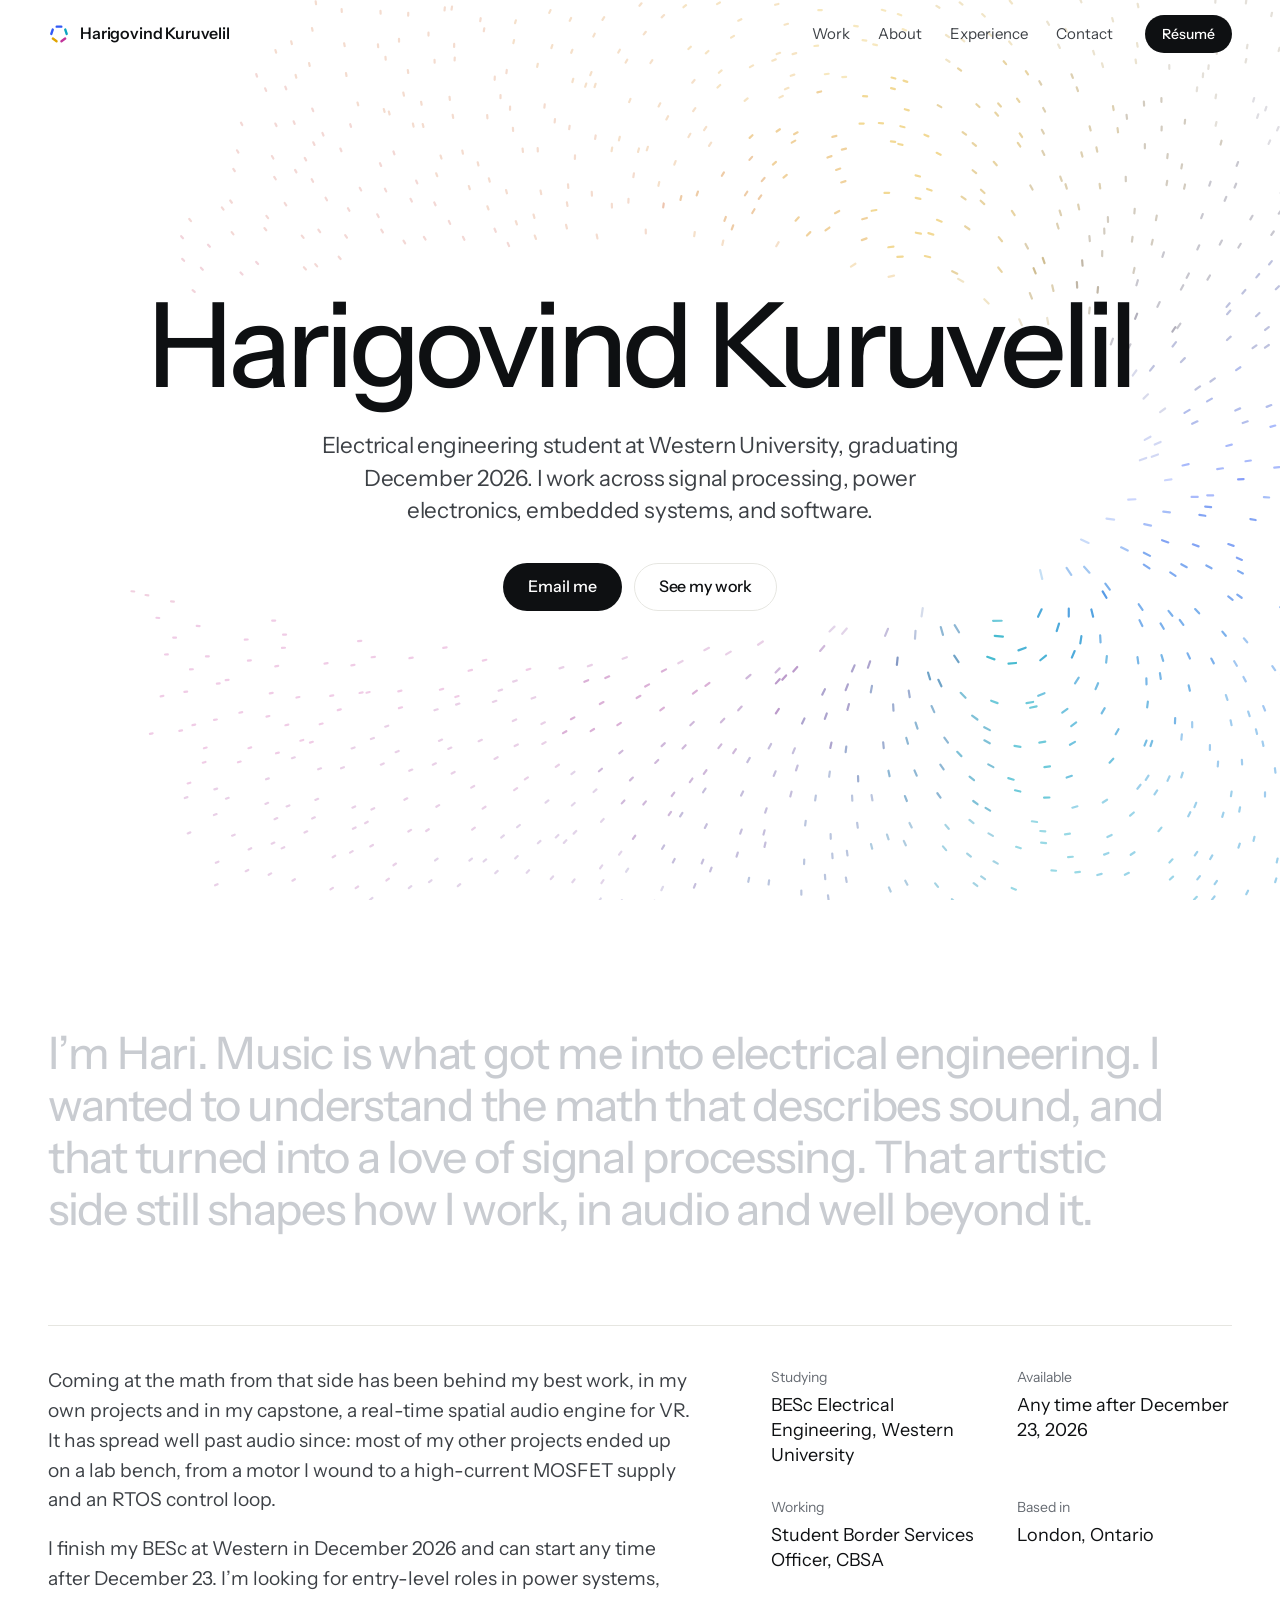
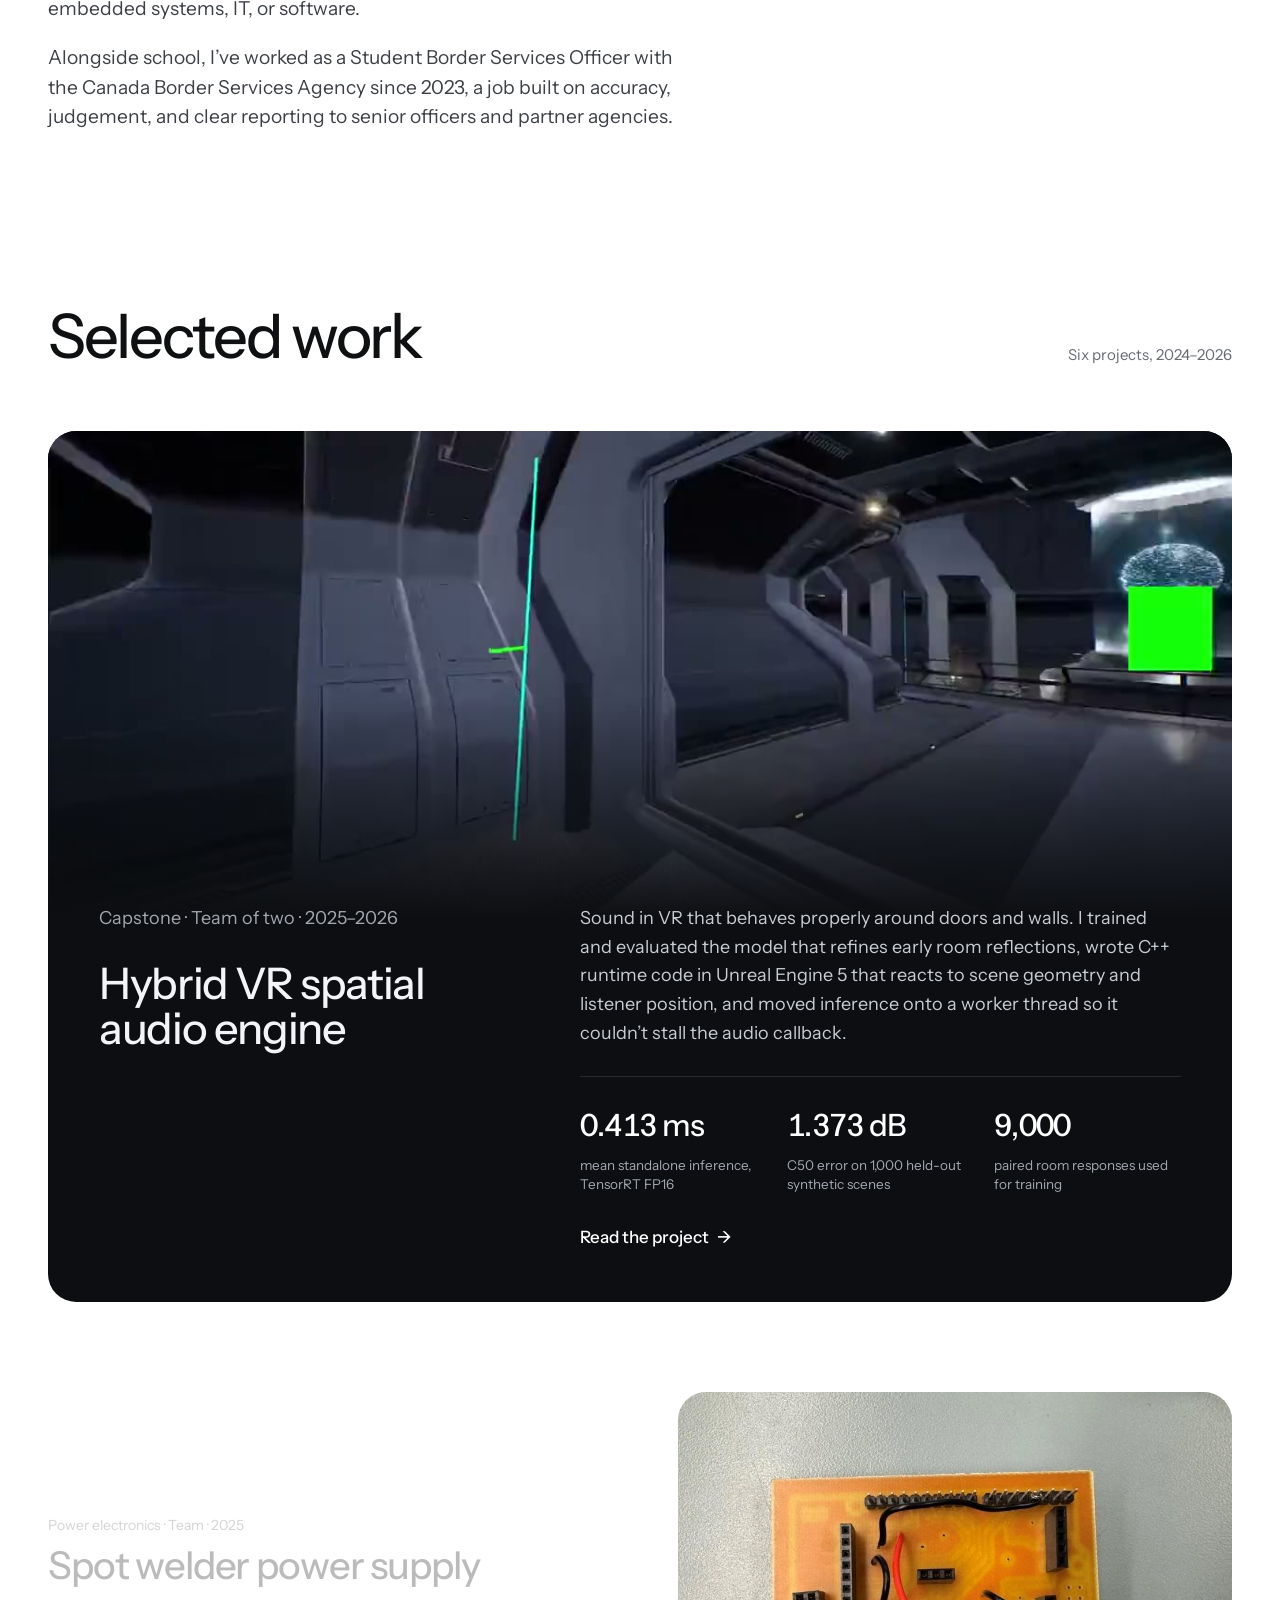
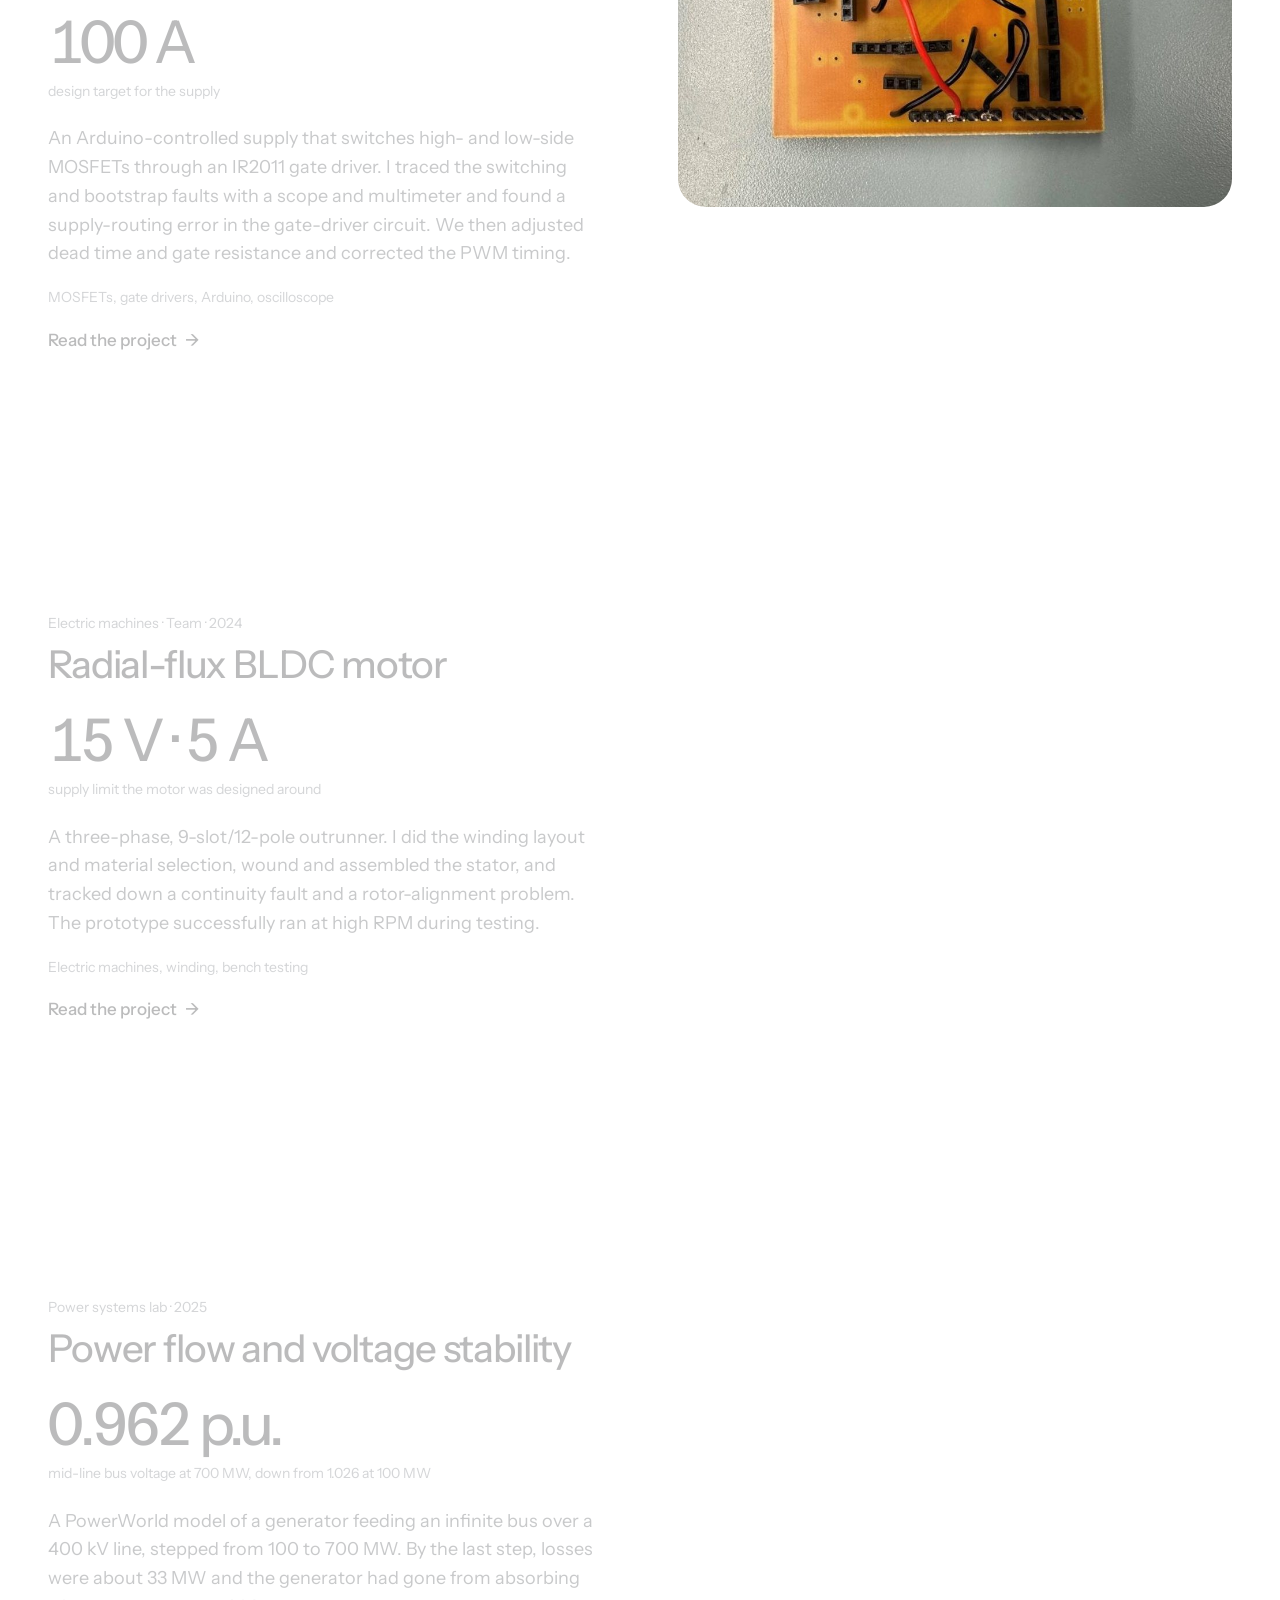
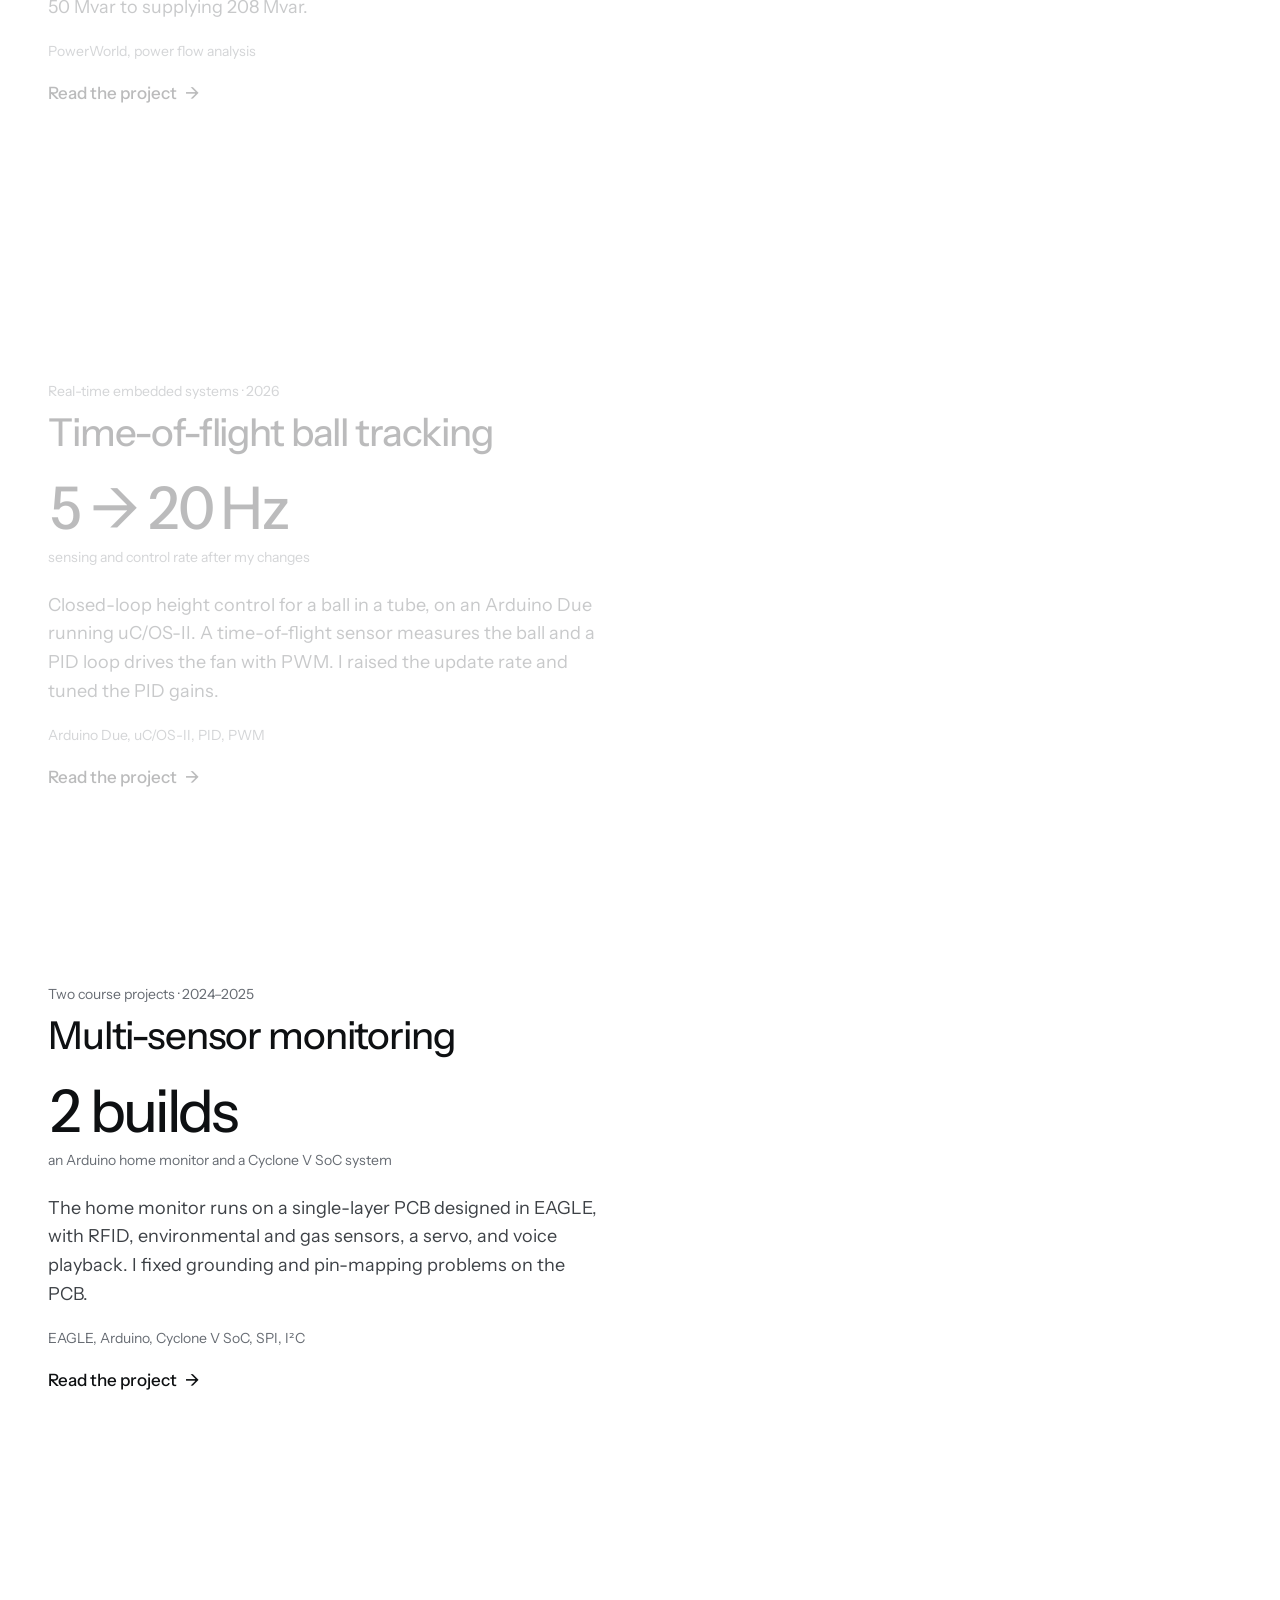
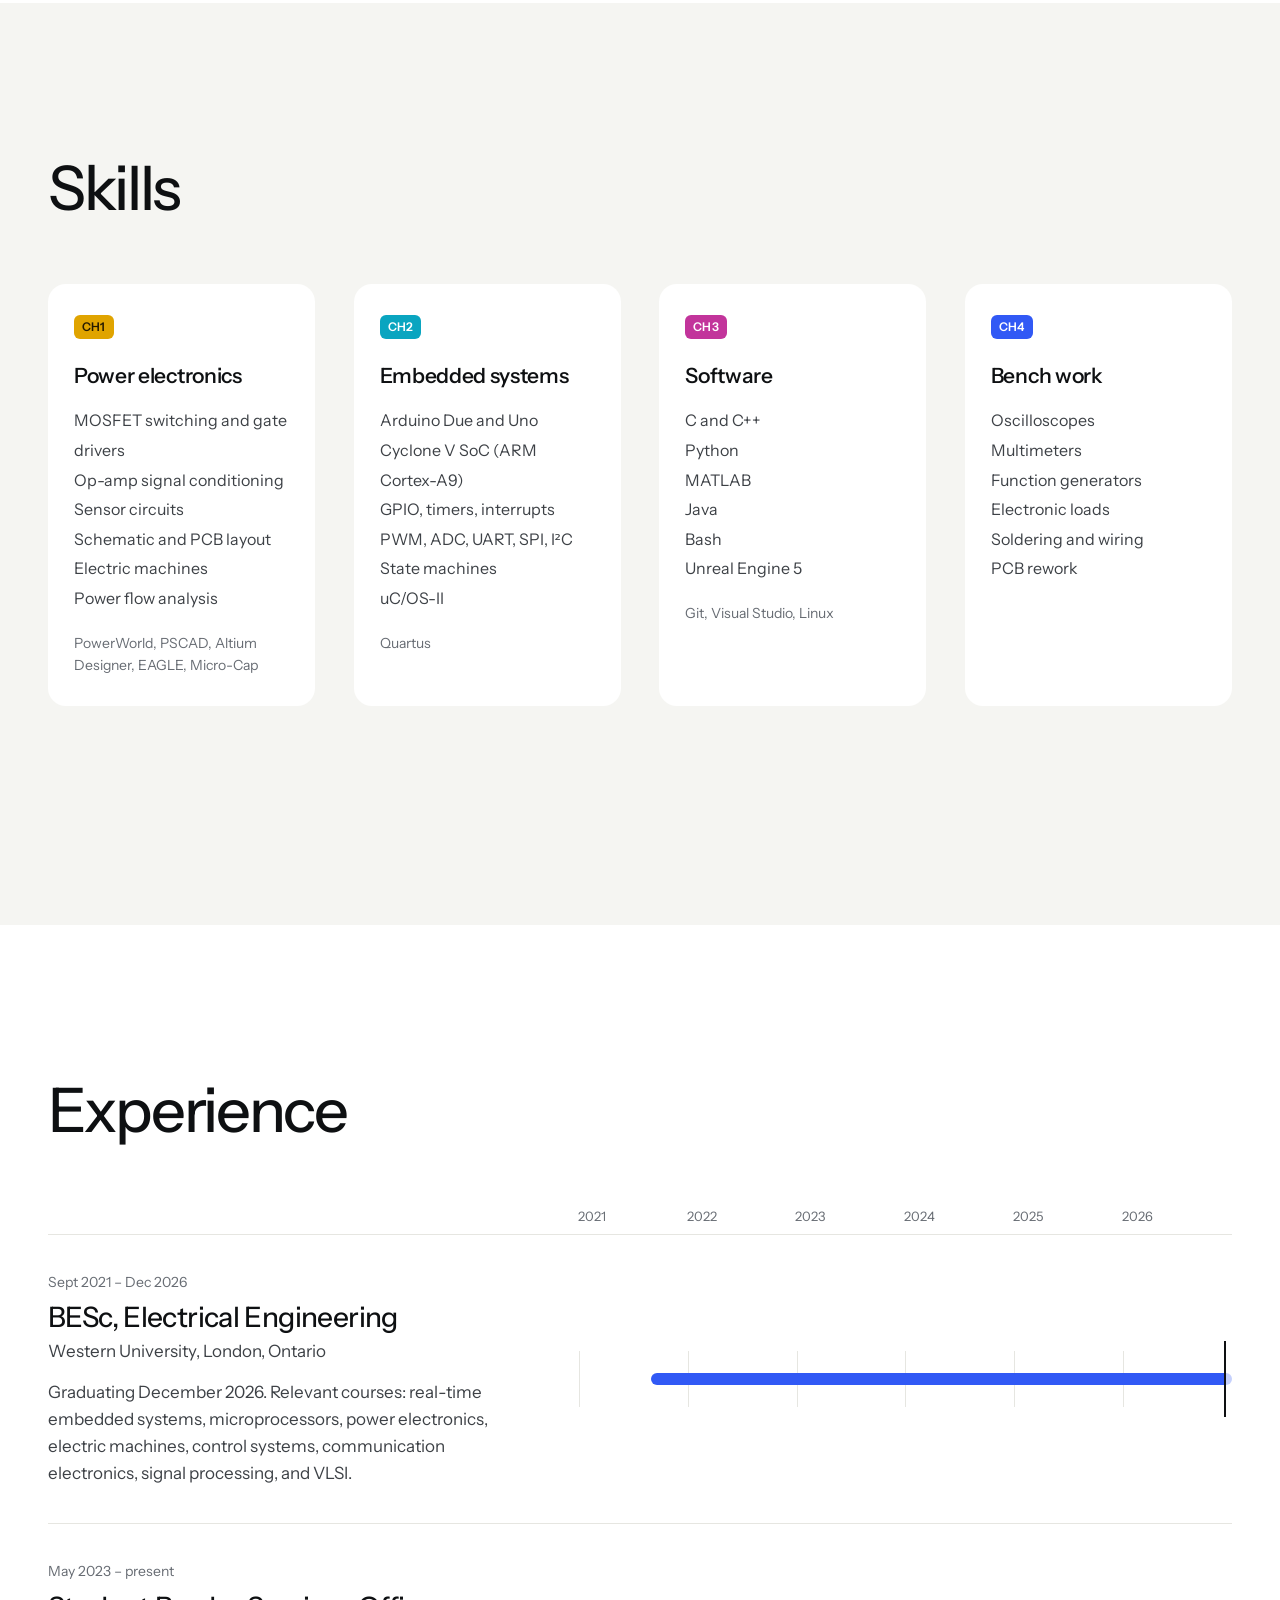
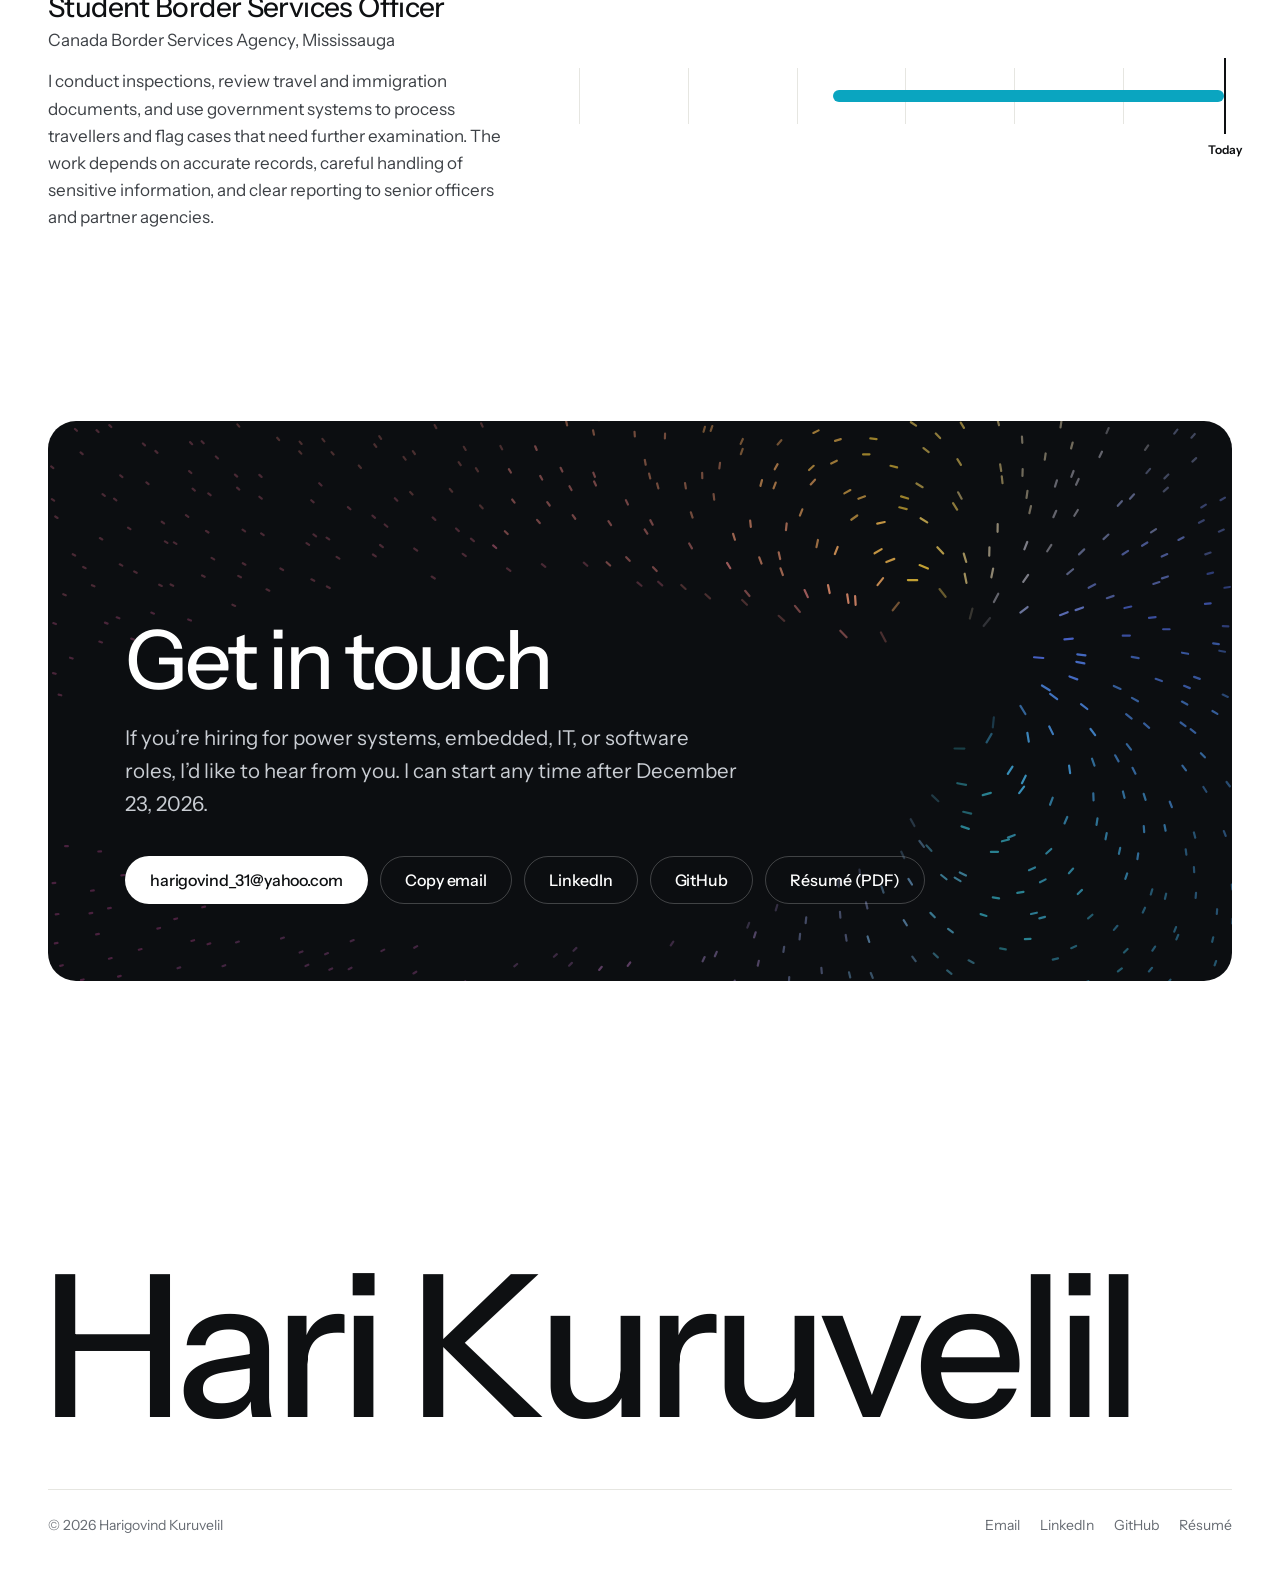
<file: index.html>
<!doctype html>
<html lang="en">
<head>
  <meta charset="utf-8">
  <meta name="viewport" content="width=device-width, initial-scale=1">
  <meta name="theme-color" content="#ffffff">
  <meta name="description" content="Harigovind (Hari) Kuruvelil, final-year electrical engineering student at Western University. Projects in power electronics, embedded systems, power systems, and real-time software.">
  <title>Harigovind Kuruvelil</title>
  <link rel="icon" type="image/svg+xml" href="assets/mark.svg">
  <link rel="preconnect" href="https://fonts.googleapis.com">
  <link rel="preconnect" href="https://fonts.gstatic.com" crossorigin>
  <link rel="stylesheet" href="https://fonts.googleapis.com/css2?family=Instrument+Sans:wght@400..700&display=swap">
  <link rel="stylesheet" href="styles.css?v=3">
  <script>document.documentElement.classList.add('js');</script>
  <script src="field.js?v=1" defer></script>
  <script src="main.js?v=1" defer></script>
</head>
<body>
  <a class="skip" href="#main">Skip to content</a>

  <header class="nav">
    <div class="wrap nav-in">
      <a class="brand" href="#top" aria-label="Harigovind Kuruvelil, back to top">
        <svg class="mark" viewBox="0 0 24 24" aria-hidden="true"><g stroke-width="2.6" stroke-linecap="round" fill="none"><path d="M9.5 4h5" stroke="#3159f5"/><path d="M18.84 7.15l1.54 4.76" stroke="#0aa5c0"/><path d="M18.73 17l-4.05 2.94" stroke="#c2349b"/><path d="M9.32 19.94L5.28 17" stroke="#e0a400"/><path d="M3.62 11.91l1.54-4.76" stroke="#3159f5"/></g></svg>
        <span>Harigovind Kuruvelil</span>
      </a>
      <nav class="links" aria-label="Sections">
        <a href="#work">Work</a>
        <a href="#about">About</a>
        <a href="#experience">Experience</a>
        <a href="#contact">Contact</a>
      </nav>
      <a class="btn btn-dark btn-sm" href="files/Harigovind_Kuruvelil_CV.pdf">Résumé</a>
    </div>
  </header>

  <main id="main">
    <section class="hero" id="top" data-field-area>
      <canvas class="field" data-field="light" data-mask=".hero-copy" aria-hidden="true"></canvas>
      <div class="hero-copy">
        <h1>Harigovind Kuruvelil</h1>
        <p class="hero-sub">Electrical engineering student at Western University, graduating December 2026. I work across signal processing, power electronics, embedded systems, and software.</p>
        <div class="hero-actions">
          <a class="btn btn-dark" href="mailto:harigovind_31@yahoo.com">Email me</a>
          <a class="btn btn-line" href="#work">See my work</a>
        </div>
      </div>
    </section>

    <section class="section about" id="about" aria-labelledby="about-title">
      <div class="wrap">
        <h2 class="sr-only" id="about-title">About me</h2>
        <p class="statement" data-highlight>I’m Hari. Music is what got me into electrical engineering. I wanted to understand the math that describes sound, and that turned into a love of signal processing. That artistic side still shapes how I work, in audio and well beyond it.</p>
        <div class="about-grid">
          <div class="about-text" data-reveal>
            <p>Coming at the math from that side has been behind my best work, in my own projects and in my capstone, a real-time spatial audio engine for VR. It has spread well past audio since: most of my other projects ended up on a lab bench, from a motor I wound to a high-current MOSFET supply and an RTOS control loop.</p>
            <p>I finish my BESc at Western in December 2026 and can start any time after December 23. I’m looking for entry-level roles in power systems, embedded systems, IT, or software.</p>
            <p>Alongside school, I’ve worked as a Student Border Services Officer with the Canada Border Services Agency since 2023, a job built on accuracy, judgement, and clear reporting to senior officers and partner agencies.</p>
          </div>
          <dl class="facts" data-reveal style="--d:1">
            <div><dt>Studying</dt><dd>BESc Electrical Engineering, Western University</dd></div>
            <div><dt>Available</dt><dd>Any time after December 23, 2026</dd></div>
            <div><dt>Working</dt><dd>Student Border Services Officer, CBSA</dd></div>
            <div><dt>Based in</dt><dd>London, Ontario</dd></div>
          </dl>
        </div>
      </div>
    </section>

    <section class="section work" id="work" aria-labelledby="work-title">
      <div class="wrap">
        <div class="section-head" data-reveal>
          <h2 class="h2" id="work-title">Selected work</h2>
          <p class="section-note">Six projects, 2024–2026</p>
        </div>

        <article class="feature" data-reveal>
          <a class="feature-media" href="projects/hybrid-vr-audio.html" tabindex="-1" aria-hidden="true">
            <video data-autoplay muted loop playsinline preload="none" width="1280" height="528" poster="assets/loops/capstone-loop.jpg"><source src="assets/loops/capstone-loop.mp4" type="video/mp4"></video>
          </a>
          <div class="feature-body">
            <div>
              <p class="meta">Capstone · Team of two · 2025–2026</p>
              <h3><a href="projects/hybrid-vr-audio.html">Hybrid VR spatial audio engine</a></h3>
            </div>
            <div>
              <p>Sound in VR that behaves properly around doors and walls. I trained and evaluated the model that refines early room reflections, wrote C++ runtime code in Unreal Engine 5 that reacts to scene geometry and listener position, and moved inference onto a worker thread so it couldn’t stall the audio callback.</p>
              <div class="stats">
                <div class="stat"><span class="num">0.413 ms</span><span class="lbl">mean standalone inference, TensorRT FP16</span></div>
                <div class="stat"><span class="num">1.373 dB</span><span class="lbl">C50 error on 1,000 held-out synthetic scenes</span></div>
                <div class="stat"><span class="num">9,000</span><span class="lbl">paired room responses used for training</span></div>
              </div>
              <a class="arrow" href="projects/hybrid-vr-audio.html">Read the project</a>
            </div>
          </div>
        </article>

        <div class="showcase">
          <div class="show-list">
            <article class="show-item" data-index="0">
              <img class="inline-media" src="assets/show/spot-welder.jpg" width="1200" height="900" alt="Oscilloscope showing the two gate-driver outputs" loading="lazy">
              <p class="meta">Power electronics · Team · 2025</p>
              <h3><a href="projects/spot-welder-power-supply.html">Spot welder power supply</a></h3>
              <p class="metric"><span class="num">100&nbsp;A</span><span class="lbl">design target for the supply</span></p>
              <p>An Arduino-controlled supply that switches high- and low-side MOSFETs through an IR2011 gate driver. I traced the switching and bootstrap faults with a scope and multimeter and found a supply-routing error in the gate-driver circuit. We then adjusted dead time and gate resistance and corrected the PWM timing.</p>
              <p class="tools">MOSFETs, gate drivers, Arduino, oscilloscope</p>
              <a class="arrow" href="projects/spot-welder-power-supply.html">Read the project</a>
            </article>
            <article class="show-item" data-index="1">
              <img class="inline-media" src="assets/show/bldc-motor.jpg" width="1200" height="900" alt="Hand holding the 3D-printed rotor with magnets around its inside edge" loading="lazy">
              <p class="meta">Electric machines · Team · 2024</p>
              <h3><a href="projects/bldc-motor.html">Radial-flux BLDC motor</a></h3>
              <p class="metric"><span class="num">15&nbsp;V · 5&nbsp;A</span><span class="lbl">supply limit the motor was designed around</span></p>
              <p>A three-phase, 9-slot/12-pole outrunner. I did the winding layout and material selection, wound and assembled the stator, and tracked down a continuity fault and a rotor-alignment problem. The prototype successfully ran at high RPM during testing.</p>
              <p class="tools">Electric machines, winding, bench testing</p>
              <a class="arrow" href="projects/bldc-motor.html">Read the project</a>
            </article>
            <article class="show-item" data-index="2">
              <div class="inline-media chart-media" aria-hidden="true"></div>
              <p class="meta">Power systems lab · 2025</p>
              <h3><a href="projects/power-flow.html">Power flow and voltage stability</a></h3>
              <p class="metric"><span class="num">0.962&nbsp;p.u.</span><span class="lbl">mid-line bus voltage at 700&nbsp;MW, down from 1.026 at 100&nbsp;MW</span></p>
              <p>A PowerWorld model of a generator feeding an infinite bus over a 400&nbsp;kV line, stepped from 100 to 700&nbsp;MW. By the last step, losses were about 33&nbsp;MW and the generator had gone from absorbing 50&nbsp;Mvar to supplying 208&nbsp;Mvar.</p>
              <p class="tools">PowerWorld, power flow analysis</p>
              <a class="arrow" href="projects/power-flow.html">Read the project</a>
            </article>
            <article class="show-item" data-index="3">
              <img class="inline-media" src="assets/show/tof.jpg" width="1200" height="900" alt="Controller board with a blue LCD showing setpoint, distance, and duty cycle" loading="lazy">
              <p class="meta">Real-time embedded systems · 2026</p>
              <h3><a href="projects/tof-tracking.html">Time-of-flight ball tracking</a></h3>
              <p class="metric"><span class="num">5 → 20&nbsp;Hz</span><span class="lbl">sensing and control rate after my changes</span></p>
              <p>Closed-loop height control for a ball in a tube, on an Arduino Due running uC/OS-II. A time-of-flight sensor measures the ball and a PID loop drives the fan with PWM. I raised the update rate and tuned the PID gains.</p>
              <p class="tools">Arduino Due, uC/OS-II, PID, PWM</p>
              <a class="arrow" href="projects/tof-tracking.html">Read the project</a>
            </article>
            <article class="show-item" data-index="4">
              <img class="inline-media" src="assets/show/home-monitor.jpg" width="960" height="720" alt="Single-layer PCB with red and black jumper wires" loading="lazy">
              <p class="meta">Two course projects · 2024–2025</p>
              <h3><a href="projects/multi-sensor-monitoring.html">Multi-sensor monitoring</a></h3>
              <p class="metric"><span class="num">2 builds</span><span class="lbl">an Arduino home monitor and a Cyclone V SoC system</span></p>
              <p>The home monitor runs on a single-layer PCB designed in EAGLE, with RFID, environmental and gas sensors, a servo, and voice playback. I fixed grounding and pin-mapping problems on the PCB.</p>
              <p class="tools">EAGLE, Arduino, Cyclone V SoC, SPI, I²C</p>
              <a class="arrow" href="projects/multi-sensor-monitoring.html">Read the project</a>
            </article>
          </div>

          <div class="show-media" aria-hidden="true">
            <div class="show-frame">
              <img class="m active" src="assets/show/spot-welder.jpg" width="1200" height="900" alt="" loading="lazy">
              <img class="m" src="assets/show/bldc-motor.jpg" width="1200" height="900" alt="" loading="lazy">
              <div class="m chart-media">
                <svg class="pf-chart" viewBox="0 0 600 450" aria-hidden="true">
            
            <text class="pf-title" x="40" y="58">Bus 2 voltage</text>
            <text class="pf-sub" x="40" y="82">p.u., as generator output rises</text>
            <g class="pf-grid"><line x1="72" x2="560" y1="131.5" y2="131.5"/><line x1="72" x2="560" y1="202.5" y2="202.5" stroke-dasharray="4 5"/><line x1="72" x2="560" y1="273.5" y2="273.5"/><line x1="72" x2="560" y1="344.5" y2="344.5"/></g>
            <g class="pf-axis"><text x="62" y="135.5" text-anchor="end">1.02</text><text x="62" y="206.5" text-anchor="end">1.00</text><text x="62" y="277.5" text-anchor="end">0.98</text><text x="62" y="348.5" text-anchor="end">0.96</text>
              <text x="72" y="408" text-anchor="middle">100</text><text x="153.3" y="408" text-anchor="middle">200</text><text x="234.7" y="408" text-anchor="middle">300</text><text x="316" y="408" text-anchor="middle">400</text><text x="397.3" y="408" text-anchor="middle">500</text><text x="478.7" y="408" text-anchor="middle">600</text><text x="560" y="408" text-anchor="middle">700</text>
              <text x="560" y="432" text-anchor="end">Generator output (MW)</text></g>
            <path class="pf-area" d="M72,109.4 L153.3,114.7 L234.7,130.8 L316,158.8 L397.3,200.2 L478.7,258.1 L560,337.9 L560,380 L72,380 Z"/>
            <path class="pf-line" pathLength="1" d="M72,109.4 L153.3,114.7 L234.7,130.8 L316,158.8 L397.3,200.2 L478.7,258.1 L560,337.9"/>
            <g class="pf-pts"><circle cx="72" cy="109.4" r="5"/><circle cx="153.3" cy="114.7" r="5"/><circle cx="234.7" cy="130.8" r="5"/><circle cx="316" cy="158.8" r="5"/><circle cx="397.3" cy="200.2" r="5"/><circle cx="478.7" cy="258.1" r="5"/><circle cx="560" cy="337.9" r="5"/></g>
            <text class="pf-label" x="80" y="96">1.026</text><text class="pf-label" x="552" y="322" text-anchor="end">0.962</text>
          </svg>
              </div>
              <img class="m" src="assets/show/tof.jpg" width="1200" height="900" alt="" loading="lazy">
              <img class="m" src="assets/show/home-monitor.jpg" width="960" height="720" alt="" loading="lazy">
            </div>
          </div>
        </div>

      </div>
    </section>

    <section class="section skills" id="skills" aria-labelledby="skills-title">
      <div class="wrap">
        <div class="section-head" data-reveal>
          <h2 class="h2" id="skills-title">Skills</h2>
        </div>
        <div class="skill-grid">
          <div class="skill" data-reveal>
            <span class="ch ch1" aria-hidden="true">CH1</span>
            <h3>Power electronics</h3>
            <ul><li>MOSFET switching and gate drivers</li><li>Op-amp signal conditioning</li><li>Sensor circuits</li><li>Schematic and PCB layout</li><li>Electric machines</li><li>Power flow analysis</li></ul>
            <p class="tools">PowerWorld, PSCAD, Altium Designer, EAGLE, Micro-Cap</p>
          </div>
          <div class="skill" data-reveal style="--d:1">
            <span class="ch ch2" aria-hidden="true">CH2</span>
            <h3>Embedded systems</h3>
            <ul><li>Arduino Due and Uno</li><li>Cyclone V SoC (ARM Cortex-A9)</li><li>GPIO, timers, interrupts</li><li>PWM, ADC, UART, SPI, I²C</li><li>State machines</li><li>uC/OS-II</li></ul>
            <p class="tools">Quartus</p>
          </div>
          <div class="skill" data-reveal style="--d:2">
            <span class="ch ch3" aria-hidden="true">CH3</span>
            <h3>Software</h3>
            <ul><li>C and C++</li><li>Python</li><li>MATLAB</li><li>Java</li><li>Bash</li><li>Unreal Engine 5</li></ul>
            <p class="tools">Git, Visual Studio, Linux</p>
          </div>
          <div class="skill" data-reveal style="--d:3">
            <span class="ch ch4" aria-hidden="true">CH4</span>
            <h3>Bench work</h3>
            <ul><li>Oscilloscopes</li><li>Multimeters</li><li>Function generators</li><li>Electronic loads</li><li>Soldering and wiring</li><li>PCB rework</li></ul>
          </div>
        </div>
        <p class="learning" data-reveal>Learning now: Cadence tools and planar fabrication, in coursework this term.</p>
      </div>
    </section>

    <section class="section experience" id="experience" aria-labelledby="experience-title">
      <div class="wrap">
        <div class="section-head" data-reveal>
          <h2 class="h2" id="experience-title">Experience</h2>
        </div>
        <div class="timeline" data-start="2021-01" data-end="2027-01" style="--now:96.5%">
          <div class="tl-axis" aria-hidden="true">
            <div></div>
            <div class="tl-years"><span style="--x:0%">2021</span><span style="--x:16.667%">2022</span><span style="--x:33.333%">2023</span><span style="--x:50%">2024</span><span style="--x:66.667%">2025</span><span style="--x:83.333%">2026</span></div>
          </div>
          <article class="tl-row" data-reveal>
            <div class="tl-text">
              <p class="meta">Sept 2021 – Dec 2026</p>
              <h3>BESc, Electrical Engineering</h3>
              <p class="org">Western University, London, Ontario</p>
              <p>Graduating December 2026. Relevant courses: real-time embedded systems, microprocessors, power electronics, electric machines, control systems, communication electronics, signal processing, and VLSI.</p>
            </div>
            <div class="tl-track" aria-hidden="true"><span class="tl-bar" data-from="2021-09" data-to="2027-01" style="--s:11.111%;--e:100%;--c:var(--ch4);--split:96.1%"></span><span class="tl-now"></span></div>
          </article>
          <article class="tl-row" data-reveal>
            <div class="tl-text">
              <p class="meta">May 2023 – present</p>
              <h3>Student Border Services Officer</h3>
              <p class="org">Canada Border Services Agency, Mississauga</p>
              <p>I conduct inspections, review travel and immigration documents, and use government systems to process travellers and flag cases that need further examination. The work depends on accurate records, careful handling of sensitive information, and clear reporting to senior officers and partner agencies.</p>
            </div>
            <div class="tl-track" aria-hidden="true"><span class="tl-bar" data-from="2023-05" data-to="now" style="--s:38.889%;--e:96.5%;--c:var(--ch2)"></span><span class="tl-now"></span></div>
          </article>
        </div>
      </div>
    </section>

    <section class="section contact" id="contact" aria-labelledby="contact-title">
      <div class="wrap">
        <div class="contact-card" data-field-area data-reveal>
          <canvas class="field" data-field="dark" data-mask=".contact-copy" aria-hidden="true"></canvas>
          <div class="contact-copy">
            <h2 class="h2" id="contact-title">Get in touch</h2>
            <p>If you’re hiring for power systems, embedded, IT, or software roles, I’d like to hear from you. I can start any time after December 23, 2026.</p>
            <div class="contact-actions">
              <a class="btn btn-light" href="mailto:harigovind_31@yahoo.com">harigovind_31@yahoo.com</a>
              <button class="btn btn-ghost copy" type="button" data-copy="harigovind_31@yahoo.com">Copy email</button>
              <a class="btn btn-ghost" href="https://www.linkedin.com/in/harigovind-kuruvelil-943b292b0">LinkedIn</a>
              <a class="btn btn-ghost" href="https://github.com/harikuruvelil">GitHub</a>
              <a class="btn btn-ghost" href="files/Harigovind_Kuruvelil_CV.pdf">Résumé (PDF)</a>
            </div>
          </div>
        </div>
      </div>
    </section>
  </main>

  <footer class="footer">
    <div class="wrap">
      <p class="wordmark" aria-hidden="true"><span style="--i:0">H</span><span style="--i:1">a</span><span style="--i:2">r</span><span style="--i:3">i</span><span style="--i:4">&nbsp;</span><span style="--i:5">K</span><span style="--i:6">u</span><span style="--i:7">r</span><span style="--i:8">u</span><span style="--i:9">v</span><span style="--i:10">e</span><span style="--i:11">l</span><span style="--i:12">i</span><span style="--i:13">l</span></p>
      <div class="foot-row">
        <p>© <span id="year">2026</span> Harigovind Kuruvelil</p>
        <p class="foot-links"><a href="mailto:harigovind_31@yahoo.com">Email</a><a href="https://www.linkedin.com/in/harigovind-kuruvelil-943b292b0">LinkedIn</a><a href="https://github.com/harikuruvelil">GitHub</a><a href="files/Harigovind_Kuruvelil_CV.pdf">Résumé</a></p>
      </div>
    </div>
  </footer>
</body>
</html>
</file>
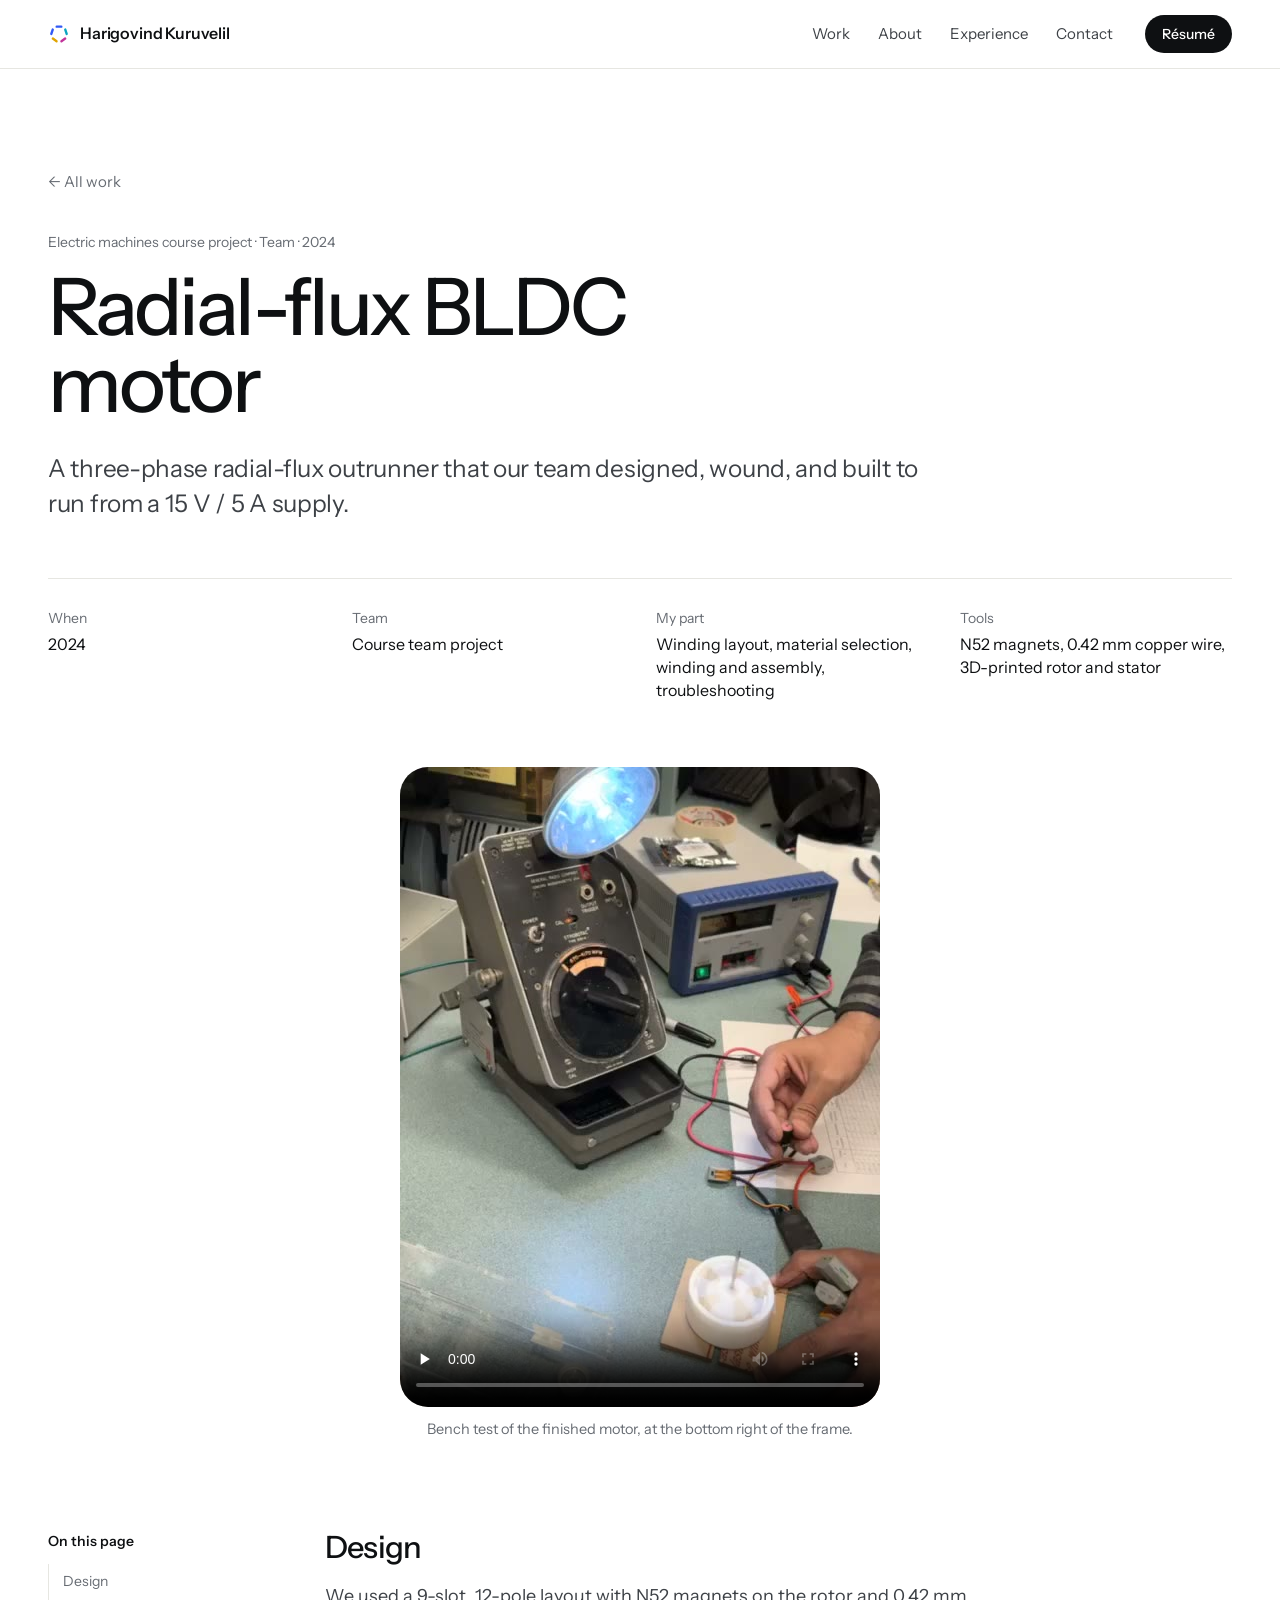
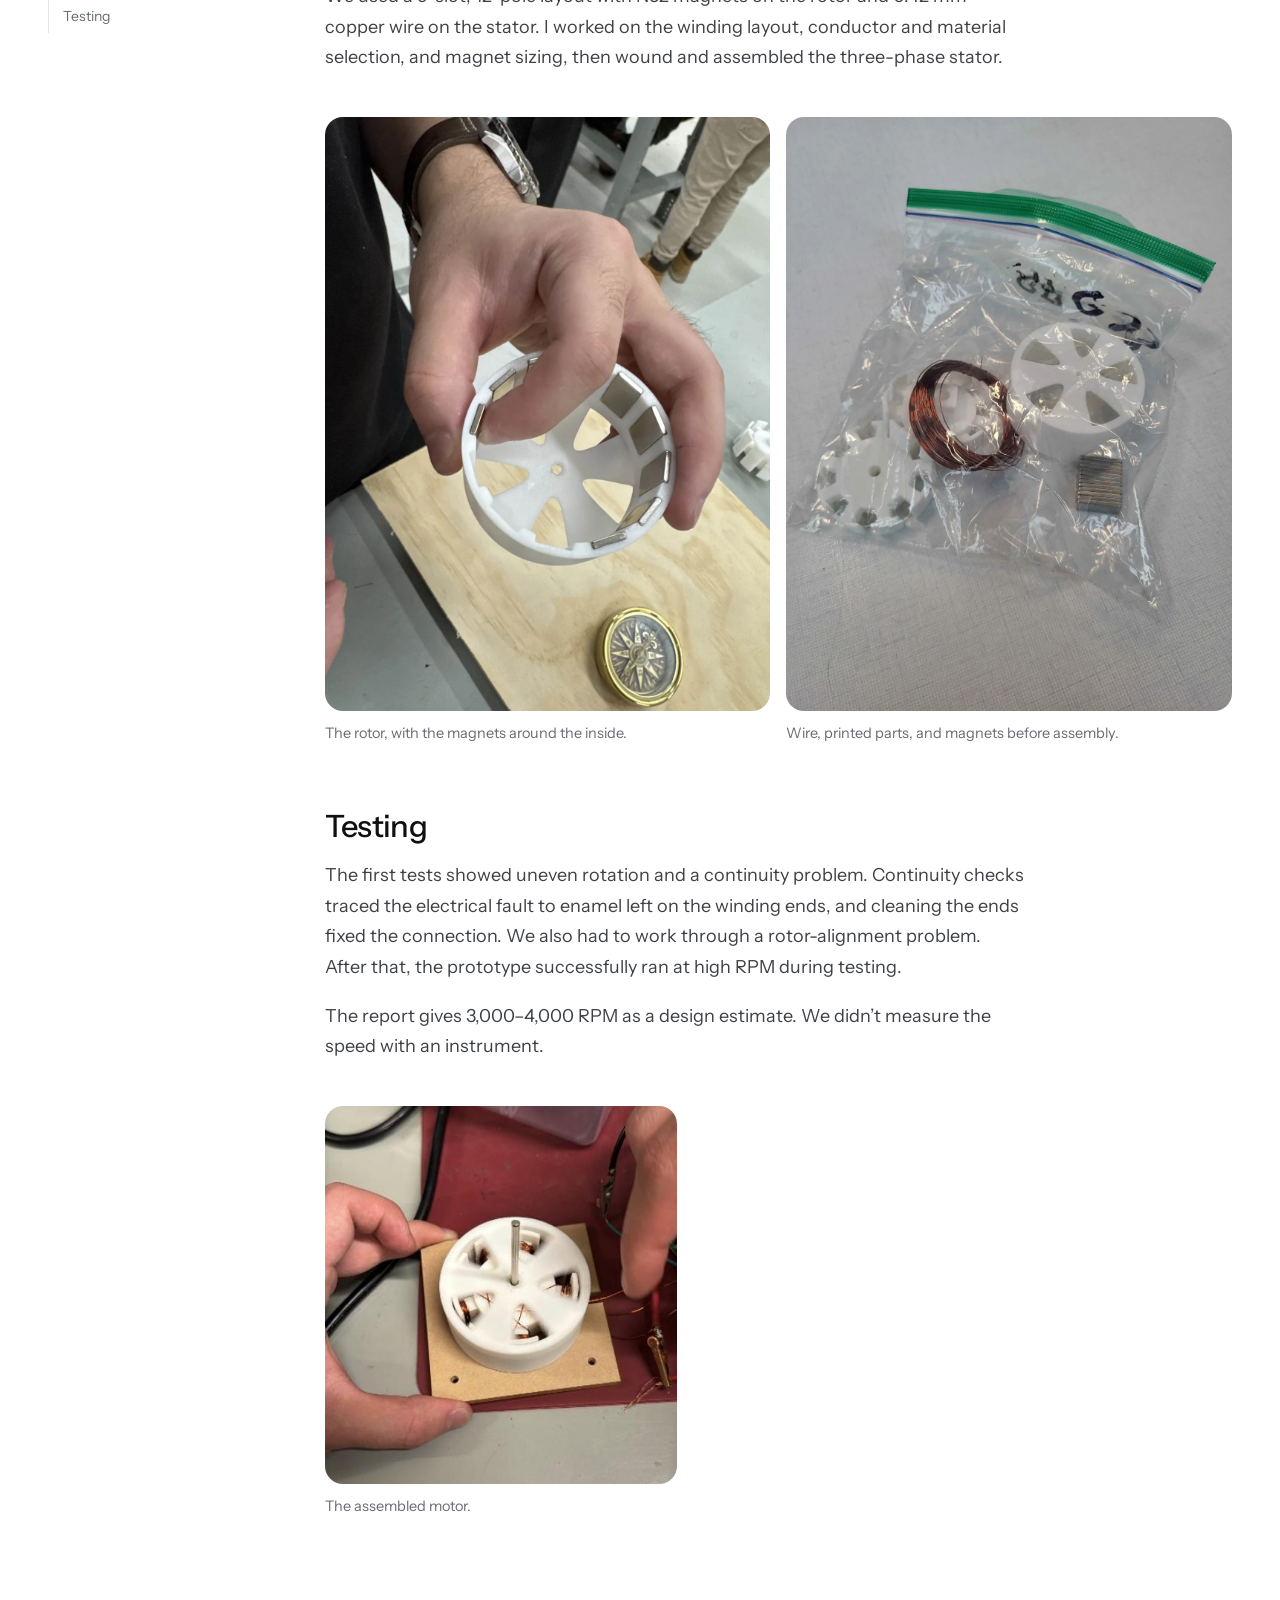
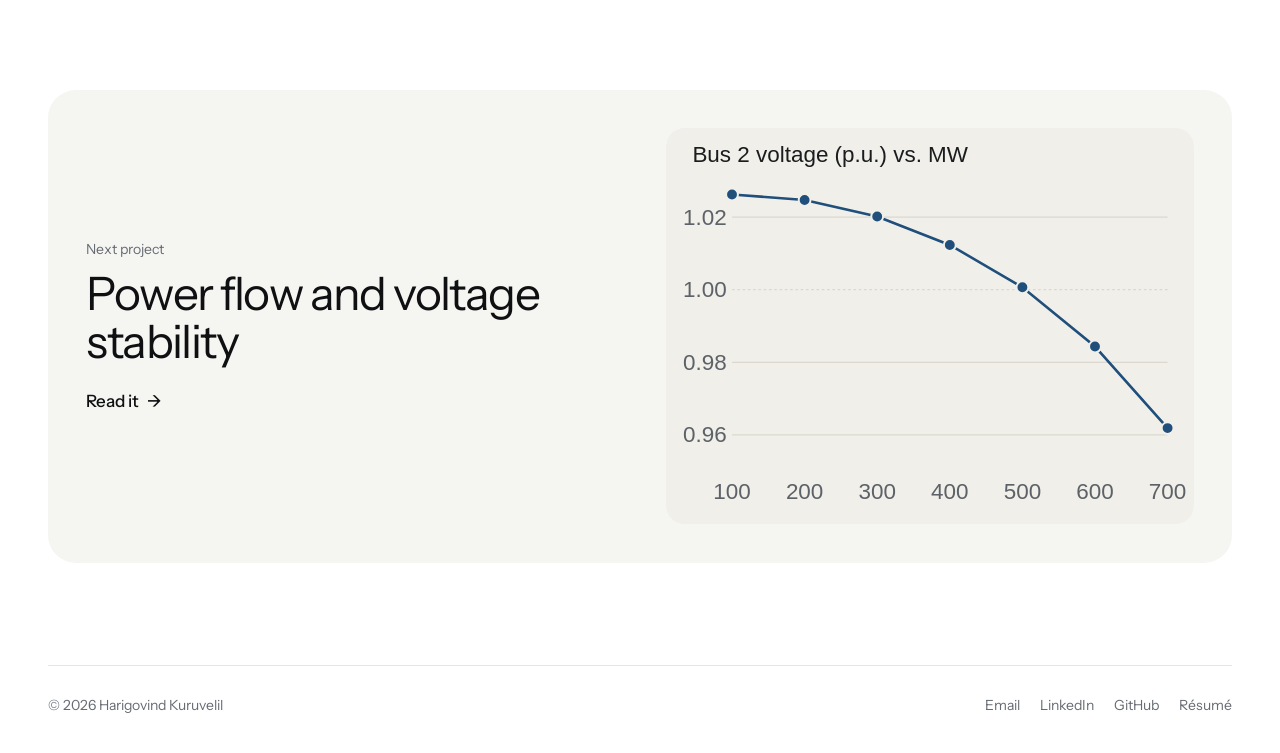
<file: projects/bldc-motor.html>
<!doctype html>
<html lang="en">
<head>
  <meta charset="utf-8">
  <meta name="viewport" content="width=device-width, initial-scale=1">
  <meta name="theme-color" content="#ffffff">
  <meta name="description" content="A three-phase radial-flux outrunner that our team designed, wound, and built to run from a 15 V / 5 A supply.">
  <title>Radial-flux BLDC motor · Harigovind Kuruvelil</title>
  <link rel="icon" type="image/svg+xml" href="../assets/mark.svg">
  <link rel="preconnect" href="https://fonts.googleapis.com">
  <link rel="preconnect" href="https://fonts.gstatic.com" crossorigin>
  <link rel="stylesheet" href="https://fonts.googleapis.com/css2?family=Instrument+Sans:wght@400..700&display=swap">
  <link rel="stylesheet" href="../styles.css?v=3">
  <script>document.documentElement.classList.add('js');</script>
  <script src="../main.js?v=1" defer></script>
</head>
<body>
  <a class="skip" href="#main">Skip to content</a>
  <div class="progress" aria-hidden="true"><span></span></div>
  <header class="nav solid"><div class="wrap nav-in"><a class="brand" href="../index.html" aria-label="Harigovind Kuruvelil, home"><svg class="mark" viewBox="0 0 24 24" aria-hidden="true"><g stroke-width="2.6" stroke-linecap="round" fill="none"><path d="M9.5 4h5" stroke="#3159f5"/><path d="M18.84 7.15l1.54 4.76" stroke="#0aa5c0"/><path d="M18.73 17l-4.05 2.94" stroke="#c2349b"/><path d="M9.32 19.94L5.28 17" stroke="#e0a400"/><path d="M3.62 11.91l1.54-4.76" stroke="#3159f5"/></g></svg><span>Harigovind Kuruvelil</span></a><nav class="links" aria-label="Site"><a href="../index.html#work">Work</a><a href="../index.html#about">About</a><a href="../index.html#experience">Experience</a><a href="../index.html#contact">Contact</a></nav><a class="btn btn-dark btn-sm" href="../files/Harigovind_Kuruvelil_CV.pdf">Résumé</a></div></header>
  <main id="main">
    <div class="wrap">
      <header class="p-head">
        <a class="back" href="../index.html#work">← All work</a>
        <p class="meta">Electric machines course project · Team · 2024</p>
        <h1>Radial-flux BLDC motor</h1>
        <p class="p-lead">A three-phase radial-flux outrunner that our team designed, wound, and built to run from a 15&nbsp;V / 5&nbsp;A supply.</p>
        <dl class="p-facts"><div><dt>When</dt><dd>2024</dd></div><div><dt>Team</dt><dd>Course team project</dd></div><div><dt>My part</dt><dd>Winding layout, material selection, winding and assembly, troubleshooting</dd></div><div><dt>Tools</dt><dd>N52 magnets, 0.42 mm copper wire, 3D-printed rotor and stator</dd></div></dl>
      </header>
      <figure class="p-hero tall" data-reveal><video controls playsinline preload="none" width="480" height="640" poster="../assets/bldc-motor-demo-poster.jpg" aria-label="Bench test of the motor on its wooden test board"><source src="../assets/bldc-motor-demo.mp4" type="video/mp4"></video><figcaption>Bench test of the finished motor, at the bottom right of the frame.</figcaption></figure>
      <div class="p-body">
        <nav class="toc" aria-label="On this page"><p>On this page</p><a href="#design">Design</a><a href="#testing">Testing</a></nav>
        <article class="prose">
          <h2 id="design">Design</h2>
          <p>We used a 9-slot, 12-pole layout with N52 magnets on the rotor and 0.42&nbsp;mm copper wire on the stator. I worked on the winding layout, conductor and material selection, and magnet sizing, then wound and assembled the three-phase stator.</p>
          <div class="pair"><figure class="" data-reveal><img src="../assets/bldc-rotor-magnets.webp" width="1200" height="1600" alt="Hand holding the 3D-printed rotor with magnets around its inside edge" loading="lazy"><figcaption>The rotor, with the magnets around the inside.</figcaption></figure><figure class="" data-reveal><img src="../assets/bldc-build-parts.webp" width="1200" height="1600" alt="Bag of parts: copper winding wire, printed rotor and stator pieces, and magnets" loading="lazy"><figcaption>Wire, printed parts, and magnets before assembly.</figcaption></figure></div>
          <h2 id="testing">Testing</h2>
          <p>The first tests showed uneven rotation and a continuity problem. Continuity checks traced the electrical fault to enamel left on the winding ends, and cleaning the ends fixed the connection. We also had to work through a rotor-alignment problem. After that, the prototype successfully ran at high RPM during testing.</p>
          <p>The report gives 3,000–4,000&nbsp;RPM as a design estimate. We didn’t measure the speed with an instrument.</p>
          <figure class="small" data-reveal><img src="../assets/bldc-motor.jpeg" width="466" height="501" alt="The assembled motor on its test board" loading="lazy"><figcaption>The assembled motor.</figcaption></figure>
        </article>
      </div>
      <nav class="next" aria-label="Next project">
        <a class="next-card" href="power-flow.html">
          <div><p class="meta">Next project</p><span class="title">Power flow and voltage stability</span><span class="arrow">Read it</span></div>
          <div class="img"><img src="../assets/thumbs/power-flow.svg" width="800" height="600" alt="" loading="lazy"></div>
        </a>
      </nav>
      <footer class="foot-row mini-footer"><p>© <span id="year">2026</span> Harigovind Kuruvelil</p><p class="foot-links"><a href="mailto:harigovind_31@yahoo.com">Email</a><a href="https://www.linkedin.com/in/harigovind-kuruvelil-943b292b0">LinkedIn</a><a href="https://github.com/harikuruvelil">GitHub</a><a href="../files/Harigovind_Kuruvelil_CV.pdf">Résumé</a></p></footer>
    </div>
  </main>
</body>
</html>
</file>
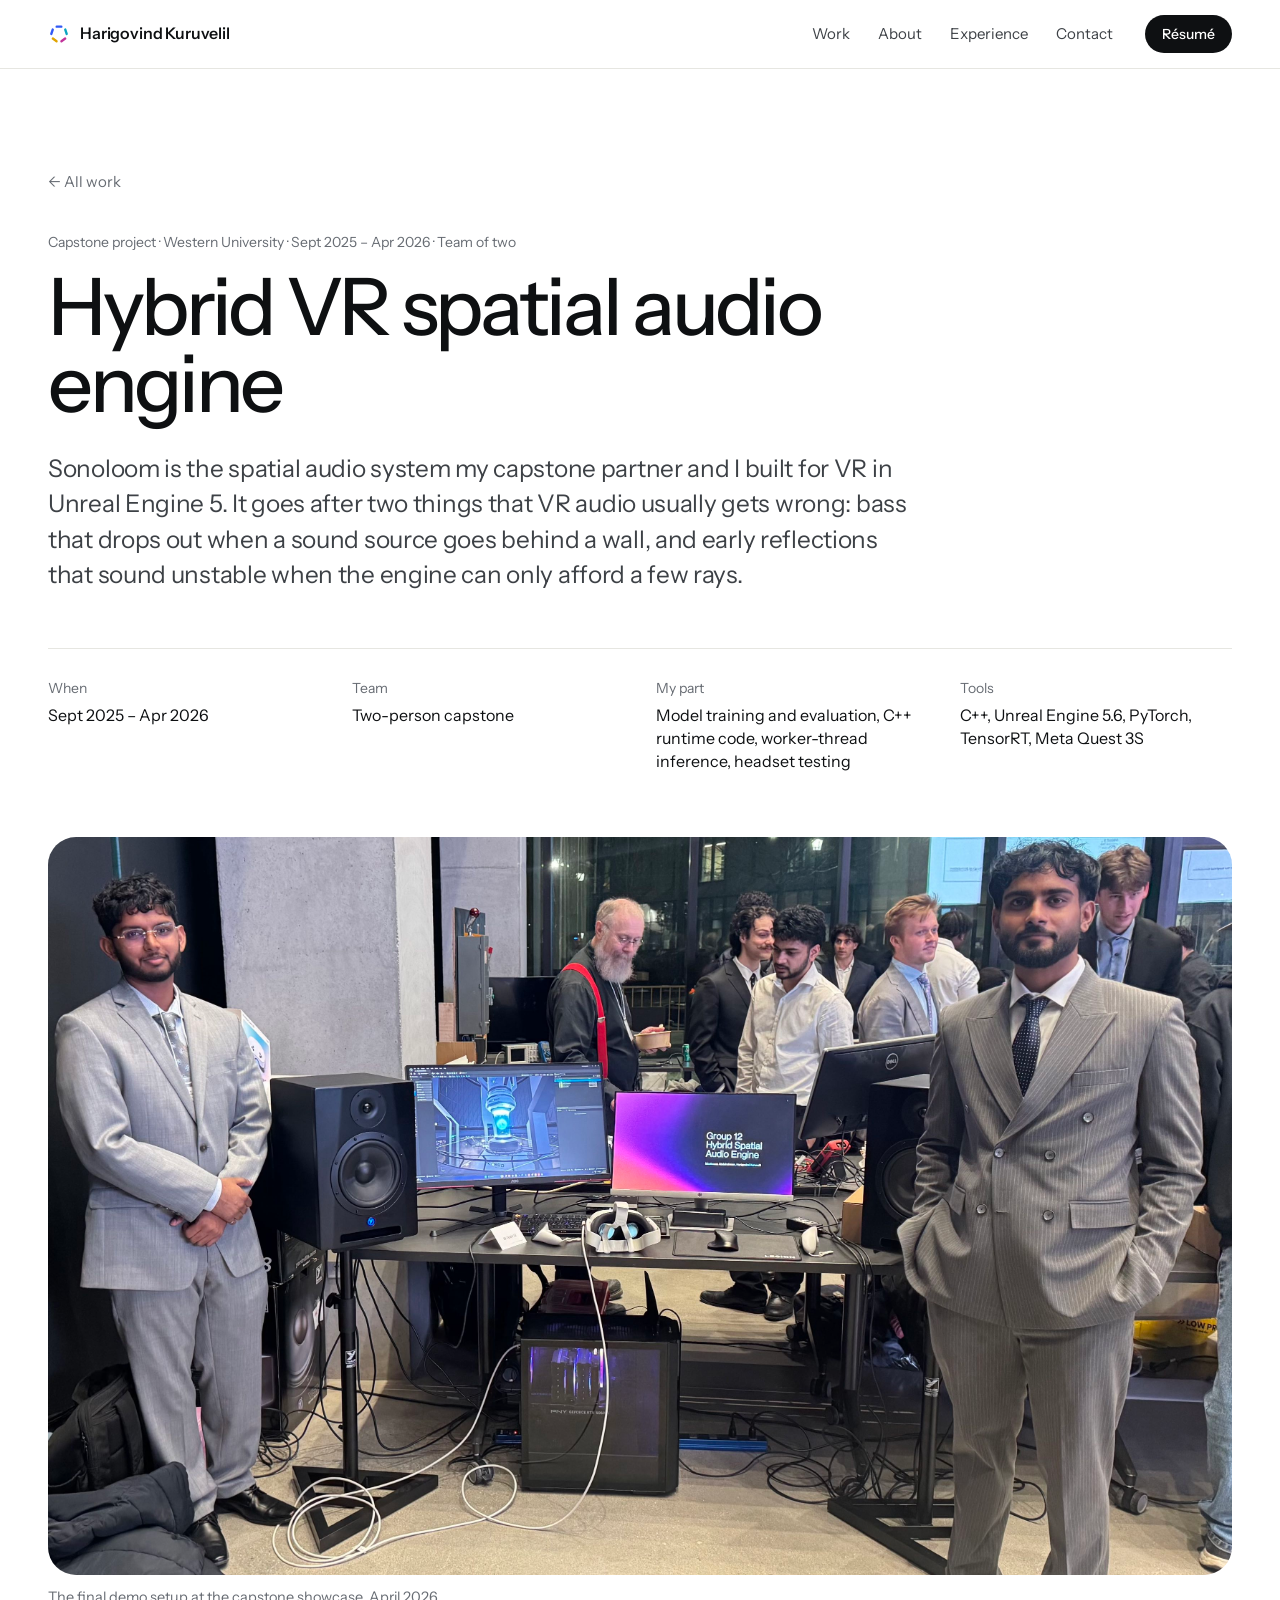
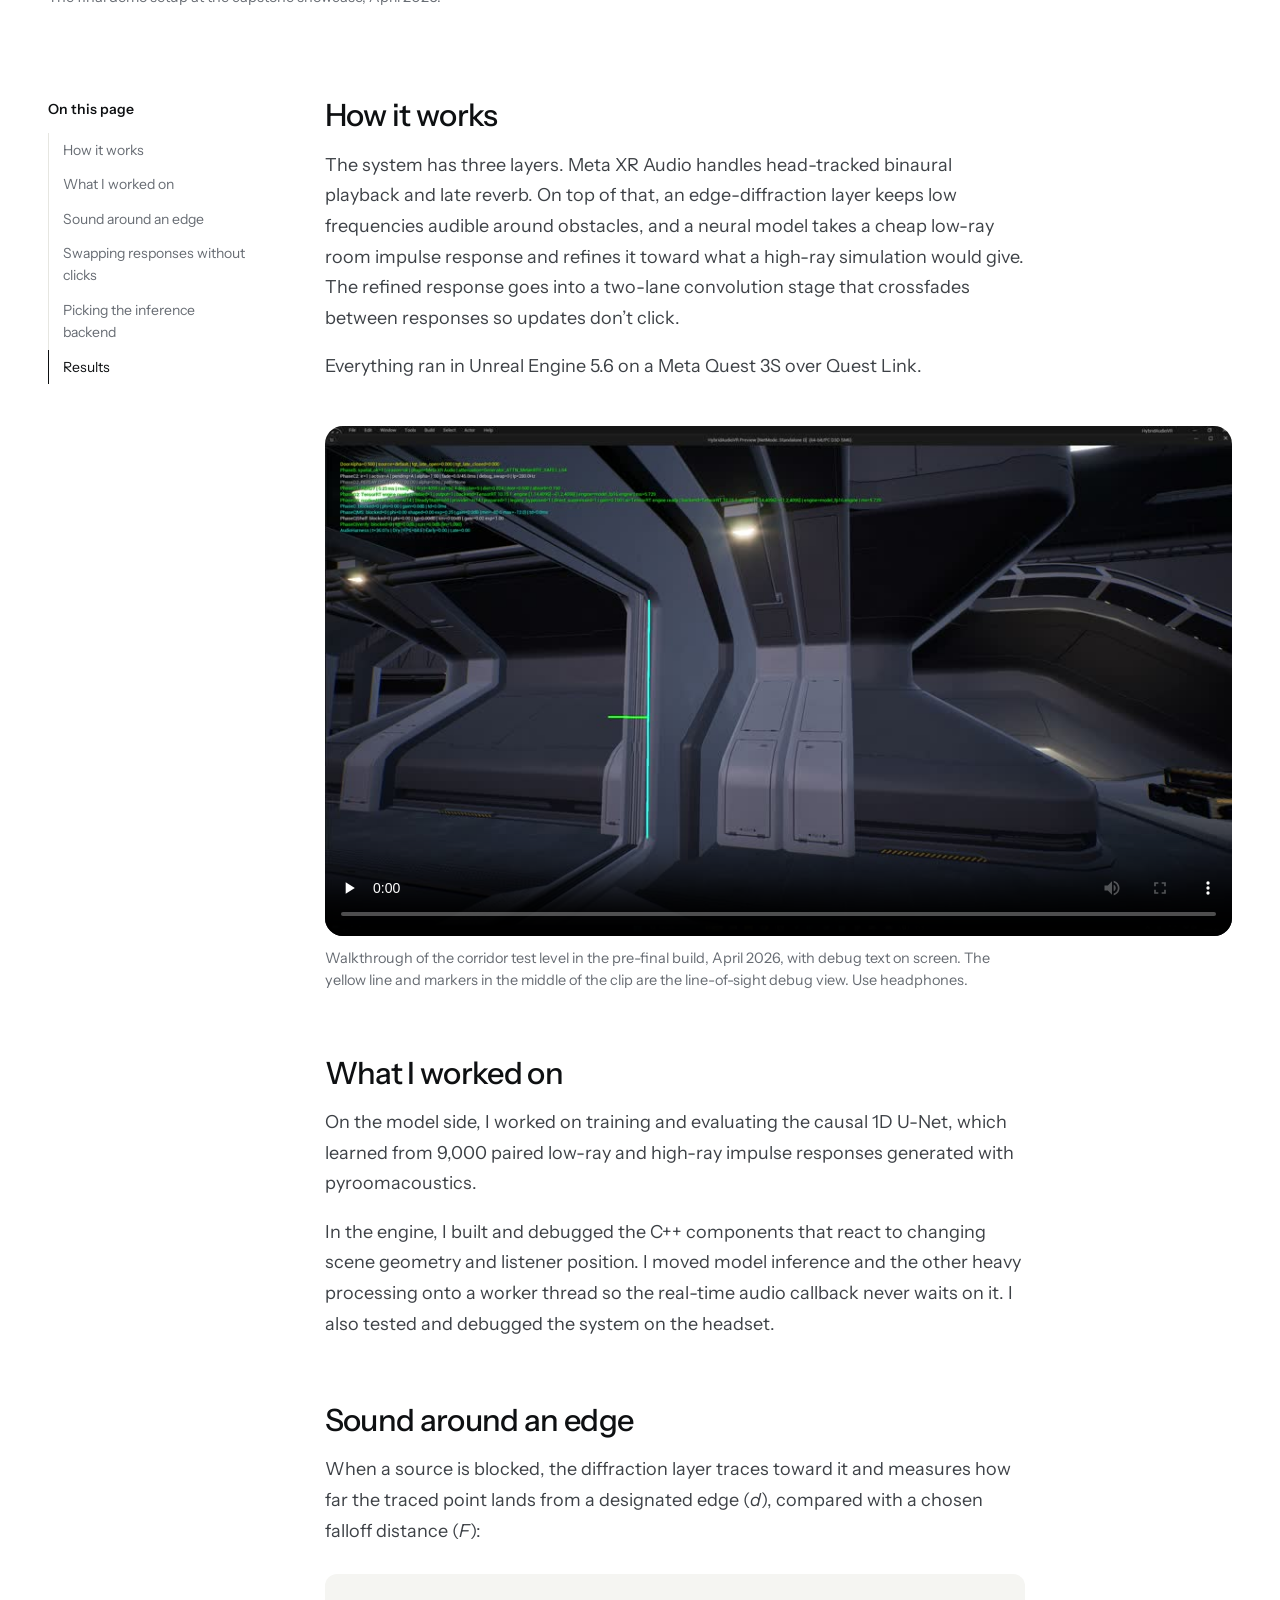
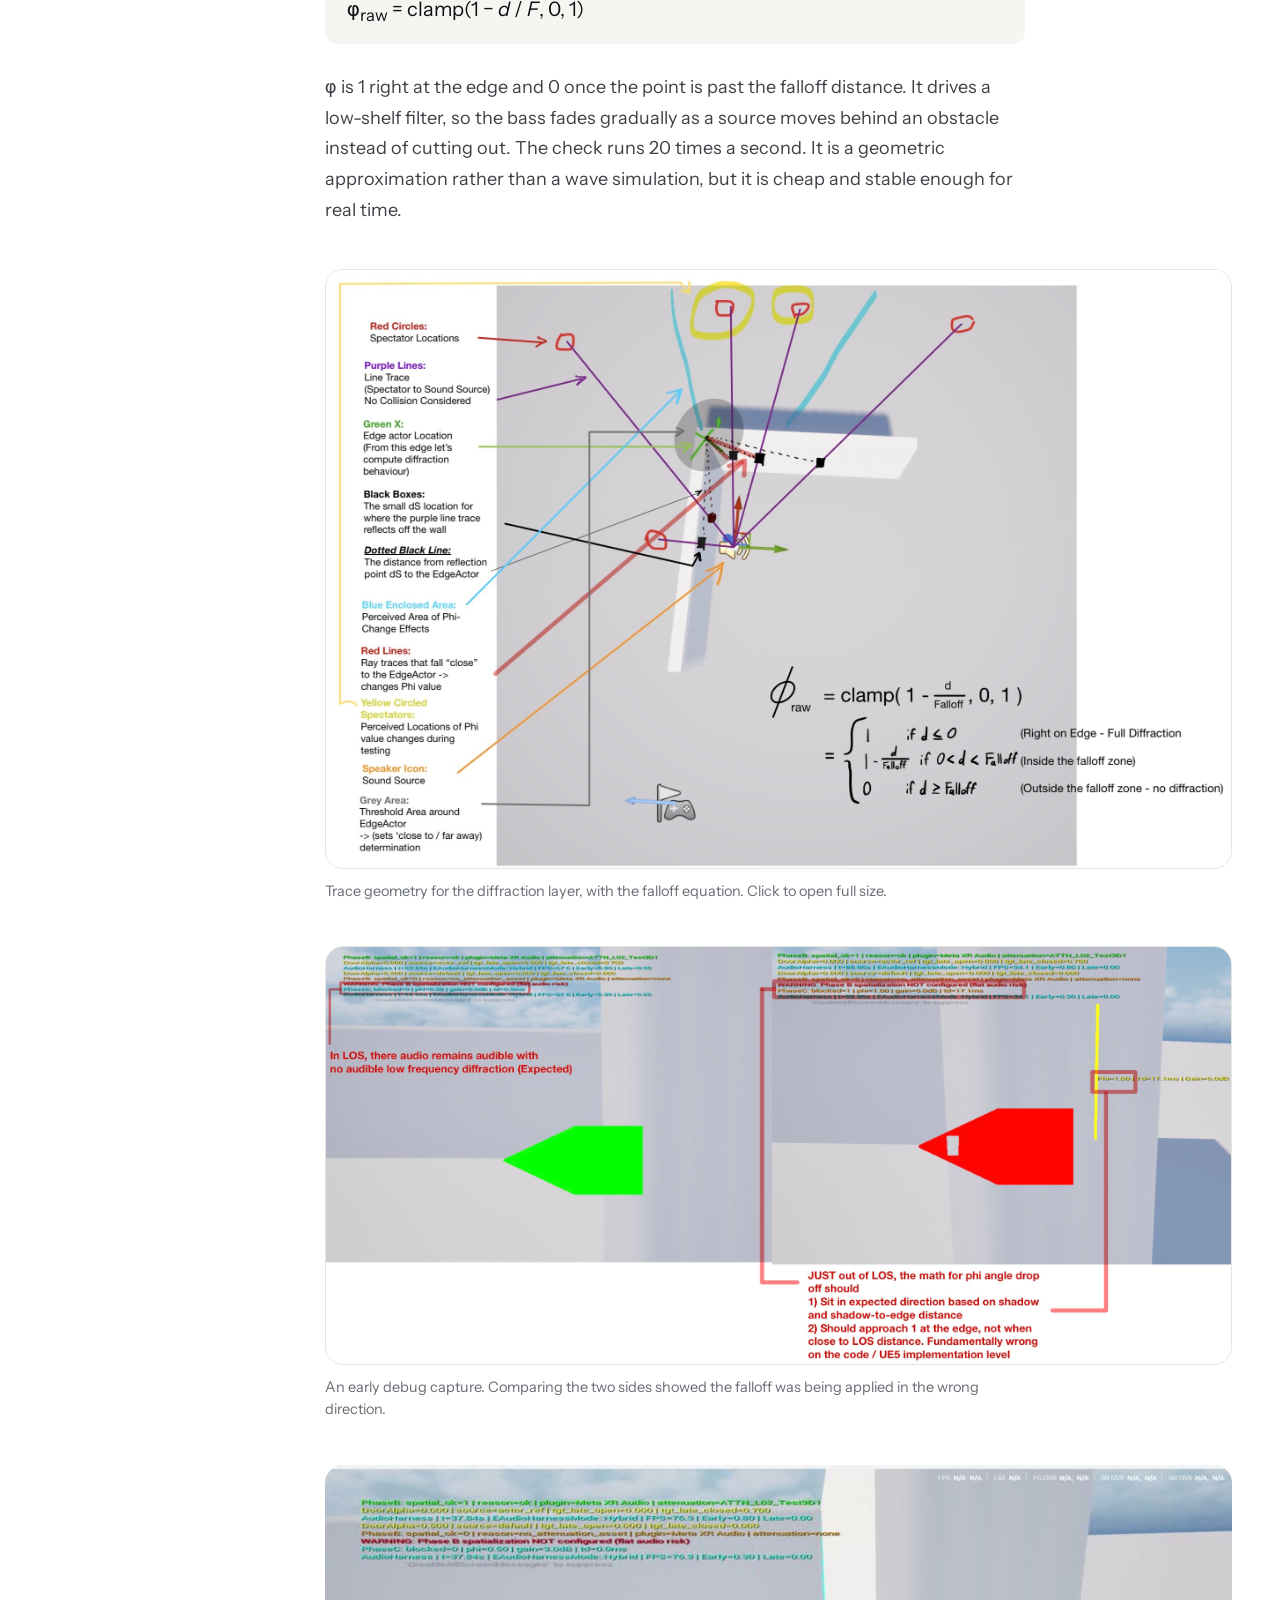
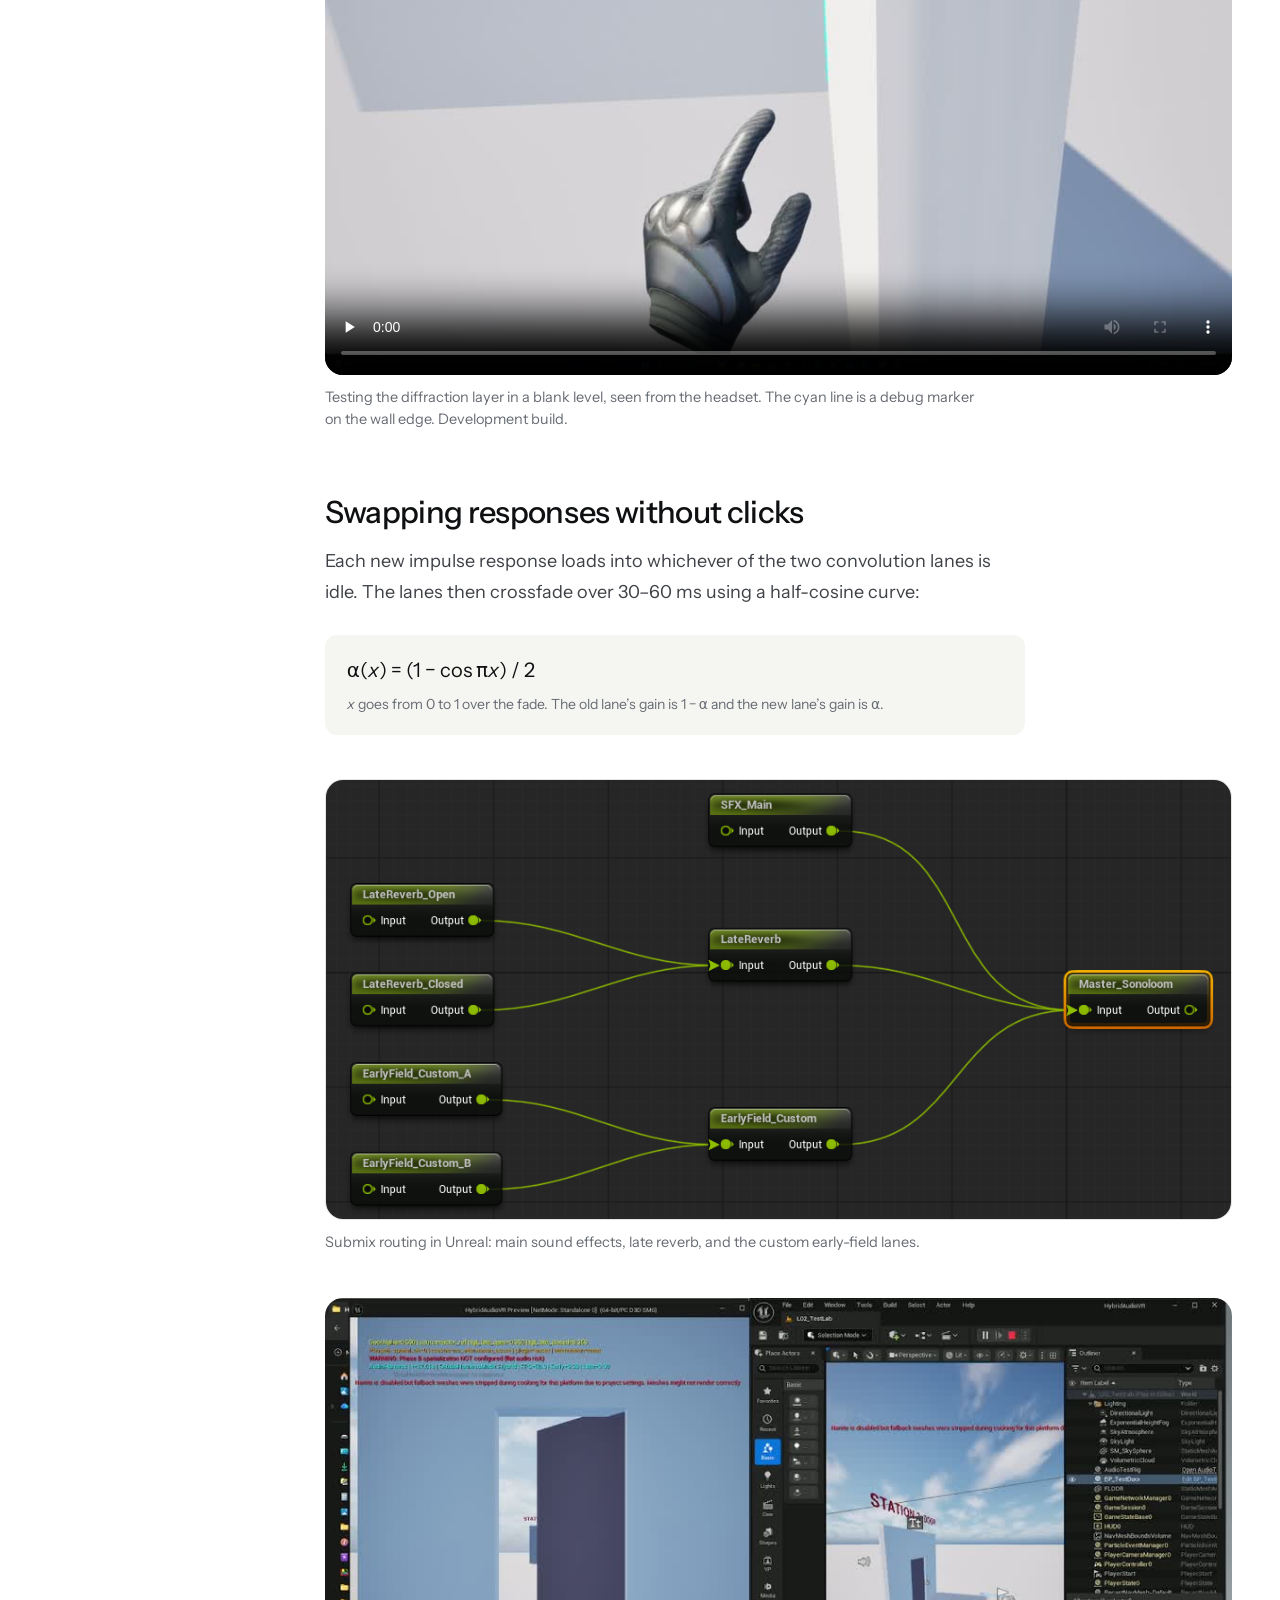
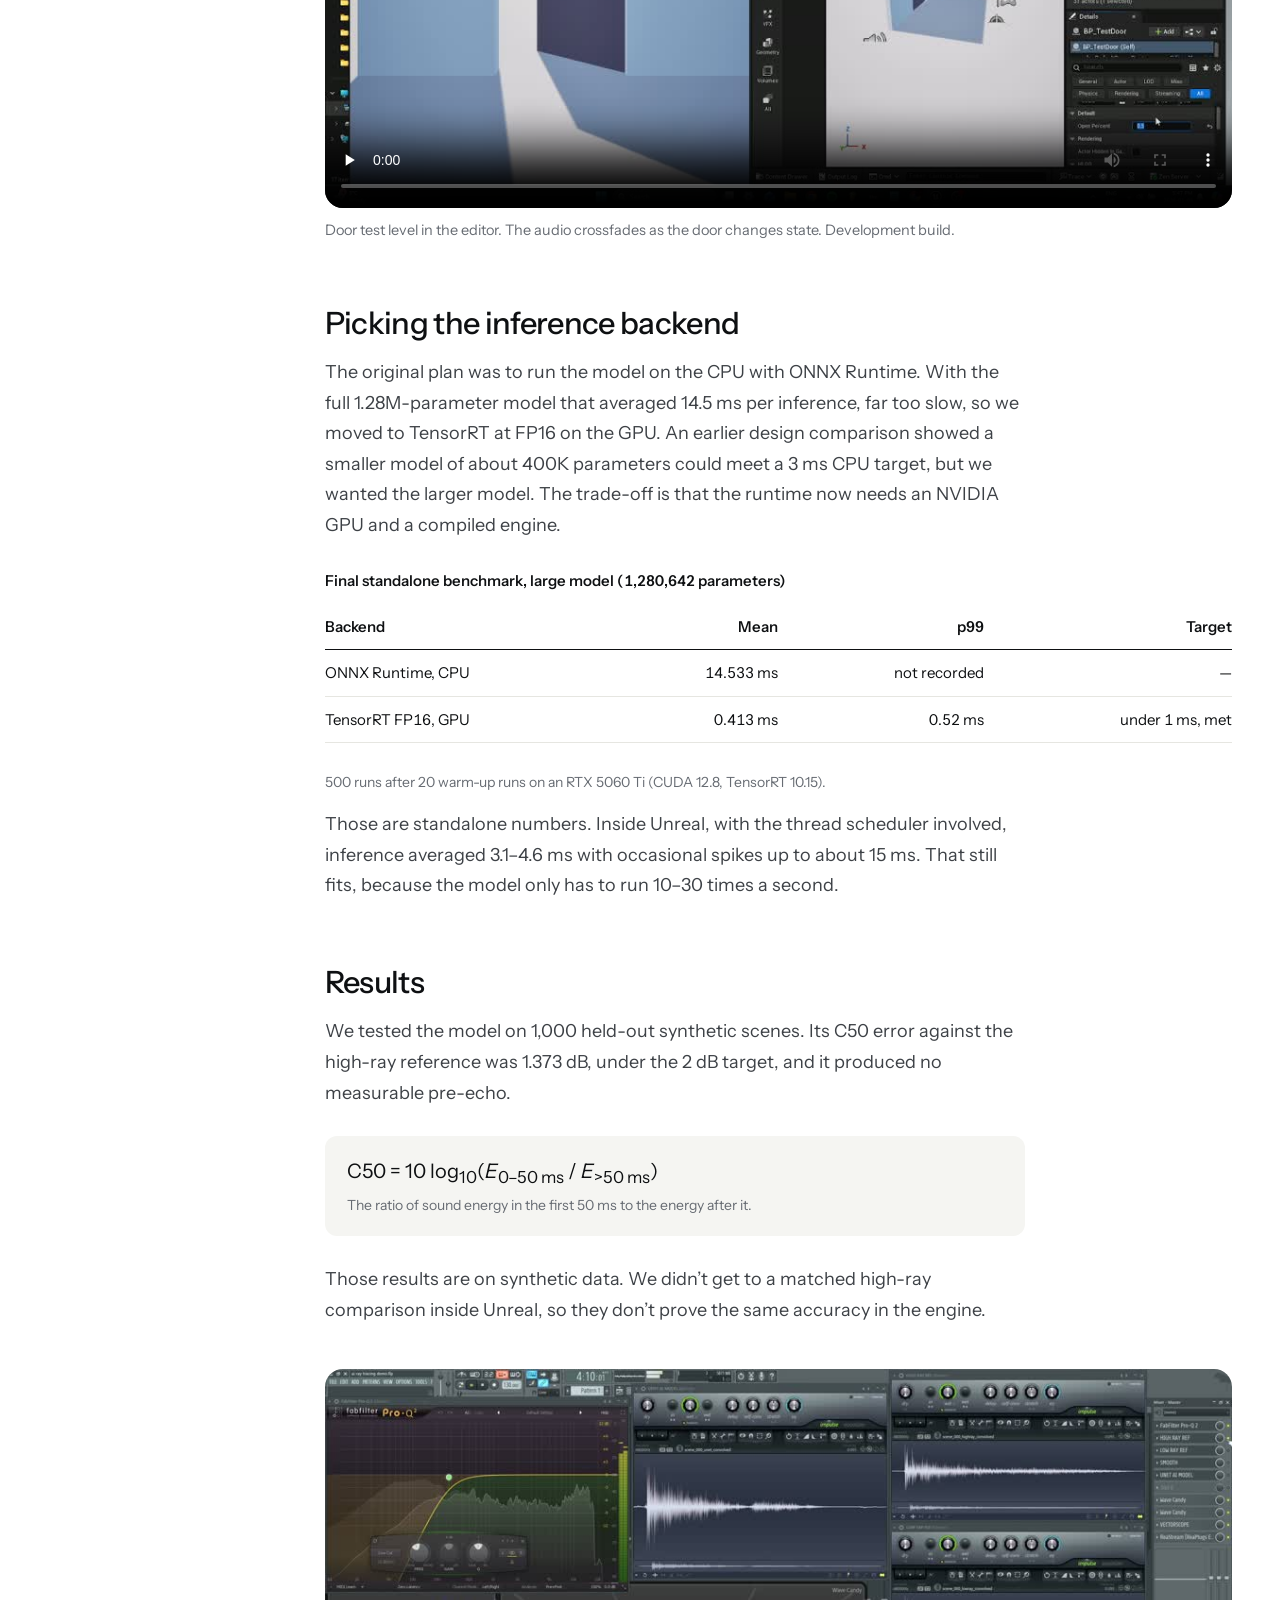
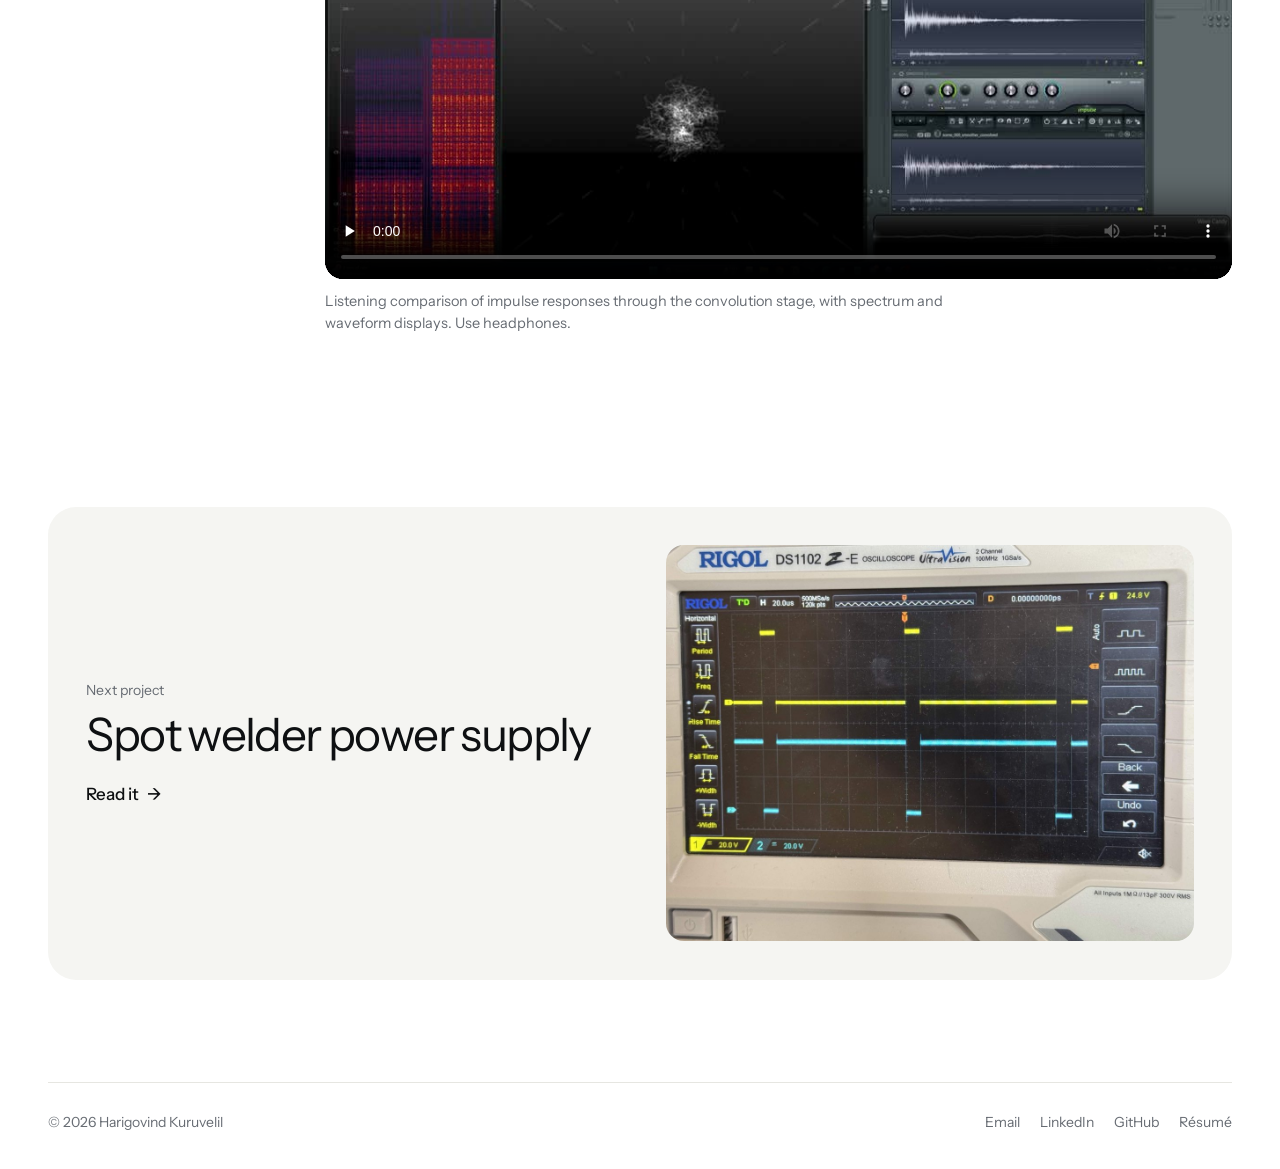
<file: projects/hybrid-vr-audio.html>
<!doctype html>
<html lang="en">
<head>
  <meta charset="utf-8">
  <meta name="viewport" content="width=device-width, initial-scale=1">
  <meta name="theme-color" content="#ffffff">
  <meta name="description" content="Sonoloom is the spatial audio system my capstone partner and I built for VR in Unreal Engine 5. It goes after two things that VR audio usually gets wrong: bass that drops out when a sound source goes behind a wall, and early reflections that sound unstable when the engine can only afford a few rays.">
  <title>Hybrid VR spatial audio engine · Harigovind Kuruvelil</title>
  <link rel="icon" type="image/svg+xml" href="../assets/mark.svg">
  <link rel="preconnect" href="https://fonts.googleapis.com">
  <link rel="preconnect" href="https://fonts.gstatic.com" crossorigin>
  <link rel="stylesheet" href="https://fonts.googleapis.com/css2?family=Instrument+Sans:wght@400..700&display=swap">
  <link rel="stylesheet" href="../styles.css?v=3">
  <script>document.documentElement.classList.add('js');</script>
  <script src="../main.js?v=1" defer></script>
</head>
<body>
  <a class="skip" href="#main">Skip to content</a>
  <div class="progress" aria-hidden="true"><span></span></div>
  <header class="nav solid"><div class="wrap nav-in"><a class="brand" href="../index.html" aria-label="Harigovind Kuruvelil, home"><svg class="mark" viewBox="0 0 24 24" aria-hidden="true"><g stroke-width="2.6" stroke-linecap="round" fill="none"><path d="M9.5 4h5" stroke="#3159f5"/><path d="M18.84 7.15l1.54 4.76" stroke="#0aa5c0"/><path d="M18.73 17l-4.05 2.94" stroke="#c2349b"/><path d="M9.32 19.94L5.28 17" stroke="#e0a400"/><path d="M3.62 11.91l1.54-4.76" stroke="#3159f5"/></g></svg><span>Harigovind Kuruvelil</span></a><nav class="links" aria-label="Site"><a href="../index.html#work">Work</a><a href="../index.html#about">About</a><a href="../index.html#experience">Experience</a><a href="../index.html#contact">Contact</a></nav><a class="btn btn-dark btn-sm" href="../files/Harigovind_Kuruvelil_CV.pdf">Résumé</a></div></header>
  <main id="main">
    <div class="wrap">
      <header class="p-head">
        <a class="back" href="../index.html#work">← All work</a>
        <p class="meta">Capstone project · Western University · Sept 2025 – Apr 2026 · Team of two</p>
        <h1>Hybrid VR spatial audio engine</h1>
        <p class="p-lead">Sonoloom is the spatial audio system my capstone partner and I built for VR in Unreal Engine 5. It goes after two things that VR audio usually gets wrong: bass that drops out when a sound source goes behind a wall, and early reflections that sound unstable when the engine can only afford a few rays.</p>
        <dl class="p-facts"><div><dt>When</dt><dd>Sept 2025 – Apr 2026</dd></div><div><dt>Team</dt><dd>Two-person capstone</dd></div><div><dt>My part</dt><dd>Model training and evaluation, C++ runtime code, worker-thread inference, headset testing</dd></div><div><dt>Tools</dt><dd>C++, Unreal Engine 5.6, PyTorch, TensorRT, Meta Quest 3S</dd></div></dl>
      </header>
      <figure class="p-hero wide" data-reveal><img src="../assets/capstone-showcase.jpg" width="3304" height="2160" alt="The two team members standing beside the demo setup: a desk with monitors, studio speakers, a VR headset, and a PC" loading="lazy"><figcaption>The final demo setup at the capstone showcase, April 2026.</figcaption></figure>
      <div class="p-body">
        <nav class="toc" aria-label="On this page"><p>On this page</p><a href="#how-it-works">How it works</a><a href="#what-i-worked-on">What I worked on</a><a href="#sound-around-an-edge">Sound around an edge</a><a href="#swapping-responses-without-clicks">Swapping responses without clicks</a><a href="#picking-the-inference-backend">Picking the inference backend</a><a href="#results">Results</a></nav>
        <article class="prose">
          <h2 id="how-it-works">How it works</h2>
          <p>The system has three layers. Meta XR Audio handles head-tracked binaural playback and late reverb. On top of that, an edge-diffraction layer keeps low frequencies audible around obstacles, and a neural model takes a cheap low-ray room impulse response and refines it toward what a high-ray simulation would give. The refined response goes into a two-lane convolution stage that crossfades between responses so updates don’t click.</p>
          <p>Everything ran in Unreal Engine 5.6 on a Meta Quest 3S over Quest Link.</p>
          <figure class="wide" data-reveal><video controls playsinline preload="none" width="960" height="540" poster="../assets/pre-final-demo-poster.jpg" aria-label="Walkthrough of the corridor test level in the pre-final build"><source src="../assets/pre-final-demo.mp4" type="video/mp4"></video><figcaption>Walkthrough of the corridor test level in the pre-final build, April 2026, with debug text on screen. The yellow line and markers in the middle of the clip are the line-of-sight debug view. Use headphones.</figcaption></figure>
          <h2 id="what-i-worked-on">What I worked on</h2>
          <p>On the model side, I worked on training and evaluating the causal 1D U-Net, which learned from 9,000 paired low-ray and high-ray impulse responses generated with pyroomacoustics.</p>
          <p>In the engine, I built and debugged the C++ components that react to changing scene geometry and listener position. I moved model inference and the other heavy processing onto a worker thread so the real-time audio callback never waits on it. I also tested and debugged the system on the headset.</p>
          <h2 id="sound-around-an-edge">Sound around an edge</h2>
          <p>When a source is blocked, the diffraction layer traces toward it and measures how far the traced point lands from a designated edge (<i>d</i>), compared with a chosen falloff distance (<i>F</i>):</p>
          <div class="math"><span class="eq">φ<sub>raw</sub> = clamp(1 − <i>d</i> / <i>F</i>, 0, 1)</span></div>
          <p>φ is 1 right at the edge and 0 once the point is past the falloff distance. It drives a low-shelf filter, so the bass fades gradually as a source moves behind an obstacle instead of cutting out. The check runs 20 times a second. It is a geometric approximation rather than a wave simulation, but it is cheap and stable enough for real time.</p>
          <figure class="wide diagram" data-reveal><a class="full" href="../assets/capstone-edge-geometry.png" title="Open full size"><img src="../assets/capstone-edge-geometry.png" width="2055" height="1356" alt="Annotated diagram of the trace rays, designated edge, and shadow-factor equation" loading="lazy"></a><figcaption>Trace geometry for the diffraction layer, with the falloff equation. Click to open full size.</figcaption></figure>
          <figure class="wide diagram" data-reveal><a class="full" href="../assets/capstone-los-debug.jpg" title="Open full size"><img src="../assets/capstone-los-debug.jpg" width="2176" height="1003" alt="Side-by-side line-of-sight debug capture with red and green markers" loading="lazy"></a><figcaption>An early debug capture. Comparing the two sides showed the falloff was being applied in the wrong direction.</figcaption></figure>
          <figure class="wide" data-reveal><video controls playsinline preload="none" width="960" height="540" poster="../assets/edge-diffraction-validation-poster.jpg" aria-label="Headset view of a hand moving around the edge of a wall in a blank test level"><source src="../assets/edge-diffraction-validation.mp4" type="video/mp4"></video><figcaption>Testing the diffraction layer in a blank level, seen from the headset. The cyan line is a debug marker on the wall edge. Development build.</figcaption></figure>
          <h2 id="swapping-responses-without-clicks">Swapping responses without clicks</h2>
          <p>Each new impulse response loads into whichever of the two convolution lanes is idle. The lanes then crossfade over 30–60&nbsp;ms using a half-cosine curve:</p>
          <div class="math"><span class="eq">α(<i>x</i>) = (1 − cos π<i>x</i>) / 2</span><small><i>x</i> goes from 0 to 1 over the fade. The old lane’s gain is 1 − α and the new lane’s gain is α.</small></div>
          <figure class="wide diagram" data-reveal><a class="full" href="../assets/capstone-submix.png" title="Open full size"><img src="../assets/capstone-submix.png" width="1011" height="490" alt="Unreal Engine submix graph routing main sound effects, late reverb, and early-field lanes to the master submix" loading="lazy"></a><figcaption>Submix routing in Unreal: main sound effects, late reverb, and the custom early-field lanes.</figcaption></figure>
          <figure class="wide" data-reveal><video controls playsinline preload="none" width="960" height="540" poster="../assets/door-crossfade-demo-poster.jpg" aria-label="Door test level in the Unreal editor, with the door opening and closing"><source src="../assets/door-crossfade-demo.mp4" type="video/mp4"></video><figcaption>Door test level in the editor. The audio crossfades as the door changes state. Development build.</figcaption></figure>
          <h2 id="picking-the-inference-backend">Picking the inference backend</h2>
          <p>The original plan was to run the model on the CPU with ONNX Runtime. With the full 1.28M-parameter model that averaged 14.5&nbsp;ms per inference, far too slow, so we moved to TensorRT at FP16 on the GPU. An earlier design comparison showed a smaller model of about 400K parameters could meet a 3&nbsp;ms CPU target, but we wanted the larger model. The trade-off is that the runtime now needs an NVIDIA GPU and a compiled engine.</p>
          <div class="table-wrap"><table>
<caption>Final standalone benchmark, large model (1,280,642 parameters)</caption>
<thead><tr><th scope="col">Backend</th><th scope="col">Mean</th><th scope="col">p99</th><th scope="col">Target</th></tr></thead>
<tbody><tr><td>ONNX Runtime, CPU</td><td>14.533 ms</td><td>not recorded</td><td>—</td></tr><tr><td>TensorRT FP16, GPU</td><td>0.413 ms</td><td>0.52 ms</td><td>under 1 ms, met</td></tr></tbody>
</table></div>
<p class="table-note">500 runs after 20 warm-up runs on an RTX 5060 Ti (CUDA 12.8, TensorRT 10.15).</p>
          <p>Those are standalone numbers. Inside Unreal, with the thread scheduler involved, inference averaged 3.1–4.6&nbsp;ms with occasional spikes up to about 15&nbsp;ms. That still fits, because the model only has to run 10–30 times a second.</p>
          <h2 id="results">Results</h2>
          <p>We tested the model on 1,000 held-out synthetic scenes. Its C50 error against the high-ray reference was 1.373&nbsp;dB, under the 2&nbsp;dB target, and it produced no measurable pre-echo.</p>
          <div class="math"><span class="eq">C50 = 10 log<sub>10</sub>(<i>E</i><sub>0–50 ms</sub> / <i>E</i><sub>&gt;50 ms</sub>)</span><small>The ratio of sound energy in the first 50 ms to the energy after it.</small></div>
          <p>Those results are on synthetic data. We didn’t get to a matched high-ray comparison inside Unreal, so they don’t prove the same accuracy in the engine.</p>
          <figure class="wide" data-reveal><video controls playsinline preload="none" width="960" height="540" poster="../assets/convolution-comparison-poster.jpg" aria-label="Impulse responses played through convolution in an audio editor, with spectrum and waveform displays"><source src="../assets/convolution-comparison.mp4" type="video/mp4"></video><figcaption>Listening comparison of impulse responses through the convolution stage, with spectrum and waveform displays. Use headphones.</figcaption></figure>
        </article>
      </div>
      <nav class="next" aria-label="Next project">
        <a class="next-card" href="spot-welder-power-supply.html">
          <div><p class="meta">Next project</p><span class="title">Spot welder power supply</span><span class="arrow">Read it</span></div>
          <div class="img"><img src="../assets/show/spot-welder.jpg" width="1200" height="900" alt="" loading="lazy"></div>
        </a>
      </nav>
      <footer class="foot-row mini-footer"><p>© <span id="year">2026</span> Harigovind Kuruvelil</p><p class="foot-links"><a href="mailto:harigovind_31@yahoo.com">Email</a><a href="https://www.linkedin.com/in/harigovind-kuruvelil-943b292b0">LinkedIn</a><a href="https://github.com/harikuruvelil">GitHub</a><a href="../files/Harigovind_Kuruvelil_CV.pdf">Résumé</a></p></footer>
    </div>
  </main>
</body>
</html>
</file>
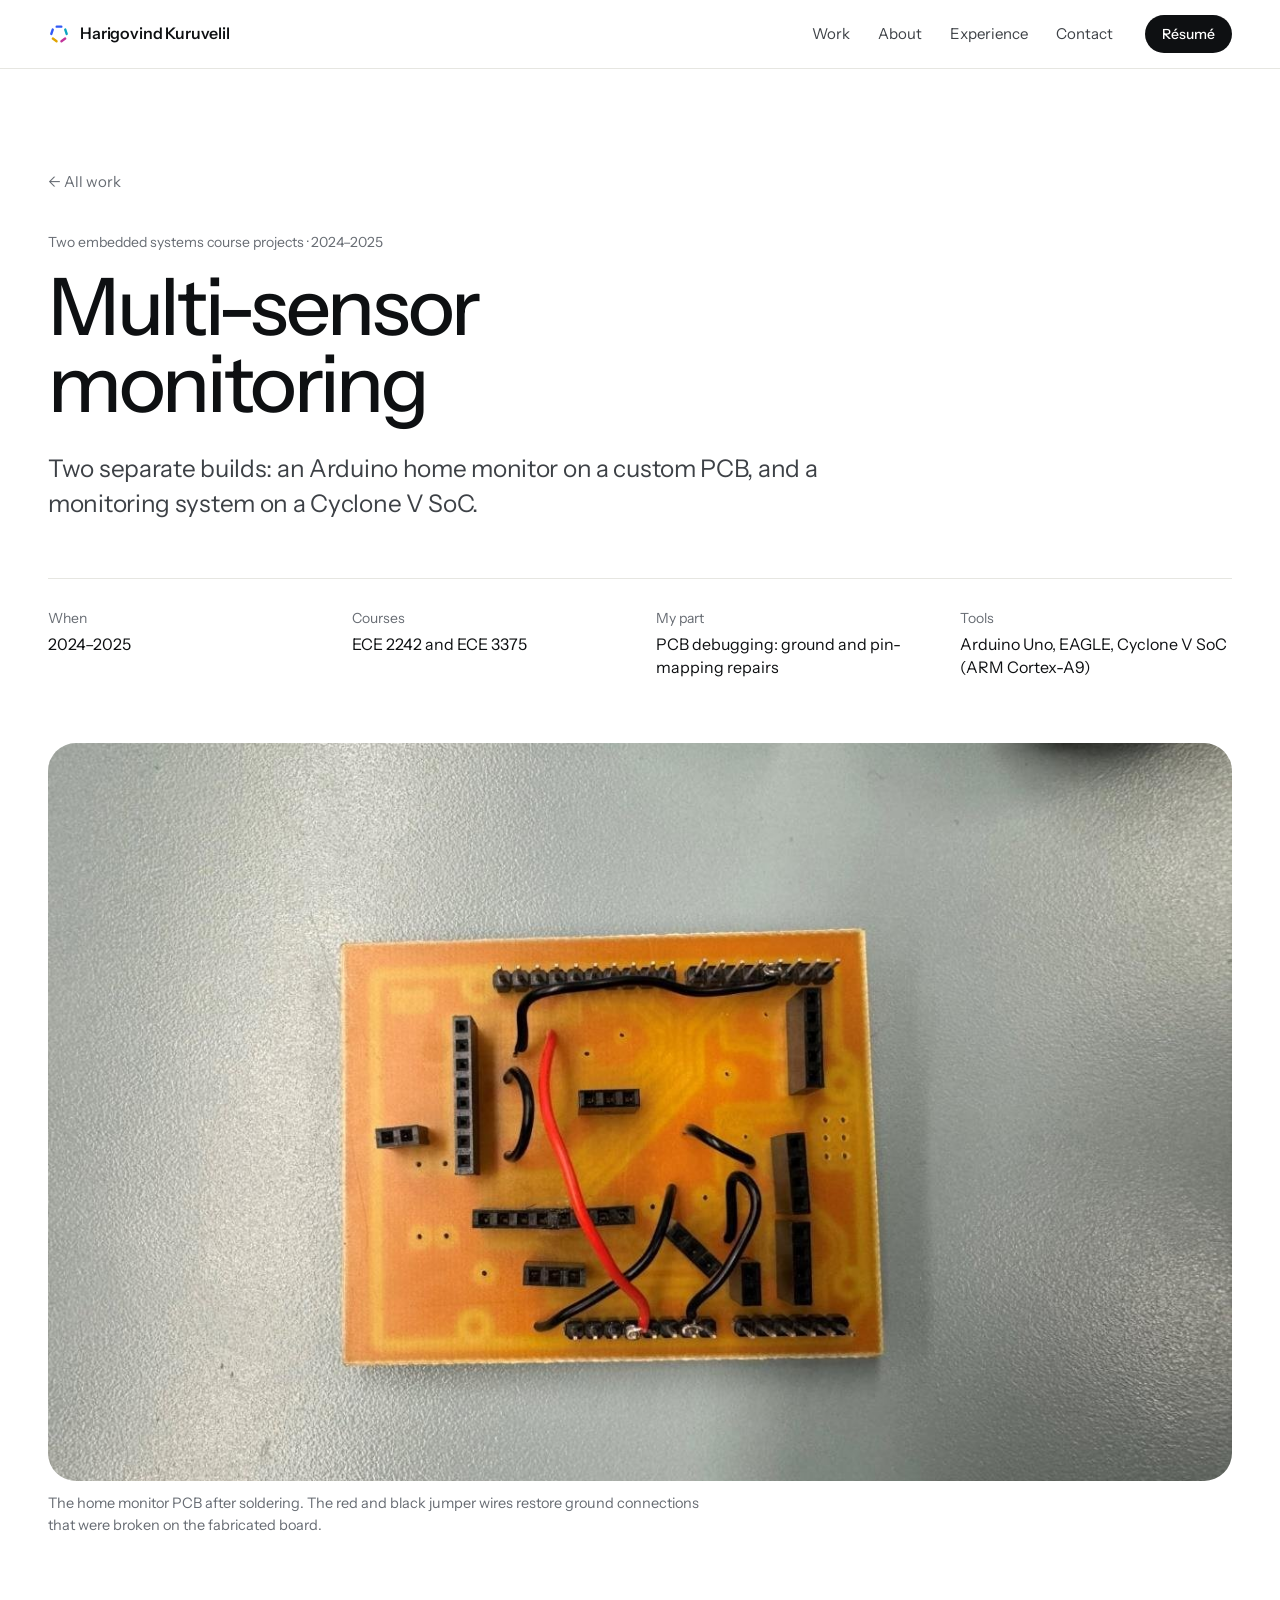
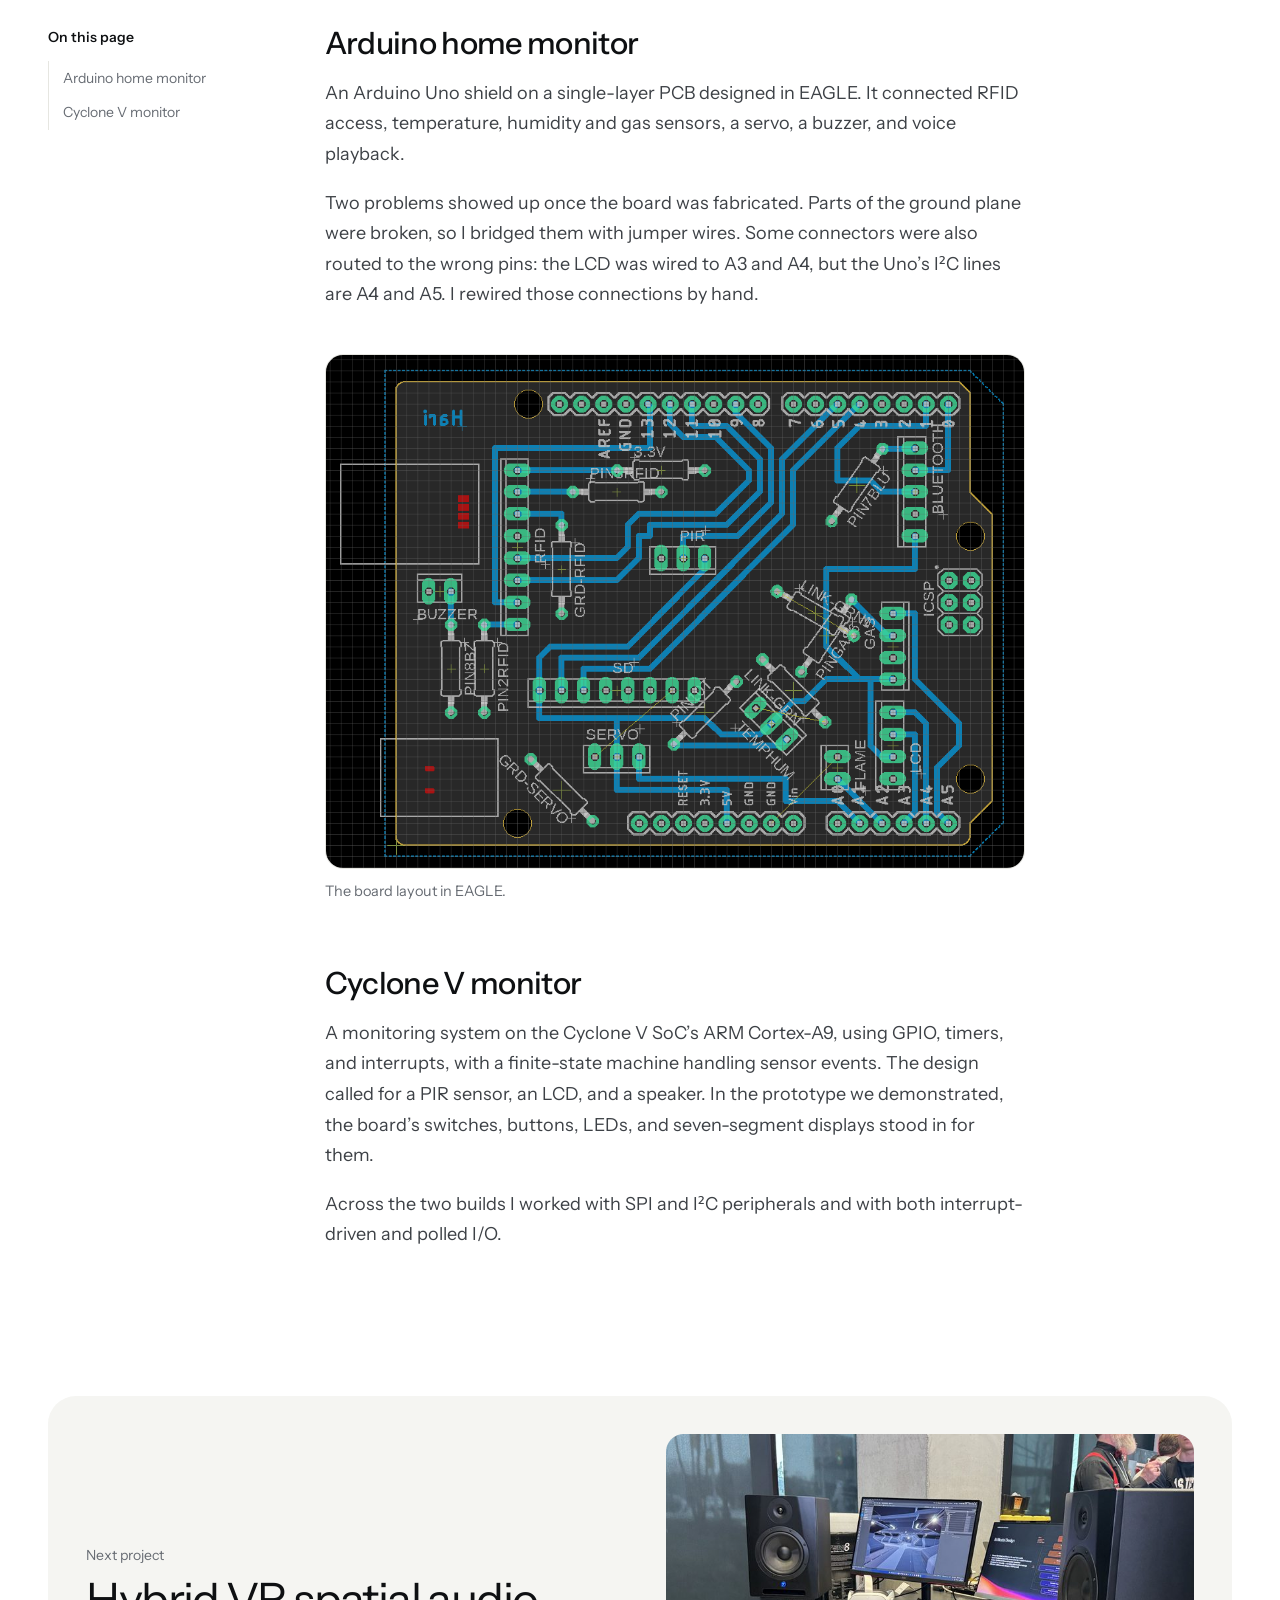
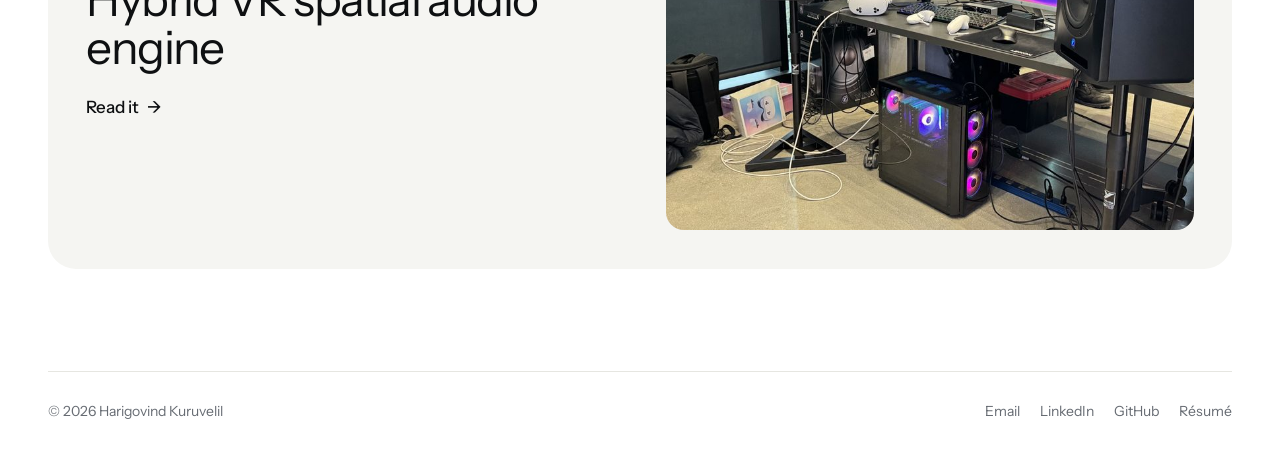
<file: projects/multi-sensor-monitoring.html>
<!doctype html>
<html lang="en">
<head>
  <meta charset="utf-8">
  <meta name="viewport" content="width=device-width, initial-scale=1">
  <meta name="theme-color" content="#ffffff">
  <meta name="description" content="Two separate builds: an Arduino home monitor on a custom PCB, and a monitoring system on a Cyclone V SoC.">
  <title>Multi-sensor monitoring · Harigovind Kuruvelil</title>
  <link rel="icon" type="image/svg+xml" href="../assets/mark.svg">
  <link rel="preconnect" href="https://fonts.googleapis.com">
  <link rel="preconnect" href="https://fonts.gstatic.com" crossorigin>
  <link rel="stylesheet" href="https://fonts.googleapis.com/css2?family=Instrument+Sans:wght@400..700&display=swap">
  <link rel="stylesheet" href="../styles.css?v=3">
  <script>document.documentElement.classList.add('js');</script>
  <script src="../main.js?v=1" defer></script>
</head>
<body>
  <a class="skip" href="#main">Skip to content</a>
  <div class="progress" aria-hidden="true"><span></span></div>
  <header class="nav solid"><div class="wrap nav-in"><a class="brand" href="../index.html" aria-label="Harigovind Kuruvelil, home"><svg class="mark" viewBox="0 0 24 24" aria-hidden="true"><g stroke-width="2.6" stroke-linecap="round" fill="none"><path d="M9.5 4h5" stroke="#3159f5"/><path d="M18.84 7.15l1.54 4.76" stroke="#0aa5c0"/><path d="M18.73 17l-4.05 2.94" stroke="#c2349b"/><path d="M9.32 19.94L5.28 17" stroke="#e0a400"/><path d="M3.62 11.91l1.54-4.76" stroke="#3159f5"/></g></svg><span>Harigovind Kuruvelil</span></a><nav class="links" aria-label="Site"><a href="../index.html#work">Work</a><a href="../index.html#about">About</a><a href="../index.html#experience">Experience</a><a href="../index.html#contact">Contact</a></nav><a class="btn btn-dark btn-sm" href="../files/Harigovind_Kuruvelil_CV.pdf">Résumé</a></div></header>
  <main id="main">
    <div class="wrap">
      <header class="p-head">
        <a class="back" href="../index.html#work">← All work</a>
        <p class="meta">Two embedded systems course projects · 2024–2025</p>
        <h1>Multi-sensor monitoring</h1>
        <p class="p-lead">Two separate builds: an Arduino home monitor on a custom PCB, and a monitoring system on a Cyclone V SoC.</p>
        <dl class="p-facts"><div><dt>When</dt><dd>2024–2025</dd></div><div><dt>Courses</dt><dd>ECE 2242 and ECE 3375</dd></div><div><dt>My part</dt><dd>PCB debugging: ground and pin-mapping repairs</dd></div><div><dt>Tools</dt><dd>Arduino Uno, EAGLE, Cyclone V SoC (ARM Cortex-A9)</dd></div></dl>
      </header>
      <figure class="p-hero wide" data-reveal><img src="../assets/home-monitor-pcb.jpg" width="1260" height="945" alt="Single-layer PCB after soldering, with red and black jumper wires across the board" loading="lazy"><figcaption>The home monitor PCB after soldering. The red and black jumper wires restore ground connections that were broken on the fabricated board.</figcaption></figure>
      <div class="p-body">
        <nav class="toc" aria-label="On this page"><p>On this page</p><a href="#arduino-home-monitor">Arduino home monitor</a><a href="#cyclone-v-monitor">Cyclone V monitor</a></nav>
        <article class="prose">
          <h2 id="arduino-home-monitor">Arduino home monitor</h2>
          <p>An Arduino Uno shield on a single-layer PCB designed in EAGLE. It connected RFID access, temperature, humidity and gas sensors, a servo, a buzzer, and voice playback.</p>
          <p>Two problems showed up once the board was fabricated. Parts of the ground plane were broken, so I bridged them with jumper wires. Some connectors were also routed to the wrong pins: the LCD was wired to A3 and A4, but the Uno’s I²C lines are A4 and A5. I rewired those connections by hand.</p>
          <figure class="diagram" data-reveal><img src="../assets/home-monitor-board-layout.png" width="946" height="695" alt="EAGLE board layout with labelled connectors for the buzzer, RFID, PIR, servo, and SD card" loading="lazy"><figcaption>The board layout in EAGLE.</figcaption></figure>
          <h2 id="cyclone-v-monitor">Cyclone V monitor</h2>
          <p>A monitoring system on the Cyclone V SoC’s ARM Cortex-A9, using GPIO, timers, and interrupts, with a finite-state machine handling sensor events. The design called for a PIR sensor, an LCD, and a speaker. In the prototype we demonstrated, the board’s switches, buttons, LEDs, and seven-segment displays stood in for them.</p>
          <p>Across the two builds I worked with SPI and I²C peripherals and with both interrupt-driven and polled I/O.</p>
        </article>
      </div>
      <nav class="next" aria-label="Next project">
        <a class="next-card" href="hybrid-vr-audio.html">
          <div><p class="meta">Next project</p><span class="title">Hybrid VR spatial audio engine</span><span class="arrow">Read it</span></div>
          <div class="img"><img src="../assets/thumbs/capstone.jpg" width="800" height="600" alt="" loading="lazy"></div>
        </a>
      </nav>
      <footer class="foot-row mini-footer"><p>© <span id="year">2026</span> Harigovind Kuruvelil</p><p class="foot-links"><a href="mailto:harigovind_31@yahoo.com">Email</a><a href="https://www.linkedin.com/in/harigovind-kuruvelil-943b292b0">LinkedIn</a><a href="https://github.com/harikuruvelil">GitHub</a><a href="../files/Harigovind_Kuruvelil_CV.pdf">Résumé</a></p></footer>
    </div>
  </main>
</body>
</html>
</file>
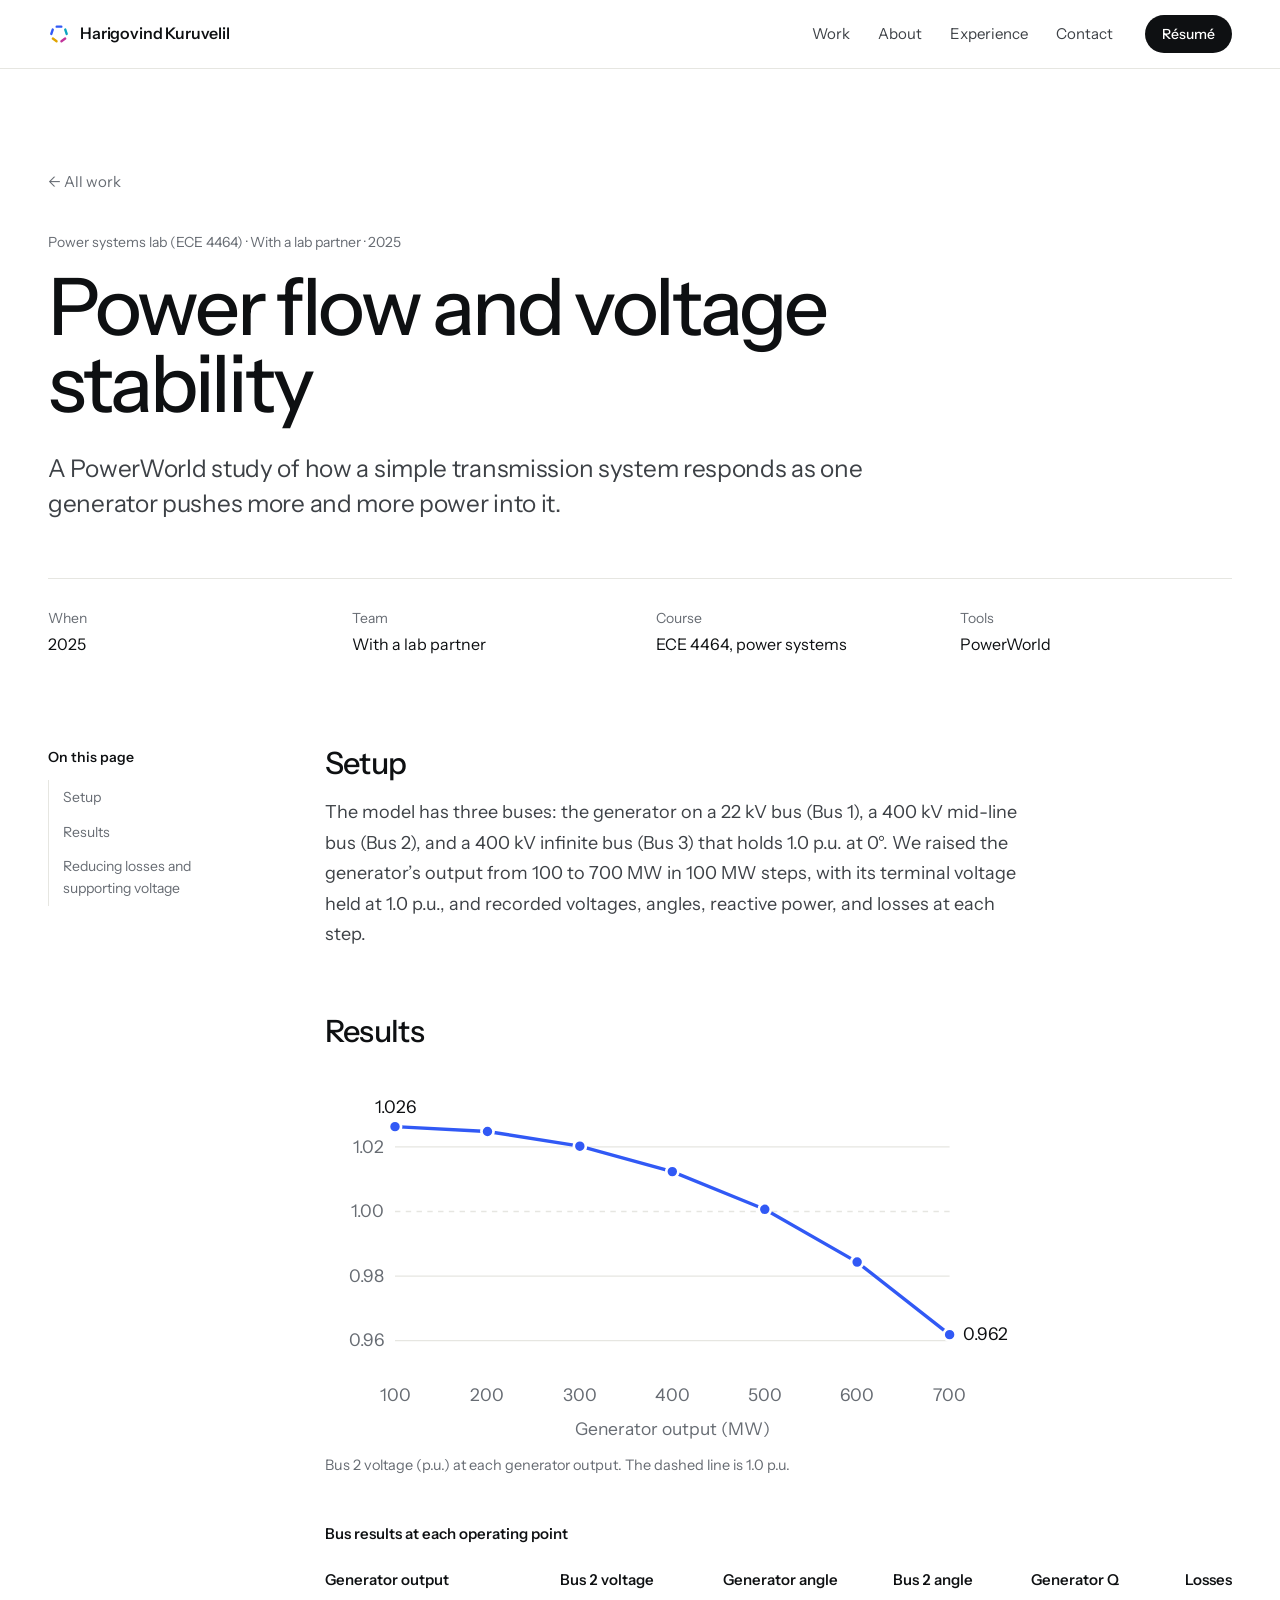
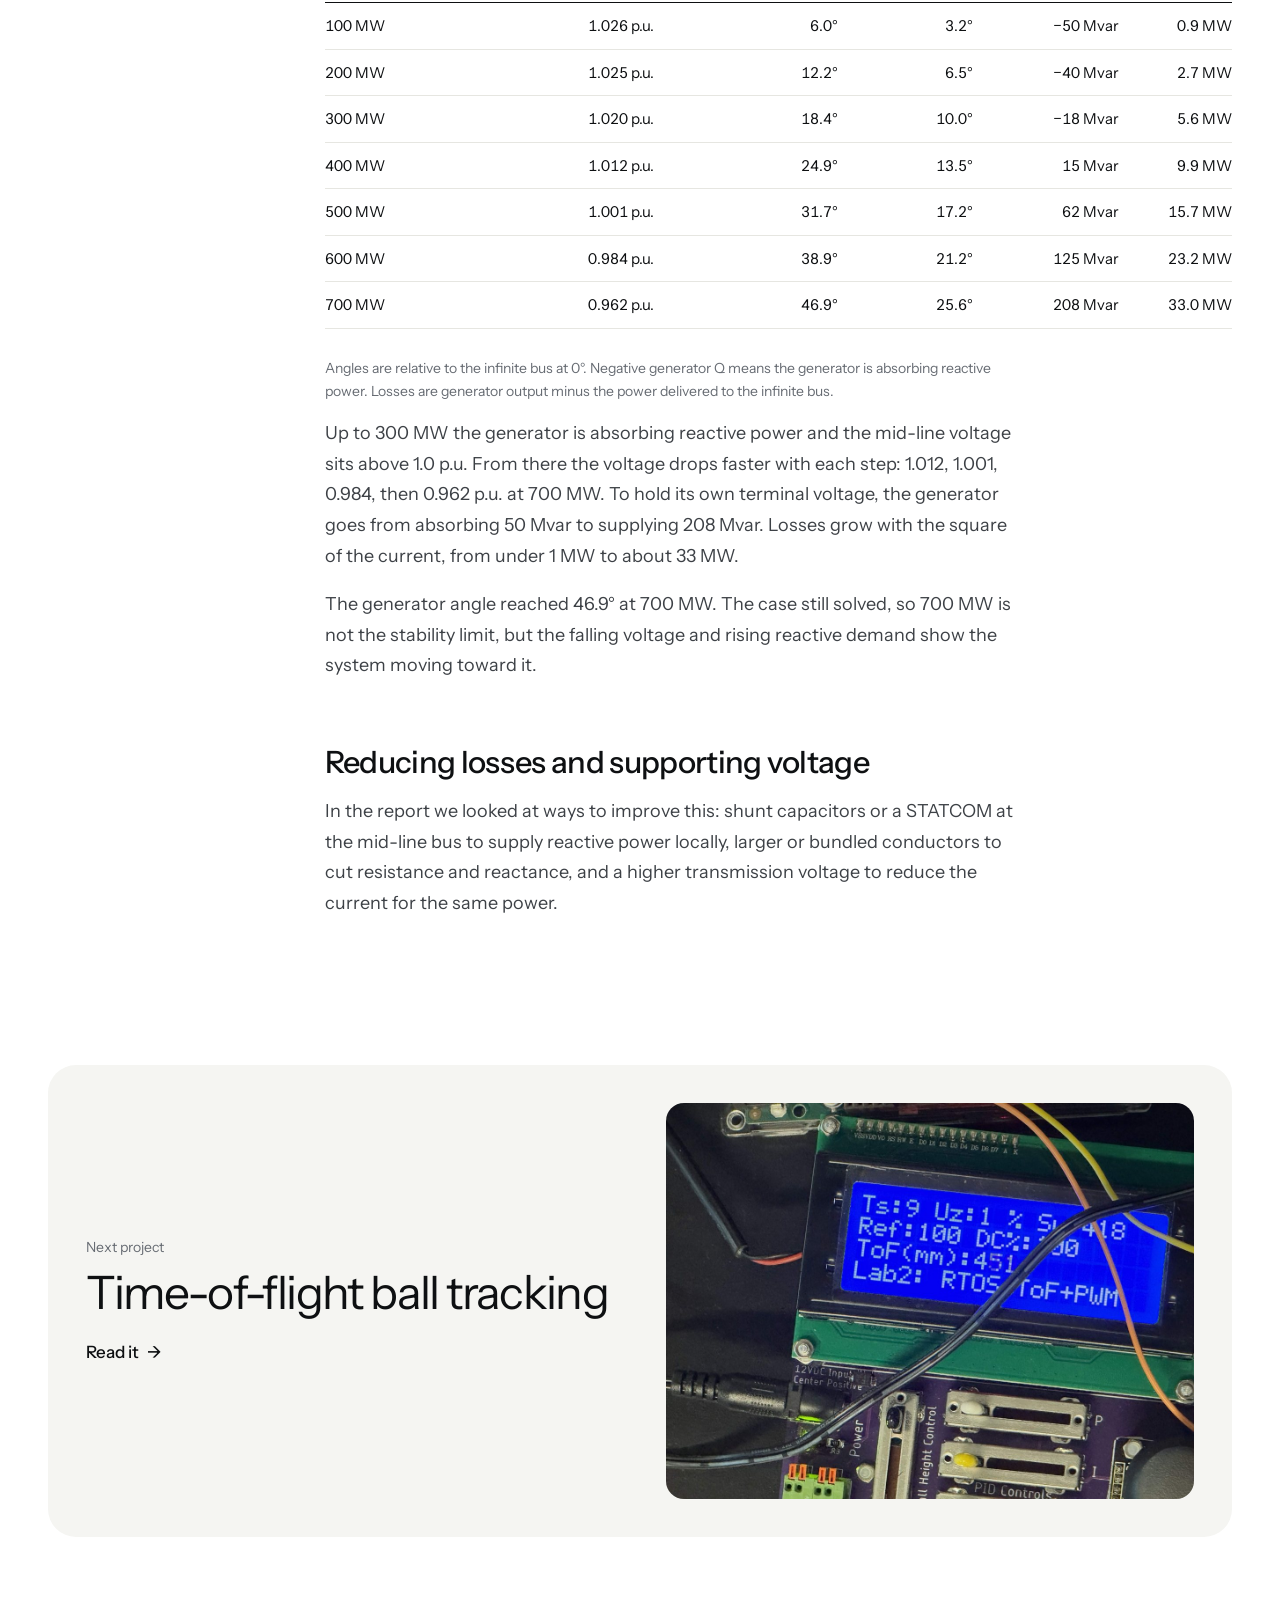
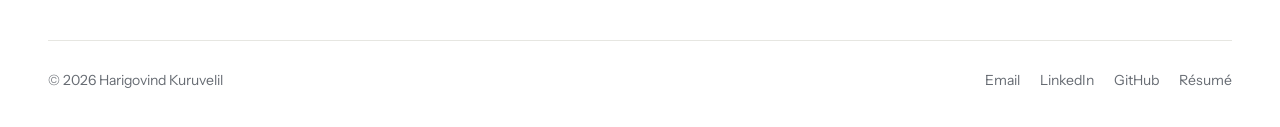
<file: projects/power-flow.html>
<!doctype html>
<html lang="en">
<head>
  <meta charset="utf-8">
  <meta name="viewport" content="width=device-width, initial-scale=1">
  <meta name="theme-color" content="#ffffff">
  <meta name="description" content="A PowerWorld study of how a simple transmission system responds as one generator pushes more and more power into it.">
  <title>Power flow and voltage stability · Harigovind Kuruvelil</title>
  <link rel="icon" type="image/svg+xml" href="../assets/mark.svg">
  <link rel="preconnect" href="https://fonts.googleapis.com">
  <link rel="preconnect" href="https://fonts.gstatic.com" crossorigin>
  <link rel="stylesheet" href="https://fonts.googleapis.com/css2?family=Instrument+Sans:wght@400..700&display=swap">
  <link rel="stylesheet" href="../styles.css?v=3">
  <script>document.documentElement.classList.add('js');</script>
  <script src="../main.js?v=1" defer></script>
</head>
<body>
  <a class="skip" href="#main">Skip to content</a>
  <div class="progress" aria-hidden="true"><span></span></div>
  <header class="nav solid"><div class="wrap nav-in"><a class="brand" href="../index.html" aria-label="Harigovind Kuruvelil, home"><svg class="mark" viewBox="0 0 24 24" aria-hidden="true"><g stroke-width="2.6" stroke-linecap="round" fill="none"><path d="M9.5 4h5" stroke="#3159f5"/><path d="M18.84 7.15l1.54 4.76" stroke="#0aa5c0"/><path d="M18.73 17l-4.05 2.94" stroke="#c2349b"/><path d="M9.32 19.94L5.28 17" stroke="#e0a400"/><path d="M3.62 11.91l1.54-4.76" stroke="#3159f5"/></g></svg><span>Harigovind Kuruvelil</span></a><nav class="links" aria-label="Site"><a href="../index.html#work">Work</a><a href="../index.html#about">About</a><a href="../index.html#experience">Experience</a><a href="../index.html#contact">Contact</a></nav><a class="btn btn-dark btn-sm" href="../files/Harigovind_Kuruvelil_CV.pdf">Résumé</a></div></header>
  <main id="main">
    <div class="wrap">
      <header class="p-head">
        <a class="back" href="../index.html#work">← All work</a>
        <p class="meta">Power systems lab (ECE 4464) · With a lab partner · 2025</p>
        <h1>Power flow and voltage stability</h1>
        <p class="p-lead">A PowerWorld study of how a simple transmission system responds as one generator pushes more and more power into it.</p>
        <dl class="p-facts"><div><dt>When</dt><dd>2025</dd></div><div><dt>Team</dt><dd>With a lab partner</dd></div><div><dt>Course</dt><dd>ECE 4464, power systems</dd></div><div><dt>Tools</dt><dd>PowerWorld</dd></div></dl>
      </header>
      
      <div class="p-body">
        <nav class="toc" aria-label="On this page"><p>On this page</p><a href="#setup">Setup</a><a href="#results">Results</a><a href="#reducing-losses-and-supporting-voltage">Reducing losses and supporting voltage</a></nav>
        <article class="prose">
          <h2 id="setup">Setup</h2>
          <p>The model has three buses: the generator on a 22&nbsp;kV bus (Bus 1), a 400&nbsp;kV mid-line bus (Bus 2), and a 400&nbsp;kV infinite bus (Bus 3) that holds 1.0&nbsp;p.u. at 0°. We raised the generator’s output from 100 to 700&nbsp;MW in 100&nbsp;MW steps, with its terminal voltage held at 1.0&nbsp;p.u., and recorded voltages, angles, reactive power, and losses at each step.</p>
          <h2 id="results">Results</h2>
          <figure class="chart"><svg viewBox="0 0 520 260" role="img" aria-label="Line chart of Bus 2 voltage falling from 1.026 per unit at 100 MW to 0.962 per unit at 700 MW, with the drop getting steeper above 400 MW."><g class="grid"><line x1="52" x2="464" y1="184.0" y2="184.0"/><line x1="52" x2="464" y1="136.0" y2="136.0"/><line x1="52" x2="464" y1="88.0" y2="88.0" stroke-dasharray="4 4"/><line x1="52" x2="464" y1="40.0" y2="40.0"/></g><g class="axis"><text x="44" y="188.3" text-anchor="end">0.96</text><text x="44" y="140.3" text-anchor="end">0.98</text><text x="44" y="92.3" text-anchor="end">1.00</text><text x="44" y="44.3" text-anchor="end">1.02</text><text x="52.0" y="229" text-anchor="middle">100</text><text x="120.7" y="229" text-anchor="middle">200</text><text x="189.3" y="229" text-anchor="middle">300</text><text x="258.0" y="229" text-anchor="middle">400</text><text x="326.7" y="229" text-anchor="middle">500</text><text x="395.3" y="229" text-anchor="middle">600</text><text x="464.0" y="229" text-anchor="middle">700</text><text x="258" y="254" text-anchor="middle">Generator output (MW)</text></g><path class="line" d="M52.0,25.0L120.7,28.6L189.3,39.5L258.0,58.4L326.7,86.4L395.3,125.6L464.0,179.5"/><g><title>100 MW: 1.026 p.u.</title><circle class="pt-hit" cx="52.0" cy="25.0" r="14"/><circle class="pt" cx="52.0" cy="25.0" r="4.5"/></g><g><title>200 MW: 1.025 p.u.</title><circle class="pt-hit" cx="120.7" cy="28.6" r="14"/><circle class="pt" cx="120.7" cy="28.6" r="4.5"/></g><g><title>300 MW: 1.020 p.u.</title><circle class="pt-hit" cx="189.3" cy="39.5" r="14"/><circle class="pt" cx="189.3" cy="39.5" r="4.5"/></g><g><title>400 MW: 1.012 p.u.</title><circle class="pt-hit" cx="258.0" cy="58.4" r="14"/><circle class="pt" cx="258.0" cy="58.4" r="4.5"/></g><g><title>500 MW: 1.001 p.u.</title><circle class="pt-hit" cx="326.7" cy="86.4" r="14"/><circle class="pt" cx="326.7" cy="86.4" r="4.5"/></g><g><title>600 MW: 0.984 p.u.</title><circle class="pt-hit" cx="395.3" cy="125.6" r="14"/><circle class="pt" cx="395.3" cy="125.6" r="4.5"/></g><g><title>700 MW: 0.962 p.u.</title><circle class="pt-hit" cx="464.0" cy="179.5" r="14"/><circle class="pt" cx="464.0" cy="179.5" r="4.5"/></g><text class="label" x="474.0" y="183.5">0.962</text><text class="label" x="52.0" y="15.0" text-anchor="middle">1.026</text></svg><figcaption>Bus 2 voltage (p.u.) at each generator output. The dashed line is 1.0&nbsp;p.u.</figcaption></figure>
          <div class="table-wrap"><table>
<caption>Bus results at each operating point</caption>
<thead><tr><th scope="col">Generator output</th><th scope="col">Bus 2 voltage</th><th scope="col">Generator angle</th><th scope="col">Bus 2 angle</th><th scope="col">Generator Q</th><th scope="col">Losses</th></tr></thead>
<tbody><tr><td>100 MW</td><td>1.026 p.u.</td><td>6.0°</td><td>3.2°</td><td>−50 Mvar</td><td>0.9 MW</td></tr><tr><td>200 MW</td><td>1.025 p.u.</td><td>12.2°</td><td>6.5°</td><td>−40 Mvar</td><td>2.7 MW</td></tr><tr><td>300 MW</td><td>1.020 p.u.</td><td>18.4°</td><td>10.0°</td><td>−18 Mvar</td><td>5.6 MW</td></tr><tr><td>400 MW</td><td>1.012 p.u.</td><td>24.9°</td><td>13.5°</td><td>15 Mvar</td><td>9.9 MW</td></tr><tr><td>500 MW</td><td>1.001 p.u.</td><td>31.7°</td><td>17.2°</td><td>62 Mvar</td><td>15.7 MW</td></tr><tr><td>600 MW</td><td>0.984 p.u.</td><td>38.9°</td><td>21.2°</td><td>125 Mvar</td><td>23.2 MW</td></tr><tr><td>700 MW</td><td>0.962 p.u.</td><td>46.9°</td><td>25.6°</td><td>208 Mvar</td><td>33.0 MW</td></tr></tbody>
</table></div>
<p class="table-note">Angles are relative to the infinite bus at 0°. Negative generator Q means the generator is absorbing reactive power. Losses are generator output minus the power delivered to the infinite bus.</p>
          <p>Up to 300&nbsp;MW the generator is absorbing reactive power and the mid-line voltage sits above 1.0&nbsp;p.u. From there the voltage drops faster with each step: 1.012, 1.001, 0.984, then 0.962&nbsp;p.u. at 700&nbsp;MW. To hold its own terminal voltage, the generator goes from absorbing 50&nbsp;Mvar to supplying 208&nbsp;Mvar. Losses grow with the square of the current, from under 1&nbsp;MW to about 33&nbsp;MW.</p>
          <p>The generator angle reached 46.9° at 700&nbsp;MW. The case still solved, so 700&nbsp;MW is not the stability limit, but the falling voltage and rising reactive demand show the system moving toward it.</p>
          <h2 id="reducing-losses-and-supporting-voltage">Reducing losses and supporting voltage</h2>
          <p>In the report we looked at ways to improve this: shunt capacitors or a STATCOM at the mid-line bus to supply reactive power locally, larger or bundled conductors to cut resistance and reactance, and a higher transmission voltage to reduce the current for the same power.</p>
        </article>
      </div>
      <nav class="next" aria-label="Next project">
        <a class="next-card" href="tof-tracking.html">
          <div><p class="meta">Next project</p><span class="title">Time-of-flight ball tracking</span><span class="arrow">Read it</span></div>
          <div class="img"><img src="../assets/show/tof.jpg" width="1200" height="900" alt="" loading="lazy"></div>
        </a>
      </nav>
      <footer class="foot-row mini-footer"><p>© <span id="year">2026</span> Harigovind Kuruvelil</p><p class="foot-links"><a href="mailto:harigovind_31@yahoo.com">Email</a><a href="https://www.linkedin.com/in/harigovind-kuruvelil-943b292b0">LinkedIn</a><a href="https://github.com/harikuruvelil">GitHub</a><a href="../files/Harigovind_Kuruvelil_CV.pdf">Résumé</a></p></footer>
    </div>
  </main>
</body>
</html>
</file>
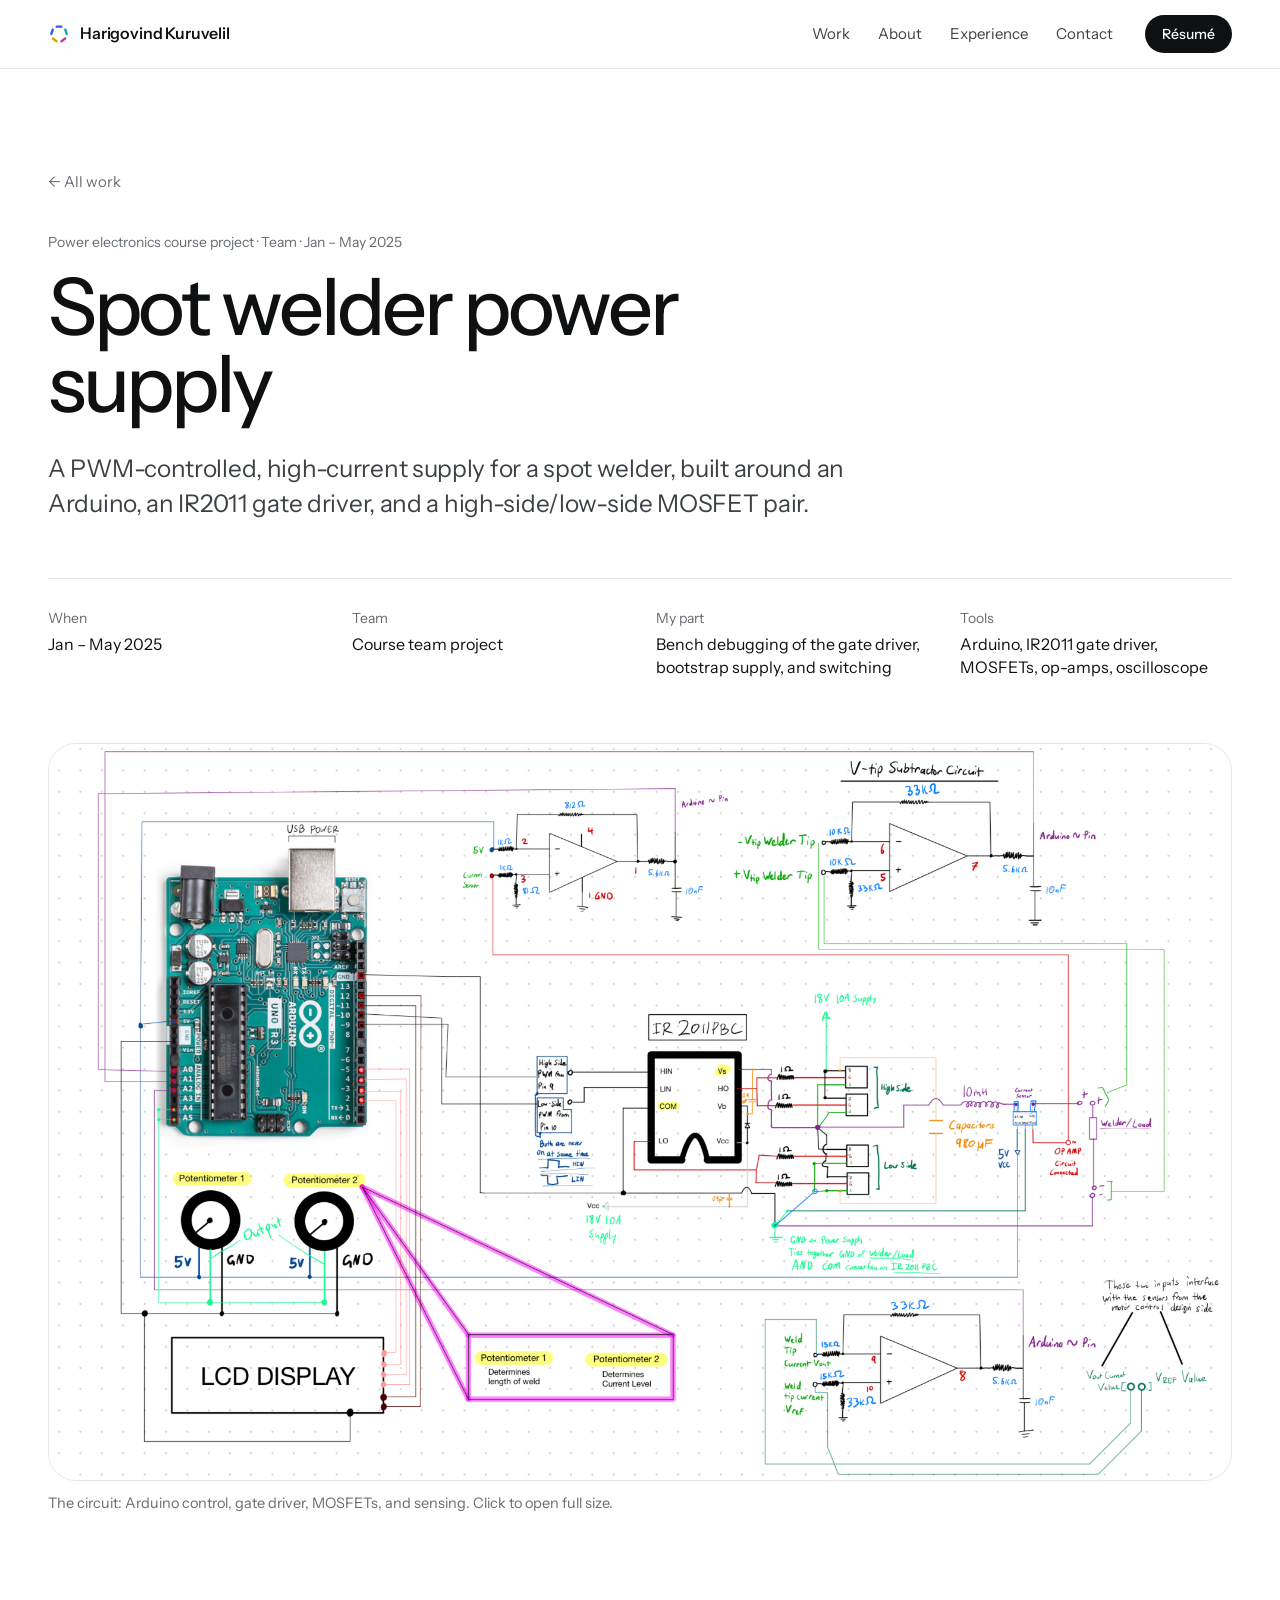
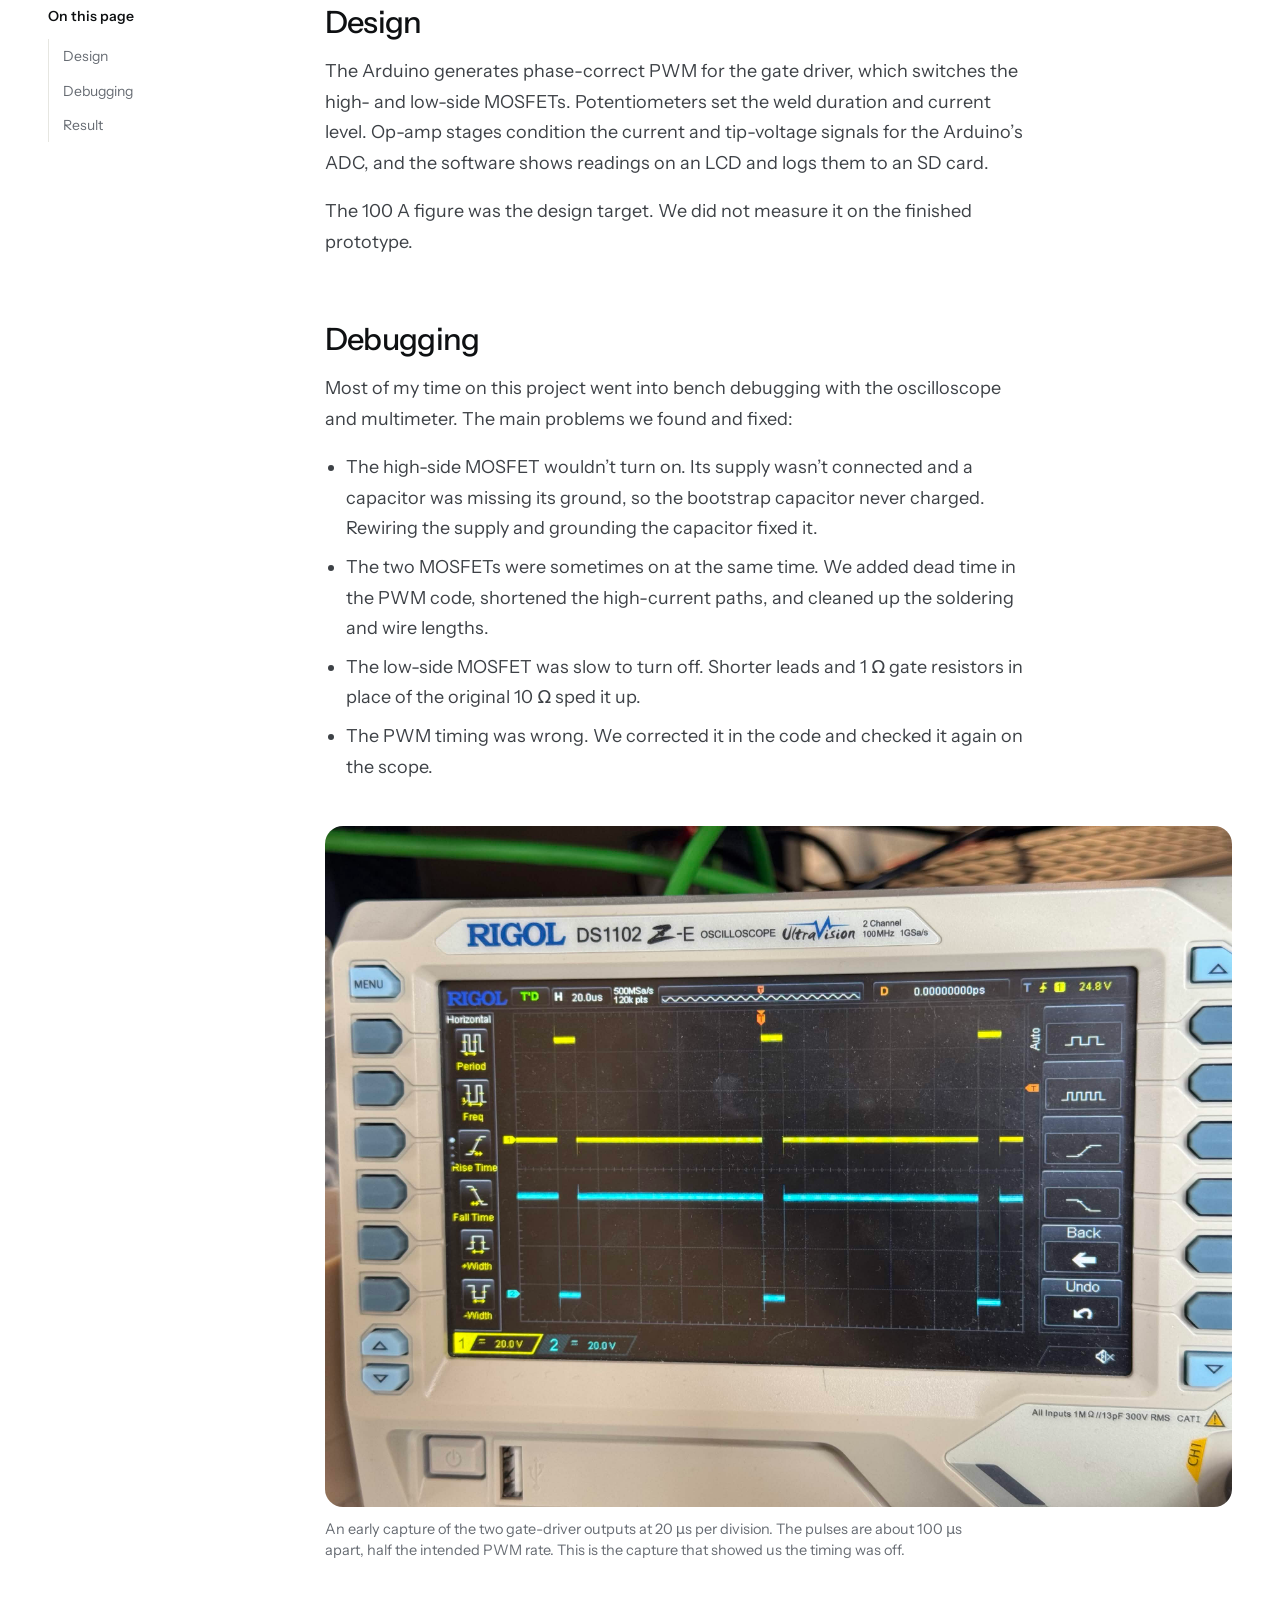
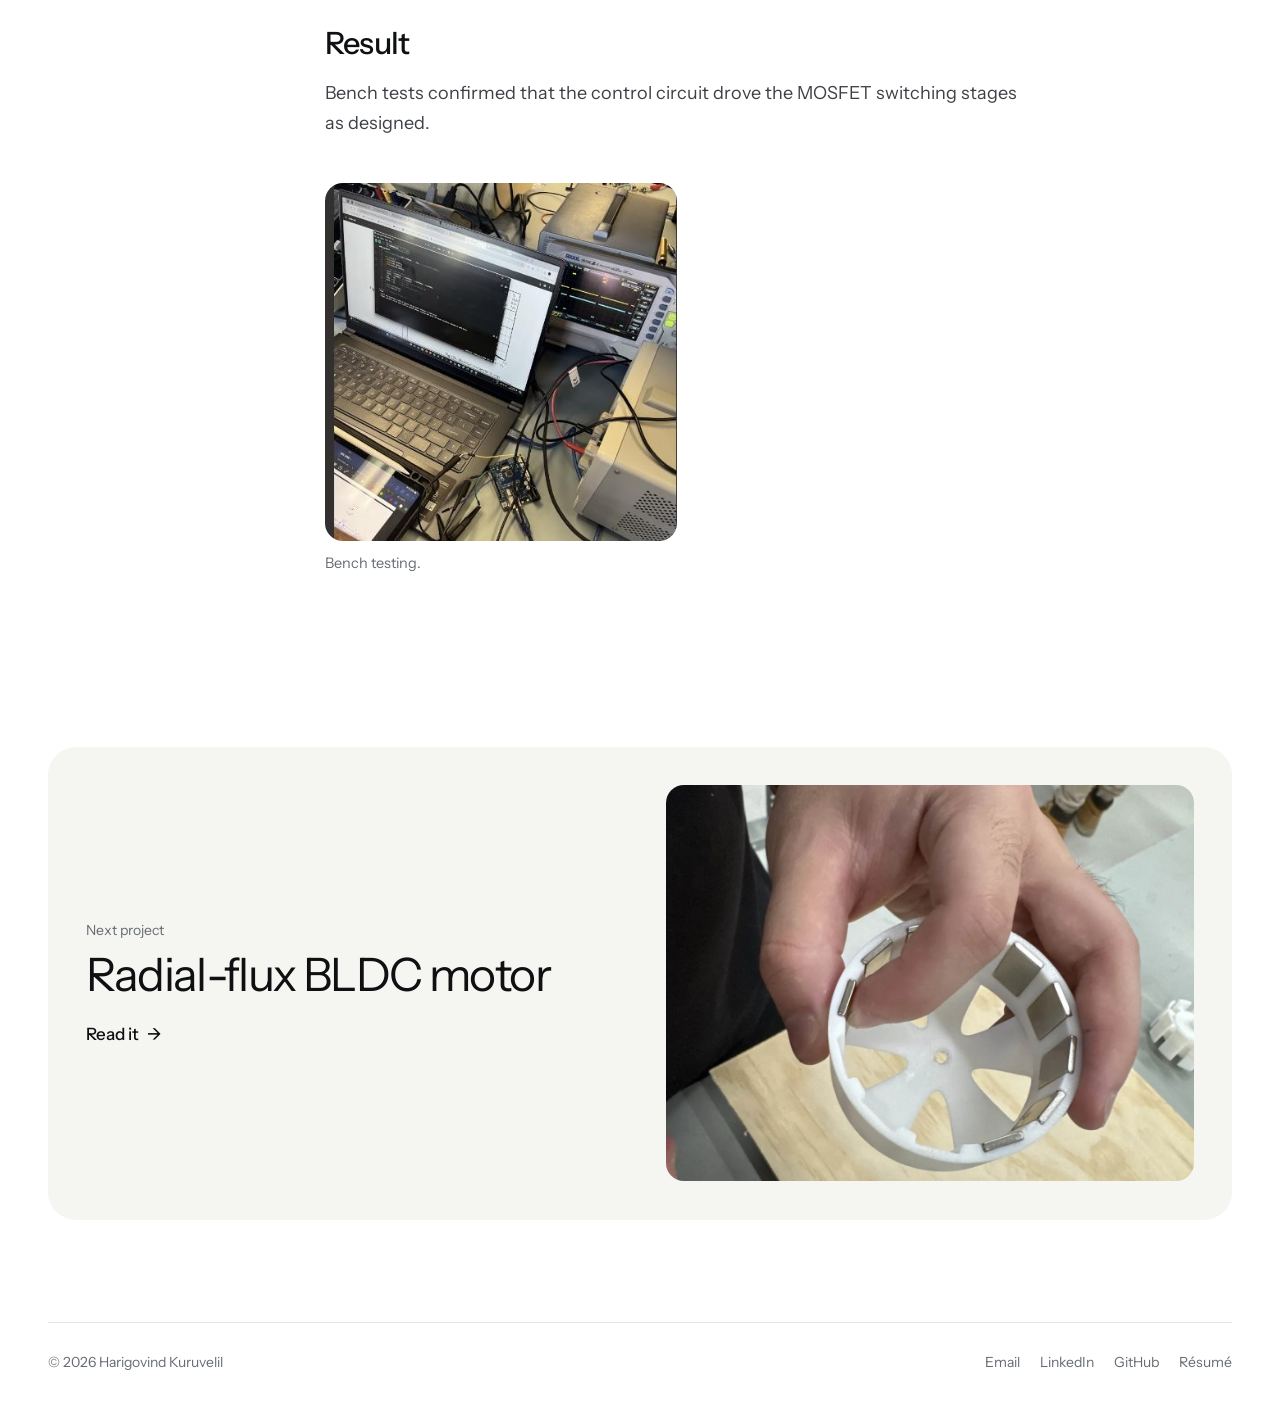
<file: projects/spot-welder-power-supply.html>
<!doctype html>
<html lang="en">
<head>
  <meta charset="utf-8">
  <meta name="viewport" content="width=device-width, initial-scale=1">
  <meta name="theme-color" content="#ffffff">
  <meta name="description" content="A PWM-controlled, high-current supply for a spot welder, built around an Arduino, an IR2011 gate driver, and a high-side/low-side MOSFET pair.">
  <title>Spot welder power supply · Harigovind Kuruvelil</title>
  <link rel="icon" type="image/svg+xml" href="../assets/mark.svg">
  <link rel="preconnect" href="https://fonts.googleapis.com">
  <link rel="preconnect" href="https://fonts.gstatic.com" crossorigin>
  <link rel="stylesheet" href="https://fonts.googleapis.com/css2?family=Instrument+Sans:wght@400..700&display=swap">
  <link rel="stylesheet" href="../styles.css?v=3">
  <script>document.documentElement.classList.add('js');</script>
  <script src="../main.js?v=1" defer></script>
</head>
<body>
  <a class="skip" href="#main">Skip to content</a>
  <div class="progress" aria-hidden="true"><span></span></div>
  <header class="nav solid"><div class="wrap nav-in"><a class="brand" href="../index.html" aria-label="Harigovind Kuruvelil, home"><svg class="mark" viewBox="0 0 24 24" aria-hidden="true"><g stroke-width="2.6" stroke-linecap="round" fill="none"><path d="M9.5 4h5" stroke="#3159f5"/><path d="M18.84 7.15l1.54 4.76" stroke="#0aa5c0"/><path d="M18.73 17l-4.05 2.94" stroke="#c2349b"/><path d="M9.32 19.94L5.28 17" stroke="#e0a400"/><path d="M3.62 11.91l1.54-4.76" stroke="#3159f5"/></g></svg><span>Harigovind Kuruvelil</span></a><nav class="links" aria-label="Site"><a href="../index.html#work">Work</a><a href="../index.html#about">About</a><a href="../index.html#experience">Experience</a><a href="../index.html#contact">Contact</a></nav><a class="btn btn-dark btn-sm" href="../files/Harigovind_Kuruvelil_CV.pdf">Résumé</a></div></header>
  <main id="main">
    <div class="wrap">
      <header class="p-head">
        <a class="back" href="../index.html#work">← All work</a>
        <p class="meta">Power electronics course project · Team · Jan – May 2025</p>
        <h1>Spot welder power supply</h1>
        <p class="p-lead">A PWM-controlled, high-current supply for a spot welder, built around an Arduino, an IR2011 gate driver, and a high-side/low-side MOSFET pair.</p>
        <dl class="p-facts"><div><dt>When</dt><dd>Jan – May 2025</dd></div><div><dt>Team</dt><dd>Course team project</dd></div><div><dt>My part</dt><dd>Bench debugging of the gate driver, bootstrap supply, and switching</dd></div><div><dt>Tools</dt><dd>Arduino, IR2011 gate driver, MOSFETs, op-amps, oscilloscope</dd></div></dl>
      </header>
      <figure class="p-hero wide diagram" data-reveal><a class="full" href="../assets/spot-welder-schematic.png" title="Open full size"><img src="../assets/spot-welder-schematic.png" width="1988" height="1261" alt="Circuit diagram with the Arduino, IR2011 gate driver, high-side and low-side MOSFETs, and op-amp sensing stages" loading="lazy"></a><figcaption>The circuit: Arduino control, gate driver, MOSFETs, and sensing. Click to open full size.</figcaption></figure>
      <div class="p-body">
        <nav class="toc" aria-label="On this page"><p>On this page</p><a href="#design">Design</a><a href="#debugging">Debugging</a><a href="#result">Result</a></nav>
        <article class="prose">
          <h2 id="design">Design</h2>
          <p>The Arduino generates phase-correct PWM for the gate driver, which switches the high- and low-side MOSFETs. Potentiometers set the weld duration and current level. Op-amp stages condition the current and tip-voltage signals for the Arduino’s ADC, and the software shows readings on an LCD and logs them to an SD card.</p>
          <p>The 100&nbsp;A figure was the design target. We did not measure it on the finished prototype.</p>
          <h2 id="debugging">Debugging</h2>
          <p>Most of my time on this project went into bench debugging with the oscilloscope and multimeter. The main problems we found and fixed:</p>
          <ul><li>The high-side MOSFET wouldn’t turn on. Its supply wasn’t connected and a capacitor was missing its ground, so the bootstrap capacitor never charged. Rewiring the supply and grounding the capacitor fixed it.</li><li>The two MOSFETs were sometimes on at the same time. We added dead time in the PWM code, shortened the high-current paths, and cleaned up the soldering and wire lengths.</li><li>The low-side MOSFET was slow to turn off. Shorter leads and 1&nbsp;Ω gate resistors in place of the original 10&nbsp;Ω sped it up.</li><li>The PWM timing was wrong. We corrected it in the code and checked it again on the scope.</li></ul>
          <figure class="wide" data-reveal><img src="../assets/spot-welder-waveform.jpg" width="2880" height="2160" alt="Oscilloscope screen showing two pulse trains, channel 1 in yellow and channel 2 in blue, at 20 microseconds per division" loading="lazy"><figcaption>An early capture of the two gate-driver outputs at 20&nbsp;µs per division. The pulses are about 100&nbsp;µs apart, half the intended PWM rate. This is the capture that showed us the timing was off.</figcaption></figure>
          <h2 id="result">Result</h2>
          <p>Bench tests confirmed that the control circuit drove the MOSFET switching stages as designed.</p>
          <figure class="small" data-reveal><img src="../assets/spot-welder-lab.jpeg" width="429" height="437" alt="Laptop and oscilloscope on a lab bench during testing" loading="lazy"><figcaption>Bench testing.</figcaption></figure>
        </article>
      </div>
      <nav class="next" aria-label="Next project">
        <a class="next-card" href="bldc-motor.html">
          <div><p class="meta">Next project</p><span class="title">Radial-flux BLDC motor</span><span class="arrow">Read it</span></div>
          <div class="img"><img src="../assets/show/bldc-motor.jpg" width="1200" height="900" alt="" loading="lazy"></div>
        </a>
      </nav>
      <footer class="foot-row mini-footer"><p>© <span id="year">2026</span> Harigovind Kuruvelil</p><p class="foot-links"><a href="mailto:harigovind_31@yahoo.com">Email</a><a href="https://www.linkedin.com/in/harigovind-kuruvelil-943b292b0">LinkedIn</a><a href="https://github.com/harikuruvelil">GitHub</a><a href="../files/Harigovind_Kuruvelil_CV.pdf">Résumé</a></p></footer>
    </div>
  </main>
</body>
</html>
</file>
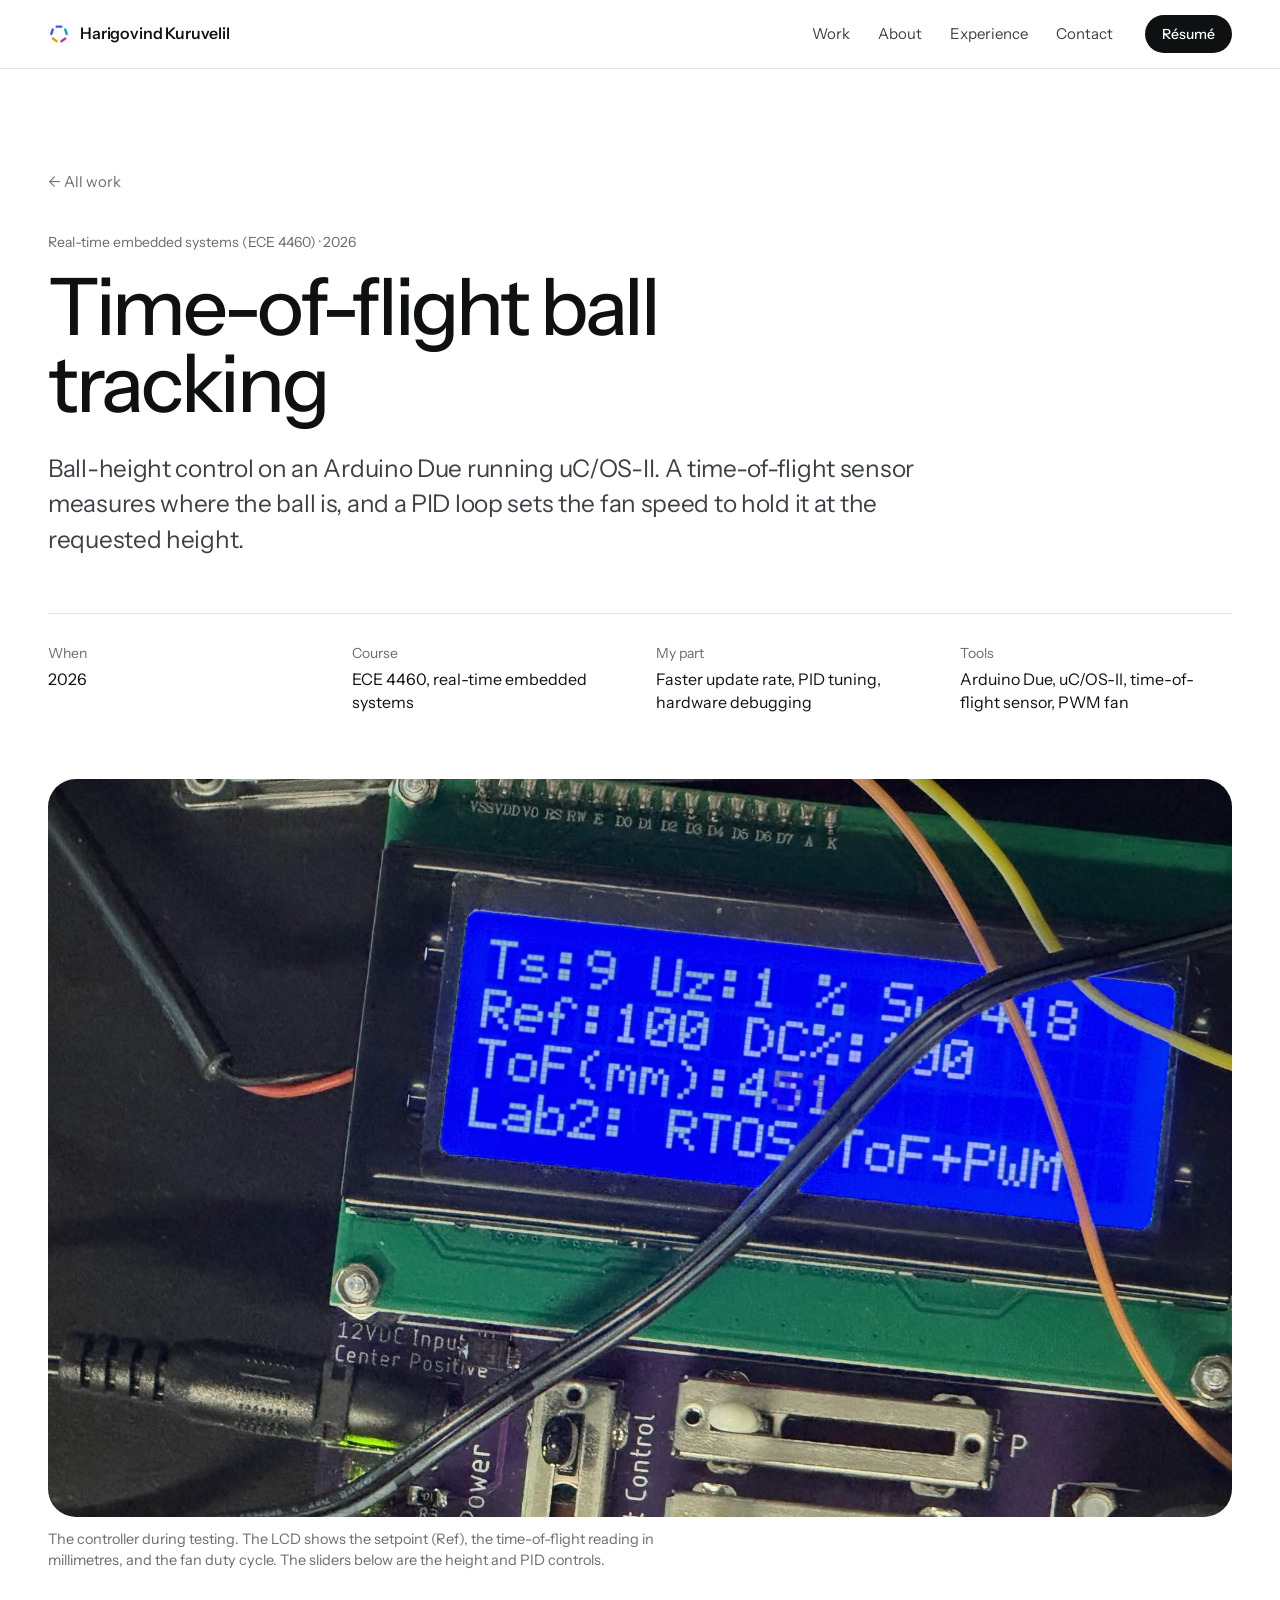
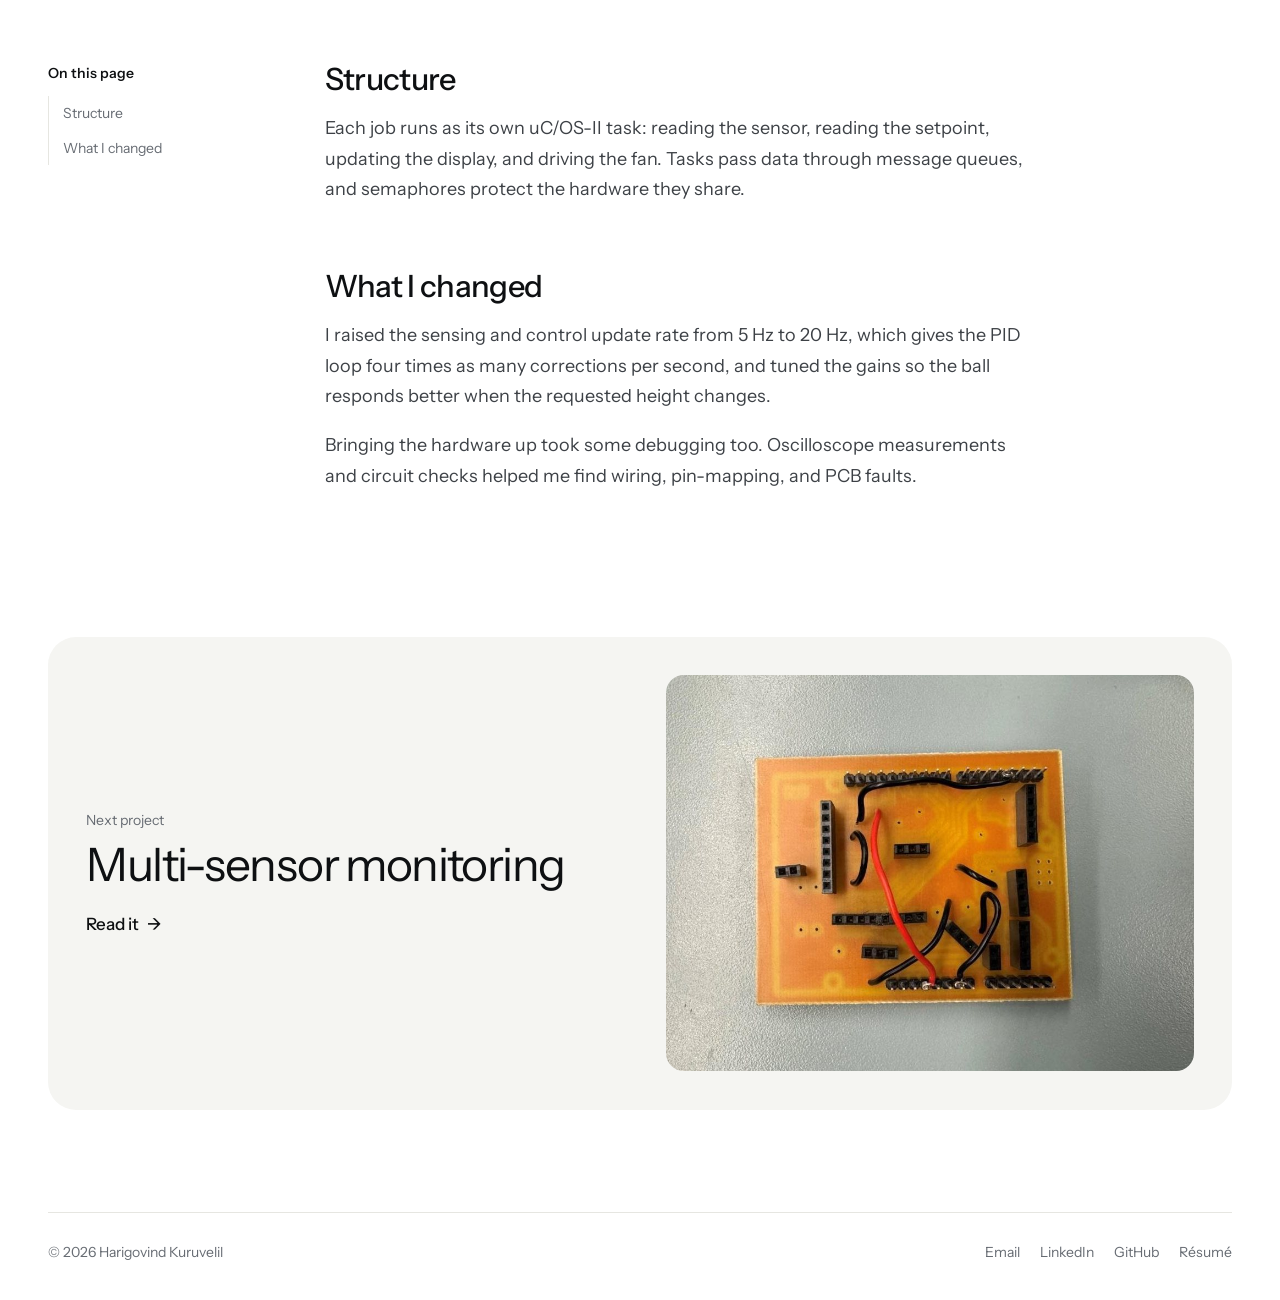
<file: projects/tof-tracking.html>
<!doctype html>
<html lang="en">
<head>
  <meta charset="utf-8">
  <meta name="viewport" content="width=device-width, initial-scale=1">
  <meta name="theme-color" content="#ffffff">
  <meta name="description" content="Ball-height control on an Arduino Due running uC/OS-II. A time-of-flight sensor measures where the ball is, and a PID loop sets the fan speed to hold it at the requested height.">
  <title>Time-of-flight ball tracking · Harigovind Kuruvelil</title>
  <link rel="icon" type="image/svg+xml" href="../assets/mark.svg">
  <link rel="preconnect" href="https://fonts.googleapis.com">
  <link rel="preconnect" href="https://fonts.gstatic.com" crossorigin>
  <link rel="stylesheet" href="https://fonts.googleapis.com/css2?family=Instrument+Sans:wght@400..700&display=swap">
  <link rel="stylesheet" href="../styles.css?v=3">
  <script>document.documentElement.classList.add('js');</script>
  <script src="../main.js?v=1" defer></script>
</head>
<body>
  <a class="skip" href="#main">Skip to content</a>
  <div class="progress" aria-hidden="true"><span></span></div>
  <header class="nav solid"><div class="wrap nav-in"><a class="brand" href="../index.html" aria-label="Harigovind Kuruvelil, home"><svg class="mark" viewBox="0 0 24 24" aria-hidden="true"><g stroke-width="2.6" stroke-linecap="round" fill="none"><path d="M9.5 4h5" stroke="#3159f5"/><path d="M18.84 7.15l1.54 4.76" stroke="#0aa5c0"/><path d="M18.73 17l-4.05 2.94" stroke="#c2349b"/><path d="M9.32 19.94L5.28 17" stroke="#e0a400"/><path d="M3.62 11.91l1.54-4.76" stroke="#3159f5"/></g></svg><span>Harigovind Kuruvelil</span></a><nav class="links" aria-label="Site"><a href="../index.html#work">Work</a><a href="../index.html#about">About</a><a href="../index.html#experience">Experience</a><a href="../index.html#contact">Contact</a></nav><a class="btn btn-dark btn-sm" href="../files/Harigovind_Kuruvelil_CV.pdf">Résumé</a></div></header>
  <main id="main">
    <div class="wrap">
      <header class="p-head">
        <a class="back" href="../index.html#work">← All work</a>
        <p class="meta">Real-time embedded systems (ECE 4460) · 2026</p>
        <h1>Time-of-flight ball tracking</h1>
        <p class="p-lead">Ball-height control on an Arduino Due running uC/OS-II. A time-of-flight sensor measures where the ball is, and a PID loop sets the fan speed to hold it at the requested height.</p>
        <dl class="p-facts"><div><dt>When</dt><dd>2026</dd></div><div><dt>Course</dt><dd>ECE 4460, real-time embedded systems</dd></div><div><dt>My part</dt><dd>Faster update rate, PID tuning, hardware debugging</dd></div><div><dt>Tools</dt><dd>Arduino Due, uC/OS-II, time-of-flight sensor, PWM fan</dd></div></dl>
      </header>
      <figure class="p-hero wide" data-reveal><img src="../assets/tof-controller-upright.jpg" width="1800" height="1350" alt="Controller board with a blue character LCD showing setpoint, distance, and duty cycle, and slide potentiometers below" loading="lazy"><figcaption>The controller during testing. The LCD shows the setpoint (Ref), the time-of-flight reading in millimetres, and the fan duty cycle. The sliders below are the height and PID controls.</figcaption></figure>
      <div class="p-body">
        <nav class="toc" aria-label="On this page"><p>On this page</p><a href="#structure">Structure</a><a href="#what-i-changed">What I changed</a></nav>
        <article class="prose">
          <h2 id="structure">Structure</h2>
          <p>Each job runs as its own uC/OS-II task: reading the sensor, reading the setpoint, updating the display, and driving the fan. Tasks pass data through message queues, and semaphores protect the hardware they share.</p>
          <h2 id="what-i-changed">What I changed</h2>
          <p>I raised the sensing and control update rate from 5&nbsp;Hz to 20&nbsp;Hz, which gives the PID loop four times as many corrections per second, and tuned the gains so the ball responds better when the requested height changes.</p>
          <p>Bringing the hardware up took some debugging too. Oscilloscope measurements and circuit checks helped me find wiring, pin-mapping, and PCB faults.</p>
        </article>
      </div>
      <nav class="next" aria-label="Next project">
        <a class="next-card" href="multi-sensor-monitoring.html">
          <div><p class="meta">Next project</p><span class="title">Multi-sensor monitoring</span><span class="arrow">Read it</span></div>
          <div class="img"><img src="../assets/show/home-monitor.jpg" width="960" height="720" alt="" loading="lazy"></div>
        </a>
      </nav>
      <footer class="foot-row mini-footer"><p>© <span id="year">2026</span> Harigovind Kuruvelil</p><p class="foot-links"><a href="mailto:harigovind_31@yahoo.com">Email</a><a href="https://www.linkedin.com/in/harigovind-kuruvelil-943b292b0">LinkedIn</a><a href="https://github.com/harikuruvelil">GitHub</a><a href="../files/Harigovind_Kuruvelil_CV.pdf">Résumé</a></p></footer>
    </div>
  </main>
</body>
</html>
</file>
<file: styles.css>
:root {
  --bg: #ffffff;
  --soft: #f5f5f2;
  --ink: #0e1012;
  --ink-2: #3d4146;
  --muted: #676c73;
  --faint: #c9ccd1;
  --line: #e6e6e1;
  --dark: #0c0e11;
  --on-dark: #f3f4f6;
  --on-dark-2: #a3a8b0;
  --ch1: #e0a400;
  --ch2: #0aa5c0;
  --ch3: #c2349b;
  --ch4: #3159f5;
  --font: "Instrument Sans", system-ui, -apple-system, "Segoe UI", Roboto, "Helvetica Neue", Arial, sans-serif;
  --ease: cubic-bezier(.2, .7, .1, 1);
  --r-lg: 28px;
  --r-md: 18px;
  --r-sm: 12px;
  --pad: clamp(20px, 4vw, 48px);
  --max: 1240px;
}

*, *::before, *::after { box-sizing: border-box; }

html { -webkit-text-size-adjust: 100%; scroll-behavior: smooth; }

body {
  margin: 0;
  background: var(--bg);
  color: var(--ink);
  font-family: var(--font);
  font-size: 1.0625rem;
  line-height: 1.6;
  -webkit-font-smoothing: antialiased;
  text-rendering: optimizeLegibility;
}

img, video, svg { display: block; max-width: 100%; }
img, video { height: auto; }
a { color: inherit; text-decoration: none; }
p { margin: 0 0 1em; }
h1, h2, h3 { margin: 0; font-weight: 470; }
button { font: inherit; cursor: pointer; }
sub, sup { line-height: 0; }
::selection { background: #dfe6ff; }
:focus-visible { outline: 2px solid var(--ch4); outline-offset: 3px; border-radius: 6px; }

.wrap { width: 100%; max-width: calc(var(--max) + 2 * var(--pad)); margin: 0 auto; padding: 0 var(--pad); }
.sr-only { position: absolute; width: 1px; height: 1px; overflow: hidden; clip: rect(0 0 0 0); white-space: nowrap; }
.skip { position: absolute; left: 16px; top: -60px; z-index: 100; background: var(--ink); color: #fff; padding: 10px 14px; border-radius: 10px; font-size: 14px; }
.skip:focus { top: 12px; }

.meta { font-size: 14px; color: var(--muted); margin: 0; letter-spacing: 0; }
.tools { font-size: 14px; color: var(--muted); margin: 0; }

/* Buttons and links */

.btn {
  display: inline-flex; align-items: center; justify-content: center; gap: 8px;
  height: 48px; padding: 0 24px; border-radius: 999px; border: 1px solid transparent;
  font-size: 16px; font-weight: 500; letter-spacing: -0.005em; white-space: nowrap;
  transition: transform .3s var(--ease), background-color .3s, border-color .3s, color .3s;
}
.btn:hover { transform: translateY(-1px); }
.btn-sm { height: 38px; padding: 0 16px; font-size: 14px; }
.btn-dark { background: var(--ink); color: #fff; }
.btn-dark:hover { background: #2a2e34; }
.btn-line { border-color: var(--line); background: rgba(255, 255, 255, .78); color: var(--ink); }
.btn-line:hover { border-color: var(--ink); }
.btn-light { background: #fff; color: var(--ink); }
.btn-light:hover { background: #e9ebef; }
.btn-ghost { border-color: rgba(255, 255, 255, .22); background: transparent; color: #fff; }
.btn-ghost:hover { border-color: rgba(255, 255, 255, .7); }

.arrow { display: inline-flex; align-items: center; gap: 8px; font-weight: 500; }
.arrow::after { content: "→"; transition: transform .35s var(--ease); }
.arrow:hover::after { transform: translateX(4px); }

/* Nav */

.nav { position: fixed; inset: 0 0 auto; z-index: 50; transition: background-color .35s, box-shadow .35s; }
.nav.scrolled, .nav.solid { background: rgba(255, 255, 255, .82); -webkit-backdrop-filter: saturate(1.6) blur(16px); backdrop-filter: saturate(1.6) blur(16px); box-shadow: 0 1px 0 var(--line); }
.nav-in { display: flex; align-items: center; gap: 32px; height: 68px; }
.brand { display: flex; align-items: center; gap: 10px; font-size: 16px; font-weight: 560; letter-spacing: -0.01em; white-space: nowrap; }
.mark { width: 22px; height: 22px; transition: transform .8s var(--ease); }
.brand:hover .mark { transform: rotate(72deg); }
.links { display: flex; gap: 28px; margin-left: auto; font-size: 15px; color: var(--ink-2); }
.links a { position: relative; padding: 6px 0; }
.links a::after { content: ""; position: absolute; left: 0; right: 0; bottom: 0; height: 1.5px; background: currentColor; transform: scaleX(0); transform-origin: left; transition: transform .4s var(--ease); }
.links a:hover { color: var(--ink); }
.links a:hover::after { transform: scaleX(1); }

/* Hero */

.hero { position: relative; min-height: max(640px, 100svh); display: grid; place-items: center; overflow: hidden; padding: 120px var(--pad) 120px; text-align: center; }
.hero .field { position: absolute; inset: 0; width: 100%; height: 100%; }
.hero-copy { position: relative; max-width: 1200px; }
.hero h1 { font-size: clamp(52px, 9.2vw, 138px); font-weight: 470; letter-spacing: -0.045em; line-height: .95; }
.hero-sub { font-size: clamp(18px, 1.75vw, 23px); line-height: 1.45; color: var(--ink-2); max-width: 640px; margin: 28px auto 0; letter-spacing: -0.01em; }
.hero-actions { display: flex; justify-content: center; flex-wrap: wrap; gap: 12px; margin-top: 36px; }
.fig-note { position: absolute; left: var(--pad); bottom: 28px; display: flex; gap: 10px; align-items: baseline; max-width: min(560px, calc(100% - 2 * var(--pad))); margin: 0; font-size: 13px; line-height: 1.45; color: var(--muted); text-align: left; }
.fig-num { font-weight: 600; color: var(--ink); white-space: nowrap; }

.js .hero-copy > * { opacity: 0; transform: translateY(18px); filter: blur(6px); animation: rise 1.2s var(--ease) forwards; }
.js .hero-copy > :nth-child(2) { animation-delay: .15s; }
.js .hero-copy > :nth-child(3) { animation-delay: .3s; }
.js .fig-note { opacity: 0; animation: rise 1.2s .8s var(--ease) forwards; }
@keyframes rise { to { opacity: 1; transform: none; filter: none; } }

/* Sections */

.section { padding: clamp(96px, 12vw, 168px) 0; }
.h2 { font-size: clamp(38px, 4.8vw, 66px); font-weight: 470; letter-spacing: -0.038em; line-height: 1.02; }
.section-head { display: flex; align-items: flex-end; justify-content: space-between; gap: 24px; margin-bottom: clamp(40px, 5vw, 64px); }
.section-note { font-size: 15px; color: var(--muted); margin: 0; }

.js [data-reveal] { opacity: 0; transform: translateY(28px); transition: opacity 1s var(--ease), transform 1s var(--ease); transition-delay: calc(var(--d, 0) * 90ms); }
.js [data-reveal].in { opacity: 1; transform: none; }

/* About */

.about { padding-top: clamp(80px, 10vw, 140px); }
.statement { font-size: clamp(28px, 3.5vw, 50px); line-height: 1.16; letter-spacing: -0.028em; font-weight: 450; max-width: 1120px; margin: 0; }
.statement .w { transition: color .5s var(--ease); }
.statement.is-dim .w { color: var(--faint); }
.statement.is-dim .w.on { color: var(--ink); }
.about-grid { display: grid; grid-template-columns: 7fr 5fr; gap: clamp(32px, 6vw, 96px); margin-top: clamp(56px, 7vw, 96px); padding-top: 40px; border-top: 1px solid var(--line); }
.about-text p { font-size: clamp(18px, 1.5vw, 21px); line-height: 1.55; color: var(--ink-2); max-width: 34em; }
.facts { display: grid; grid-template-columns: 1fr 1fr; gap: 28px 32px; margin: 0; align-content: start; }
.facts dt { font-size: 14px; color: var(--muted); margin-bottom: 4px; }
.facts dd { margin: 0; font-size: 18px; line-height: 1.4; }

/* Work */

.work { padding-top: 0; }
.feature { background: var(--dark); color: var(--on-dark); border-radius: var(--r-lg); overflow: hidden; }
.feature-media { position: relative; display: block; aspect-ratio: 1280 / 528; background: #000; }
.feature-media video { width: 100%; height: 100%; object-fit: cover; }
.feature-media::after { content: ""; position: absolute; inset: auto 0 0; height: 45%; background: linear-gradient(rgba(12, 14, 17, 0), var(--dark)); pointer-events: none; }
.feature-body { display: grid; grid-template-columns: 5fr 7fr; gap: clamp(24px, 4vw, 64px); padding: 8px clamp(24px, 4vw, 56px) clamp(28px, 4vw, 56px); margin-top: -24px; position: relative; }
.feature .meta { color: var(--on-dark-2); }
.feature h3 { font-size: clamp(30px, 3.4vw, 48px); letter-spacing: -0.032em; line-height: 1.04; margin-top: 10px; }
.feature h3 a:hover { color: #fff; text-decoration: underline; text-decoration-thickness: 1.5px; text-underline-offset: .12em; }
.feature p { color: #c9cdd3; font-size: 18px; line-height: 1.6; margin-bottom: 28px; }
.stats { display: grid; grid-template-columns: repeat(3, 1fr); gap: 20px; padding-top: 24px; margin-bottom: 30px; border-top: 1px solid rgba(255, 255, 255, .12); }
.stat .num { display: block; font-size: clamp(24px, 2.4vw, 34px); font-weight: 480; letter-spacing: -0.02em; color: #fff; font-variant-numeric: tabular-nums; }
.stat .lbl { display: block; margin-top: 6px; font-size: 13.5px; line-height: 1.4; color: var(--on-dark-2); }
.feature .arrow { color: #fff; }

.showcase { display: grid; grid-template-columns: 1fr 1fr; gap: clamp(32px, 6vw, 96px); margin-top: clamp(48px, 7vw, 96px); }
.show-item { min-height: 76vh; display: flex; flex-direction: column; justify-content: center; padding: 48px 0; opacity: .28; transition: opacity .6s var(--ease); }
.show-item.active { opacity: 1; }
.show-item:last-child { min-height: 58vh; }
.show-item h3 { font-size: clamp(30px, 3vw, 44px); letter-spacing: -0.03em; line-height: 1.06; margin: 10px 0 0; }
.show-item h3 a:hover { text-decoration: underline; text-decoration-thickness: 1.5px; text-underline-offset: .12em; }
.show-item > p:not(.meta):not(.tools):not(.metric) { font-size: 18px; color: var(--ink-2); max-width: 32em; }
.metric { margin: 26px 0 22px; }
.metric .num { display: block; font-size: clamp(40px, 4.6vw, 64px); font-weight: 460; letter-spacing: -0.045em; line-height: 1; font-variant-numeric: tabular-nums; }
.metric .lbl { display: block; margin-top: 8px; font-size: 14px; color: var(--muted); }
.show-item .tools { margin-bottom: 18px; }
.show-item .inline-media { display: none; }
.show-media { position: sticky; top: max(96px, calc(50vh - min(17vw, 218px))); align-self: start; }
.show-frame { position: relative; aspect-ratio: 4 / 3; border-radius: var(--r-lg); overflow: hidden; background: var(--soft); }
.show-frame .m { position: absolute; inset: 0; width: 100%; height: 100%; object-fit: cover; opacity: 0; transform: scale(1.05); transition: opacity .8s var(--ease), transform 1.4s var(--ease); }
.show-frame .m.active { opacity: 1; transform: none; }

.chart-media { background: var(--soft); }
.chart-media:empty { display: none !important; }
.pf-chart { width: 100%; height: 100%; font-family: var(--font); }
.pf-title { font-size: 26px; font-weight: 500; letter-spacing: -0.02em; fill: var(--ink); }
.pf-sub { font-size: 15px; fill: var(--muted); }
.pf-grid line { stroke: #dddcd5; stroke-width: 1; }
.pf-axis text { font-size: 13px; fill: var(--muted); }
.pf-area { fill: rgba(49, 89, 245, .08); opacity: 0; transition: opacity 1s .6s var(--ease); }
.pf-line { fill: none; stroke: var(--ch4); stroke-width: 3; stroke-linejoin: round; stroke-dasharray: 1; stroke-dashoffset: 1; transition: stroke-dashoffset 1.6s .2s var(--ease); }
.pf-pts circle { fill: var(--ch4); stroke: var(--soft); stroke-width: 3; opacity: 0; transition: opacity .4s var(--ease); }
.pf-label { font-size: 14px; font-weight: 600; fill: var(--ink); opacity: 0; transition: opacity .6s 1.4s; }
.active .pf-area, .active .pf-label { opacity: 1; }
.active .pf-line { stroke-dashoffset: 0; }
.active .pf-pts circle { opacity: 1; }
.active .pf-pts circle:nth-child(1) { transition-delay: .3s; }
.active .pf-pts circle:nth-child(2) { transition-delay: .5s; }
.active .pf-pts circle:nth-child(3) { transition-delay: .7s; }
.active .pf-pts circle:nth-child(4) { transition-delay: .9s; }
.active .pf-pts circle:nth-child(5) { transition-delay: 1.1s; }
.active .pf-pts circle:nth-child(6) { transition-delay: 1.3s; }
.active .pf-pts circle:nth-child(7) { transition-delay: 1.5s; }

/* Skills */

.skills { background: var(--soft); }
.skill-grid { display: grid; grid-template-columns: repeat(4, minmax(0, 1fr)); gap: clamp(24px, 3vw, 40px); }
.skill { background: var(--bg); border-radius: var(--r-md); padding: 28px 26px 30px; }
.ch { display: inline-block; font-size: 12px; font-weight: 600; letter-spacing: .02em; line-height: 1; padding: 6px 8px; border-radius: 6px; color: #fff; }
.ch1 { background: var(--ch1); color: #241a00; }
.ch2 { background: var(--ch2); }
.ch3 { background: var(--ch3); }
.ch4 { background: var(--ch4); }
.skill h3 { font-size: 21px; font-weight: 540; letter-spacing: -0.015em; margin: 20px 0 14px; }
.skill ul { list-style: none; margin: 0 0 18px; padding: 0; font-size: 16px; line-height: 1.85; color: var(--ink-2); }
.learning { margin: 40px 0 0; font-size: 16px; color: var(--ink-2); }

/* Experience */

.tl-axis, .tl-row { display: grid; grid-template-columns: 5fr 7fr; gap: clamp(24px, 5vw, 80px); }
.tl-years { position: relative; height: 28px; font-size: 13px; color: var(--muted); }
.tl-years span { position: absolute; left: var(--x); top: 0; transform: translateX(-1px); }
.tl-row { padding: 36px 0; border-top: 1px solid var(--line); }
.tl-row h3 { font-size: clamp(24px, 2.2vw, 30px); letter-spacing: -0.022em; line-height: 1.15; margin-top: 8px; }
.tl-row .org { margin: 4px 0 14px; color: var(--ink-2); }
.tl-row p:last-child { margin-bottom: 0; color: var(--ink-2); max-width: 36em; }
.tl-track { position: relative; height: 56px; align-self: center; background-image: repeating-linear-gradient(to right, var(--line) 0 1px, transparent 1px calc(100% / 6)); }
.tl-bar { position: absolute; top: 50%; left: var(--s); width: calc(var(--e) - var(--s)); height: 12px; margin-top: -6px; border-radius: 99px; background: linear-gradient(90deg, var(--c) var(--split, 100%), color-mix(in srgb, var(--c) 28%, #fff) var(--split, 100%)); transform-origin: left; transform: scaleX(0); transition: transform 1.6s .2s var(--ease); }
.tl-row.in .tl-bar, html:not(.js) .tl-bar { transform: none; }
.tl-now { position: absolute; top: -10px; bottom: -10px; left: var(--now); width: 1.5px; background: var(--ink); }
.timeline .tl-row:last-child .tl-now::after { content: "Today"; position: absolute; top: 100%; left: 50%; transform: translate(-50%, 6px); font-size: 12px; font-weight: 600; white-space: nowrap; }

/* Contact */

.contact { padding-top: 0; }
.contact-card { position: relative; overflow: hidden; background: var(--dark); color: #fff; border-radius: var(--r-lg); min-height: 560px; display: flex; align-items: flex-end; padding: clamp(36px, 6vw, 88px); }
.contact-card .field { position: absolute; inset: 0; width: 100%; height: 100%; }
.contact-copy { position: relative; max-width: 940px; }
.contact-card .h2 { font-size: clamp(44px, 6.4vw, 96px); }
.contact-card p { font-size: clamp(18px, 1.6vw, 21px); color: #c9cdd3; max-width: 30em; margin: 20px 0 0; }
.contact-actions { display: flex; flex-wrap: wrap; gap: 12px; margin-top: 36px; }

/* Footer */

.footer { padding: clamp(56px, 8vw, 96px) 0 36px; overflow: hidden; }
.wordmark { display: flex; margin: 0 0 0 -0.04em; font-size: clamp(40px, 15.5vw, 222px); white-space: nowrap; font-weight: 480; letter-spacing: -0.05em; line-height: 1; padding: .08em 0; user-select: none; }
.wordmark span { display: inline-block; animation: wave 6s ease-in-out infinite; animation-delay: calc(var(--i) * -0.45s); }
@keyframes wave { 0%, 100% { transform: translateY(-0.055em); } 50% { transform: translateY(0.055em); } }
.foot-row { display: flex; justify-content: space-between; flex-wrap: wrap; gap: 12px 24px; margin-top: 28px; padding-top: 24px; border-top: 1px solid var(--line); font-size: 14px; color: var(--muted); }
.foot-row p { margin: 0; }
.foot-links { display: flex; flex-wrap: wrap; gap: 20px; }
.foot-links a:hover { color: var(--ink); }

/* Project pages */

.progress { position: fixed; inset: 0 0 auto; height: 2px; z-index: 60; pointer-events: none; }
.progress span { display: block; height: 100%; background: var(--ink); transform-origin: left; transform: scaleX(0); }
.p-head { padding-top: clamp(116px, 14vw, 168px); }
.back { font-size: 15px; color: var(--muted); }
.back:hover { color: var(--ink); }
.p-head .meta { margin-top: 36px; }
.p-head h1 { font-size: clamp(42px, 6.2vw, 92px); letter-spacing: -0.042em; line-height: .98; margin-top: 14px; max-width: 15ch; }
.p-lead { font-size: clamp(19px, 1.9vw, 25px); line-height: 1.45; letter-spacing: -0.012em; color: var(--ink-2); max-width: 36em; margin: 28px 0 0; }
.p-facts { display: grid; grid-template-columns: repeat(4, minmax(0, 1fr)); gap: 24px 32px; margin: 56px 0 0; padding-top: 28px; border-top: 1px solid var(--line); }
.p-facts dt { font-size: 14px; color: var(--muted); margin-bottom: 4px; }
.p-facts dd { margin: 0; font-size: 16px; line-height: 1.45; }
.p-hero { margin: clamp(40px, 5vw, 64px) 0 0; }
.p-hero img, .p-hero video { width: 100%; border-radius: var(--r-lg); background: var(--soft); }
.p-hero.wide img { max-height: 82vh; object-fit: cover; object-position: 50% 30%; }
.p-hero.diagram img { background: #fff; border: 1px solid var(--line); }
.p-hero.tall { display: flex; flex-direction: column; align-items: center; }
.p-hero.tall video, .p-hero.tall img { width: auto; max-height: 78vh; }
.p-hero figcaption { font-size: 14.5px; line-height: 1.5; color: var(--muted); margin-top: 12px; max-width: 46em; }
.p-body { display: grid; grid-template-columns: 200px minmax(0, 1fr); gap: clamp(32px, 6vw, 96px); margin-top: clamp(56px, 7vw, 96px); }
.toc { position: sticky; top: 104px; align-self: start; font-size: 14px; }
.toc p { margin: 0 0 12px; color: var(--ink); font-weight: 560; }
.toc a { display: block; padding: 6px 0 6px 14px; border-left: 1.5px solid var(--line); color: var(--muted); transition: color .3s, border-color .3s; }
.toc a:hover { color: var(--ink); }
.toc a.active { border-color: var(--ink); color: var(--ink); }

.prose { font-size: 18px; line-height: 1.7; color: var(--ink-2); }
.prose > * { max-width: 700px; }
.prose > .wide, .prose > .pair, .prose > .table-wrap { max-width: none; }
.prose h2 { font-size: clamp(26px, 2.4vw, 34px); font-weight: 500; letter-spacing: -0.022em; line-height: 1.15; color: var(--ink); margin: 64px 0 16px; scroll-margin-top: 100px; }
.prose h2:first-child { margin-top: 0; }
.prose ul { padding-left: 1.2em; margin: 0 0 1.2em; }
.prose li { margin-bottom: .45em; }
.prose i { font-style: italic; }
.prose figure { margin: 44px 0; }
.prose figure img, .prose figure video { border-radius: var(--r-md); background: var(--soft); }
.prose figure.wide img, .prose figure.wide video { width: 100%; }
.prose figure.diagram img { background: #fff; border: 1px solid var(--line); }
.prose figure.tall video, .prose figure.tall img { max-height: 76vh; width: auto; }
.prose figure.small img { width: auto; max-width: min(100%, 22rem); }
.prose figcaption { font-size: 14.5px; line-height: 1.5; color: var(--muted); margin-top: 12px; max-width: 46em; }
.prose figure a.full { display: block; }
.pair { display: grid; grid-template-columns: 1fr 1fr; gap: 16px; margin: 44px 0; }
.pair figure { margin: 0; }
.pair img { width: 100%; aspect-ratio: 3 / 4; object-fit: cover; }
.math { background: var(--soft); border-radius: var(--r-sm); padding: 18px 22px; margin: 28px 0; font-size: 20px; color: var(--ink); }
.math .eq { display: block; overflow-x: auto; white-space: nowrap; }
.math small { display: block; font-size: 14px; color: var(--muted); margin-top: 6px; }
.table-wrap { overflow-x: auto; margin: 28px 0; }
.prose table { border-collapse: collapse; width: 100%; font-size: 15px; font-variant-numeric: tabular-nums; color: var(--ink); }
.prose caption { text-align: left; font-weight: 560; padding-bottom: 10px; }
.prose th, .prose td { text-align: right; padding: 10px 0 10px 16px; border-bottom: 1px solid var(--line); white-space: nowrap; }
.prose th:first-child, .prose td:first-child { text-align: left; padding-left: 0; }
.prose thead th { font-weight: 560; border-bottom-color: var(--ink); white-space: normal; vertical-align: bottom; }
.table-note { font-size: 14px; color: var(--muted); }
.chart { margin: 28px 0 36px; }
.chart svg { width: 100%; height: auto; font-family: var(--font); }
.chart .grid line { stroke: var(--line); }
.chart .axis text { fill: var(--muted); font-size: 13px; }
.chart .line { fill: none; stroke: var(--ch4); stroke-width: 2.5; }
.chart .pt { fill: var(--ch4); stroke: var(--bg); stroke-width: 2; }
.chart .pt-hit { fill: transparent; }
.chart .label { fill: var(--ink); font-size: 13px; }

.next { margin-top: clamp(80px, 10vw, 140px); }
.next-card { display: grid; grid-template-columns: 1fr 1fr; align-items: center; gap: clamp(24px, 4vw, 64px); background: var(--soft); border-radius: var(--r-lg); padding: clamp(24px, 3vw, 40px); overflow: hidden; }
.next-card .meta { margin-bottom: 10px; }
.next-card .title { display: block; font-size: clamp(30px, 3.6vw, 52px); letter-spacing: -0.035em; line-height: 1.04; }
.next-card .arrow { margin-top: 22px; }
.next-card .img { border-radius: var(--r-md); overflow: hidden; aspect-ratio: 4 / 3; background: #fff; }
.next-card img { width: 100%; height: 100%; object-fit: cover; transition: transform 1.2s var(--ease); }
.next-card:hover img { transform: scale(1.04); }
.next-card:hover .arrow::after { transform: translateX(4px); }
.mini-footer { margin-top: clamp(64px, 8vw, 104px); padding: 28px 0 36px; border-top: 1px solid var(--line); }

/* Responsive */

@media (max-width: 1080px) {
  .skill-grid { grid-template-columns: repeat(2, minmax(0, 1fr)); }
  .p-facts { grid-template-columns: repeat(2, minmax(0, 1fr)); }
}

@media (max-width: 900px) {
  .links { display: none; }
  .nav-in .btn { margin-left: auto; }
  .about-grid, .feature-body, .tl-axis, .tl-row { grid-template-columns: 1fr; }
  .showcase { grid-template-columns: 1fr; gap: 0; }
  .show-media { display: none; }
  .show-item { min-height: 0; opacity: 1; padding: 0 0 72px; }
  .show-item .inline-media { display: block; width: 100%; aspect-ratio: 4 / 3; object-fit: cover; border-radius: var(--r-md); margin-bottom: 28px; }
  .tl-axis > div:first-child { display: none; }
  .tl-track { height: 40px; }
  .p-body { grid-template-columns: 1fr; }
  .toc { display: none; }
  .next-card { grid-template-columns: 1fr; }
  .next-card .img { order: -1; }
}

@media (max-width: 640px) {
  body { font-size: 1rem; }
  .hero { padding-top: 104px; padding-bottom: 132px; }
  .hero-actions .btn { flex: 1 1 auto; }
  .fig-note { bottom: 20px; font-size: 12px; }
  .stats { grid-template-columns: 1fr; gap: 16px; }
  .facts { grid-template-columns: 1fr 1fr; gap: 22px 20px; }
  .skill-grid { grid-template-columns: 1fr; }
  .contact-card { min-height: 520px; }
  .contact-actions .btn { flex: 1 1 auto; }
  .pair { grid-template-columns: 1fr; }
  .pair img { aspect-ratio: auto; }
  .prose { font-size: 17px; }
  .prose table { font-size: 13px; }
  .prose th, .prose td { padding-left: 10px; }
  .section-head { flex-direction: column; align-items: flex-start; gap: 8px; }
}

@media (prefers-reduced-motion: reduce) {
  html { scroll-behavior: auto; }
  *, *::before, *::after { transition-duration: .01ms !important; animation: none !important; }
  .js [data-reveal], .js .hero-copy > *, .js .fig-note { opacity: 1; transform: none; filter: none; }
  .wordmark span { transform: translateY(calc(sin(calc(var(--i) * 0.7rad)) * 0.055em)); }
  .tl-bar { transform: none; }
  .show-frame .m { transform: none; }
}

@media print {
  .nav, .skip, .field, .progress, .toc { display: none; }
  .js [data-reveal] { opacity: 1; transform: none; }
}
</file>
